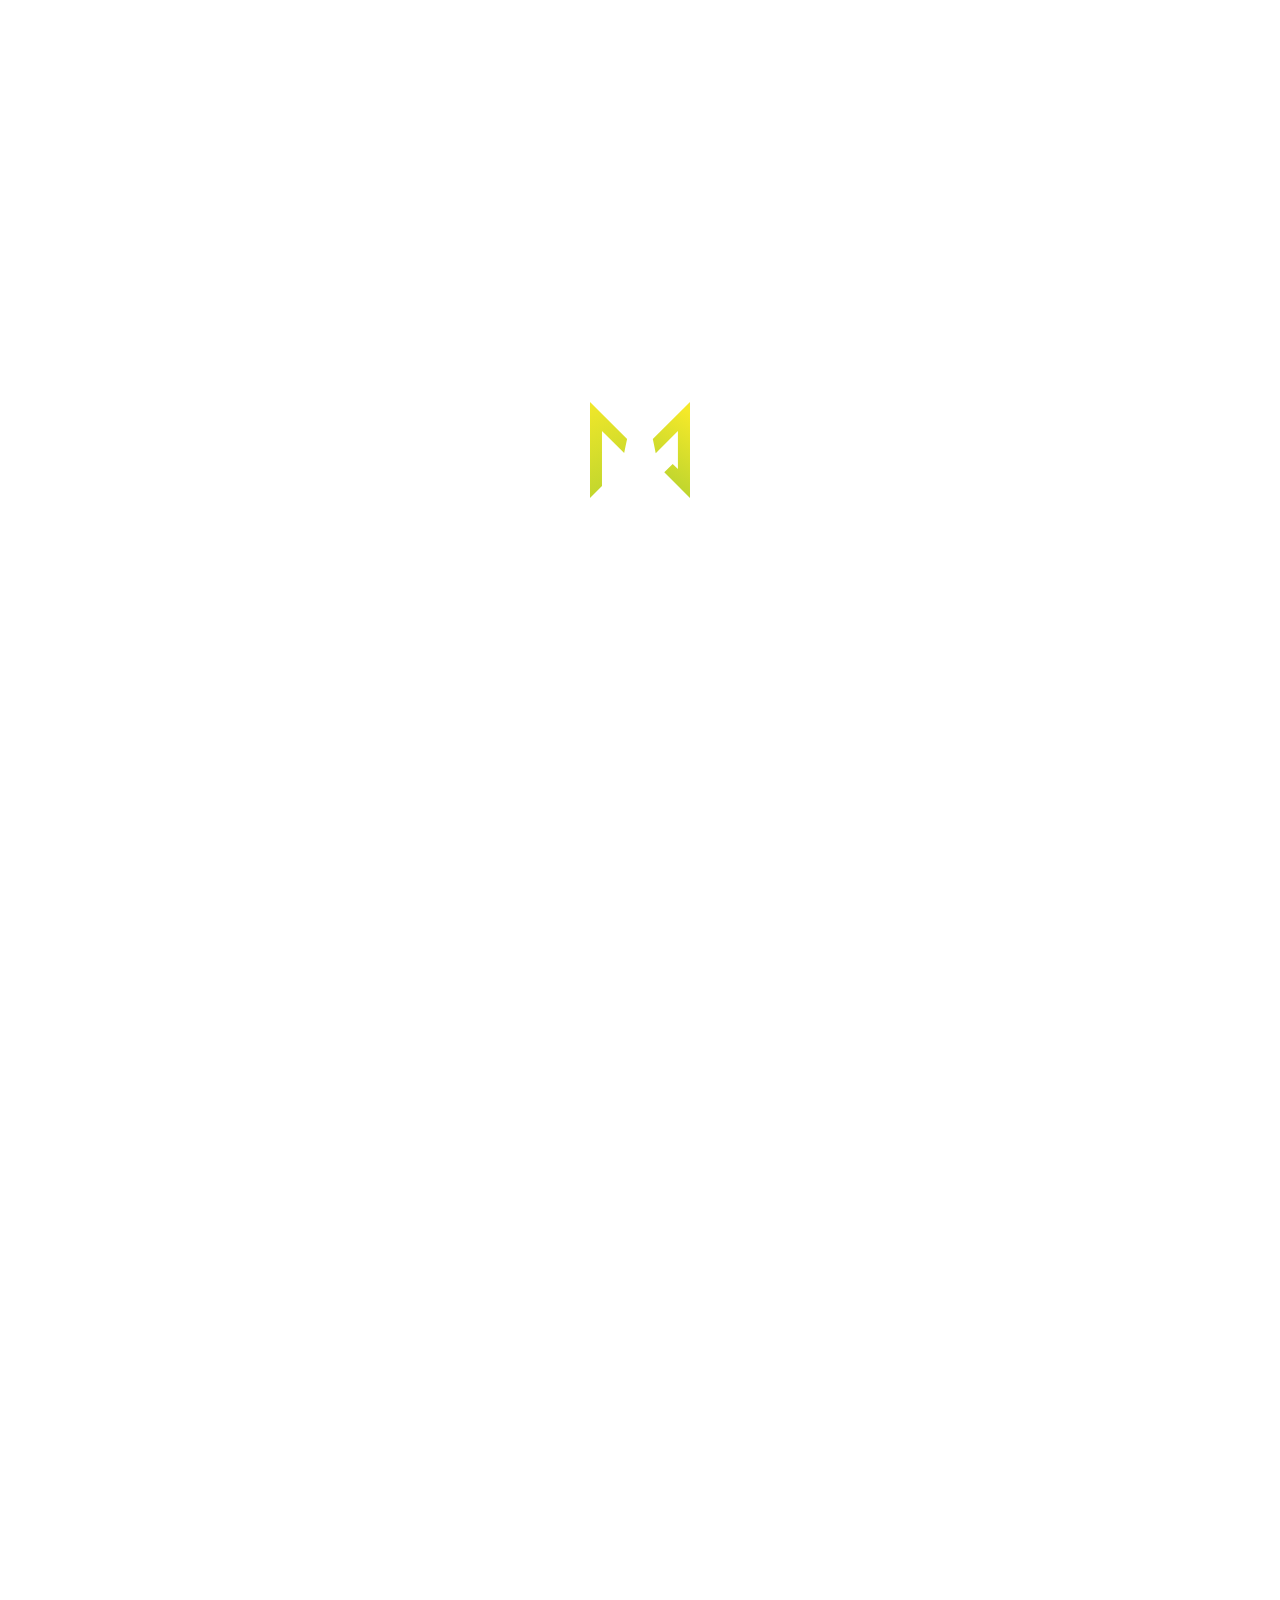
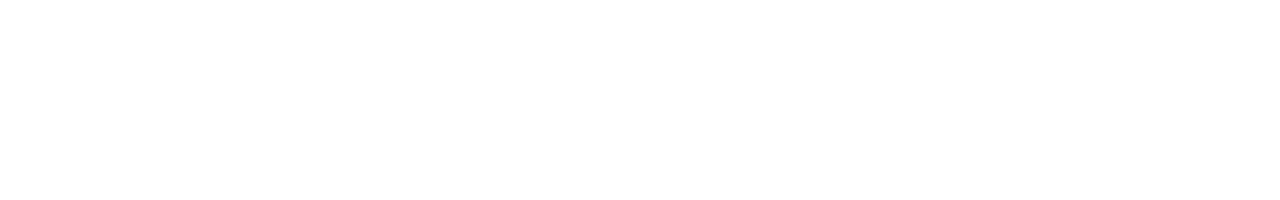
<file: index.html>
<!DOCTYPE html>
<!--[if lt IE 7]>      <html class="no-js lt-ie9 lt-ie8 lt-ie7"> <![endif]-->
<!--[if IE 7]>         <html class="no-js lt-ie9 lt-ie8"> <![endif]-->
<!--[if IE 8]>         <html class="no-js lt-ie9"> <![endif]-->
<!--[if gt IE 8]><!--> <html class="no-js"> <!--<![endif]-->
    <head>
        <meta charset="utf-8">
        <meta http-equiv="X-UA-Compatible" content="IE=edge,chrome=1">
        <title>Jacky Meng</title>
        <meta name="description" content="This is Jacky Meng's Portfolio Site">
        <meta name="viewport" content="width=device-width">
        <meta http-equiv="cache-control" content="no-cache" />
        <meta http-equiv="expires" content="0" />
        <meta http-equiv="pragma" content="no-cache" />
        <link rel='shortcut icon' href='favicon.ico' type='image/x-icon'/ >
        <link rel="stylesheet" type="text/css" href="css/jquery.fullPage.min.css" />
        <link rel="stylesheet" type="text/css" href="css/hamburgers.css" />
        <link rel="stylesheet" type="text/css" href="css/style.css">
        <link href="https://fonts.googleapis.com/css2?family=Roboto:ital,wght@0,300;0,400;0,700;0,900;1,500&display=swap" rel="stylesheet">
		<link href="https://fonts.googleapis.com/css?family=Nunito:400,700" rel="stylesheet">
        <script src="js/jquery-3.3.1.min.js"></script>
        <script src="js/jquery-ui.min.js"></script>
        <script src="js/vendor/modernizr-2.6.2.min.js"></script>
    </head>
    <body class="homepage">
        <div id="load_screen">
            <div class="preload">
                <img class="logoAnimation" src="img/logo.svg" alt="loading">
            </div>
        </div>
        <nav>
            <a href="index.html"><img class="logosvg" src="img/logo_name.svg" alt="logo"></a>
            <div onclick="toggleNav()" class="hamburger hamburger--emphatic-r" type="button">
              <span class="hamburger-box">
                <span class="hamburger-inner"></span>
              </span>
            </div>
        </nav>
        <div class="menu" id="menu">
            <ul>
                <a href="index.html#portfolio"><li class="category" id="uiux">UI/UX Project</li></a>
                <a href="project5.html" id="project5">
                    <li>Simply Breakfast</li>
                </a>
                <a href="roadtothefuture.html" id="project2">
                    <li>Road to the Future</li>
                </a>
                <a href="rade.html" id="project1">
                    <li>RADE</li>
                </a>
                <a href="project3.html" id="project3">
                    <li>Dragon Slayer</li>
                </a>
                <a href="index.html#portfolio"><li class="category"id="web">Web Development</li></a>
                <a href="project6.html" id="project6">
                    <li>Bunny Time</li>
                </a>
                <a href="project7.html" id="project7">
                    <li>Lombard Street</li>
                </a>
                <a href="index.html#portfolio"><li class="category"id="type">Type Design</li></a>
                <a href="project8.html" id="project8">
                    <li>Venom</li>
                </a>
                <a href="index.html#portfolio"><li class="category"id="photography">Photography</li></a>
                <a href="project9.html" id="project9">
                    <li>ChinaGuide</li>
                </a>
                <a href="index.html#portfolio">
                <li class="category"id="visual">Visual Design</li>
                </a>
                <a href="project4.html" id="project4">
                    <li>Miscellaneous Works</li>
                </a>
                <a href="#about">
                    <li class="category" style="cursor: pointer;">About</li>
                </a>
            </ul>
        </div>
        <div id="fullpage" class="content">
        <div class="portfolio section">
            <div class="works">
                <a href="rade.html">
                     <div class="work1"></div>
                 </a>
                 <a href="roadtothefuture.html">
                     <div class="work2"></div>
                 </a>
                 <a href="project3.html">
                     <div class="work3"></div>
                 </a>
                 <a href="project4.html">
                     <div class="work4"></div>
                 </a>
                 <a href="project5.html">
                     <div class="work5"></div>
                 </a>
                 <a href="project6.html">
                     <div class="work6"></div>
                 </a>
                 <a href="project7.html">
                     <div class="work7"></div>
                 </a>
                 <a href="project8.html">
                     <div class="work8"></div>
                 </a>
                 <a href="project9.html">
                     <div class="work9"></div>
                 </a> 
            </div>
        </div>
        <div class="about section">
            <div class="aboutContent">
                <img class="aboutImg" src="img/photo.jpg" alt="">
                <img class="aboutTexts" src="img/aboutTexts.svg" alt="">
                <p class="content">My name is Jacky Meng. I graduated from the Web Design & New Media major at Academy of Art University in May 2018. I am proficient in UI/UX design and web development languages like HTML, CSS, and JavaScript. I believe with my skill and creativity, I could bring a lot of brilliant ideas to your company.</p>
            </div>
        </div>
        </div>
        <script type="text/javascript" src="js/jquery.fullPage.min.js"></script>
        <script src="js/main.js"></script>
    </body>
</html>
</file>
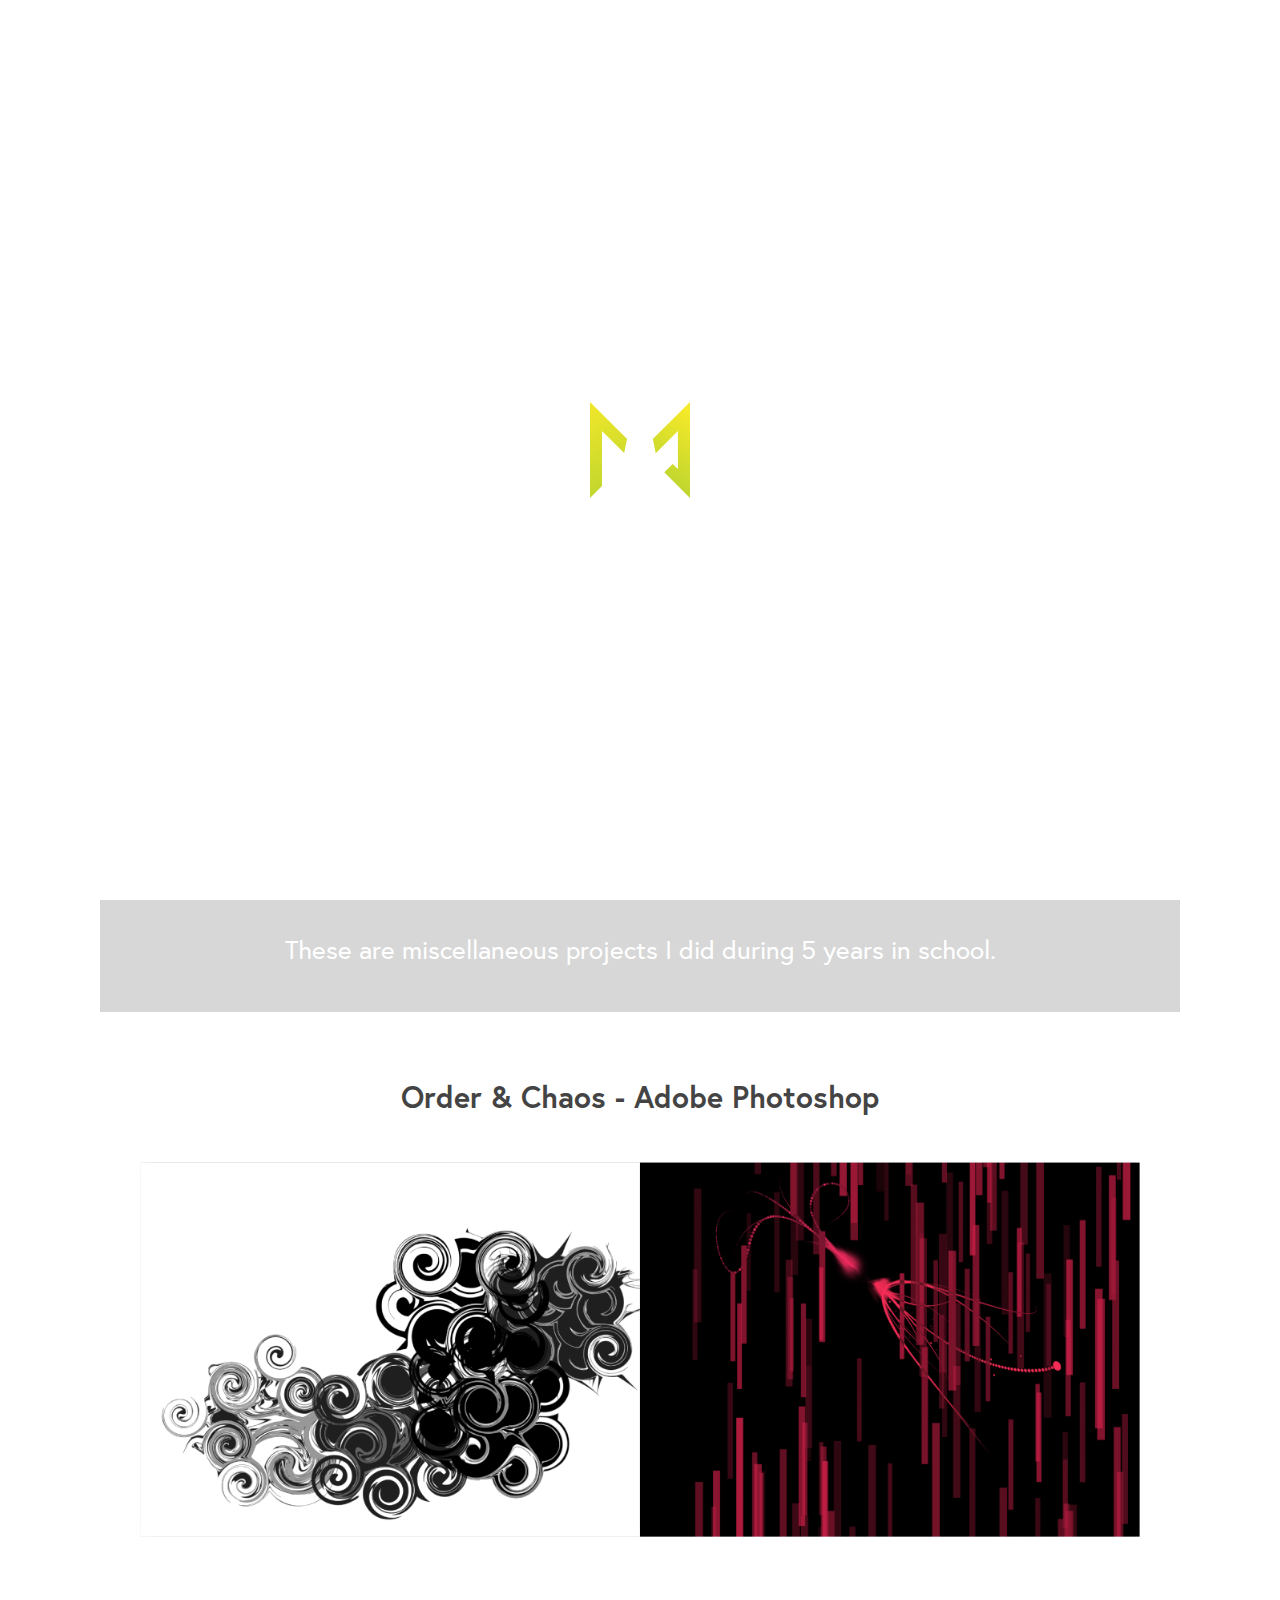
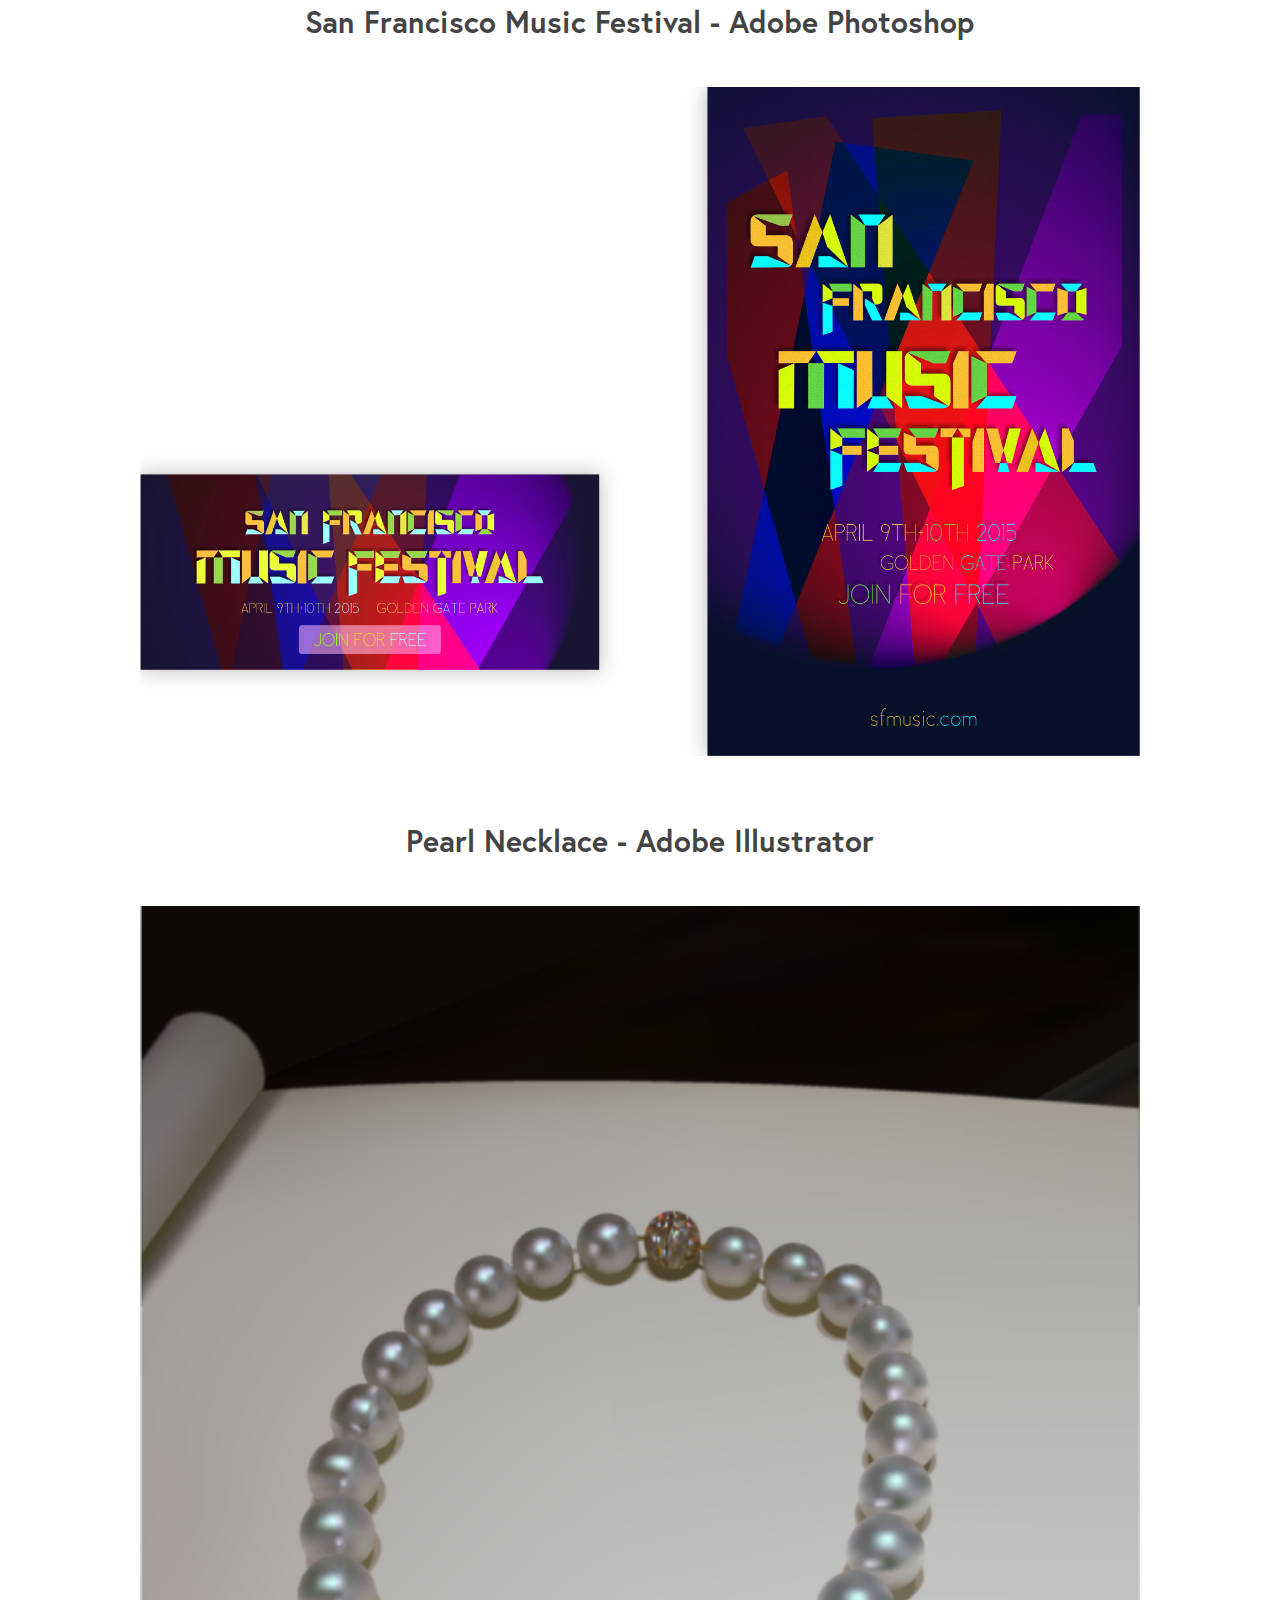
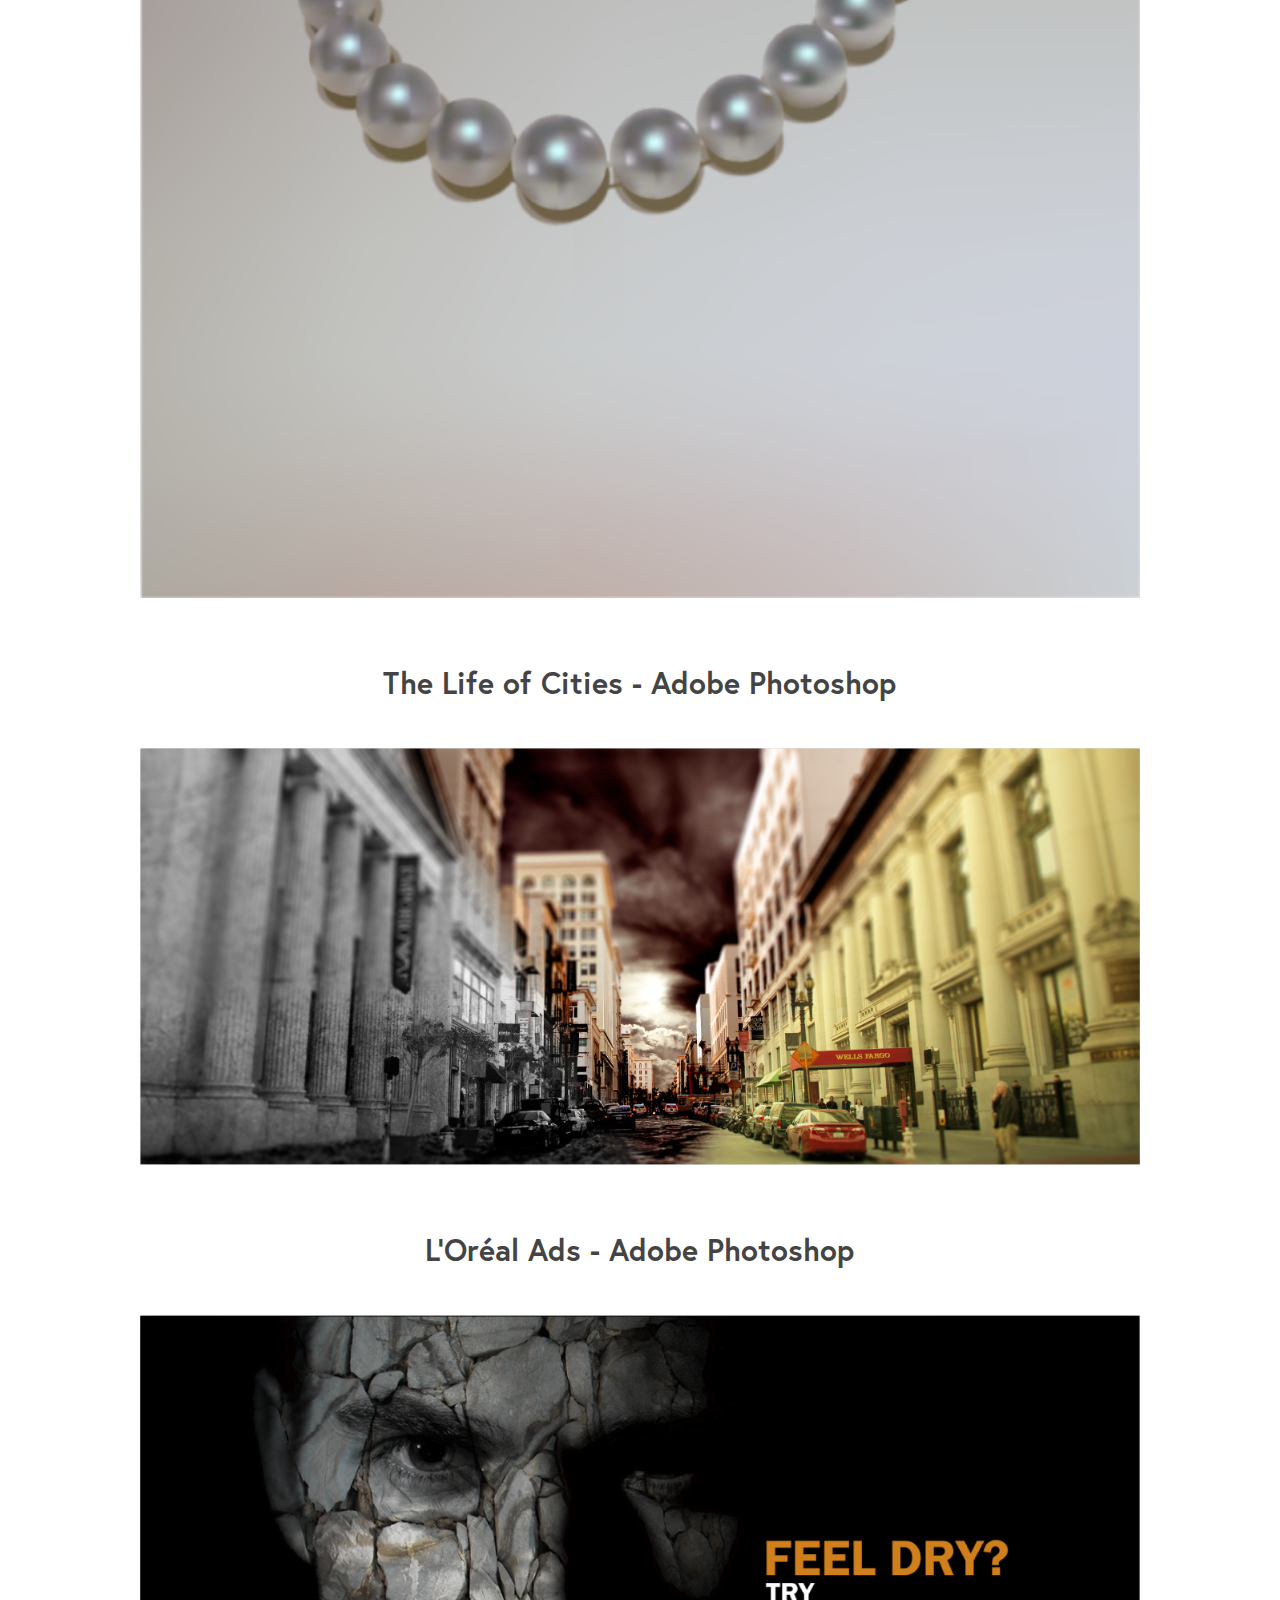
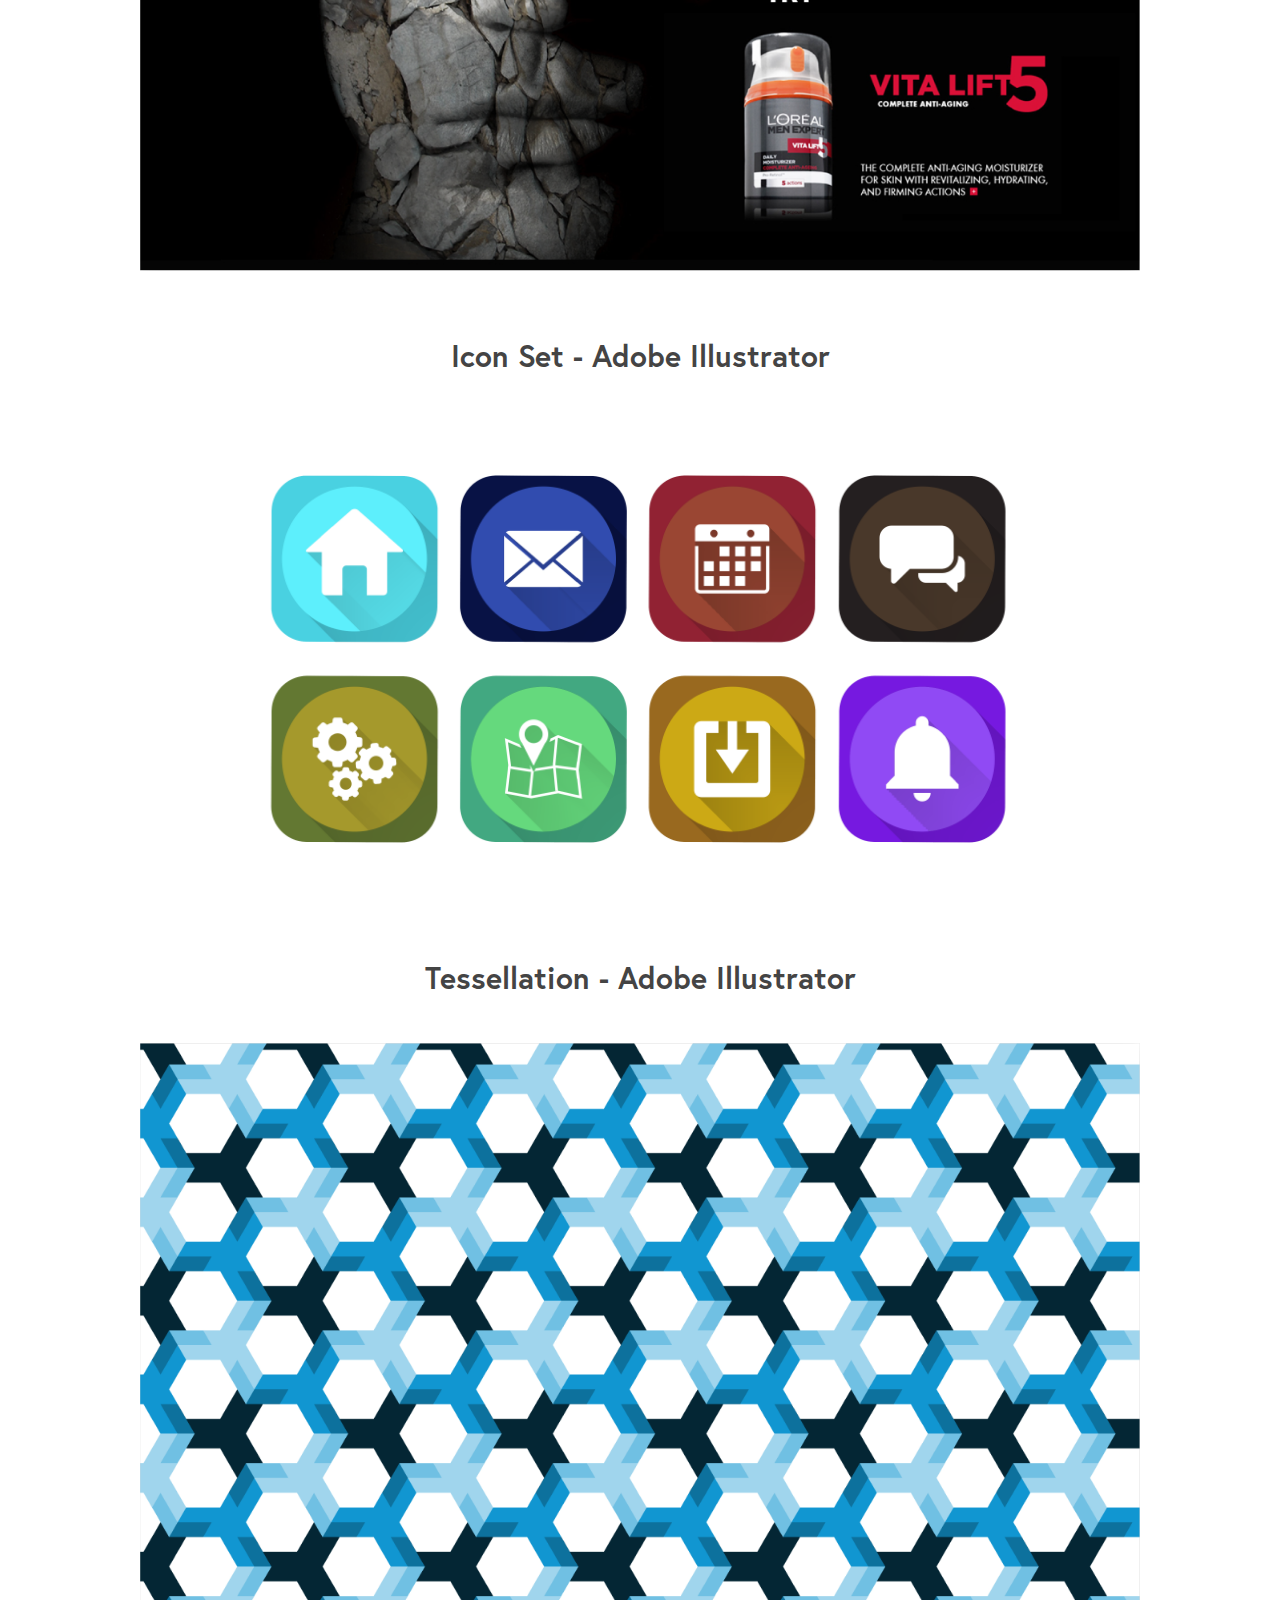
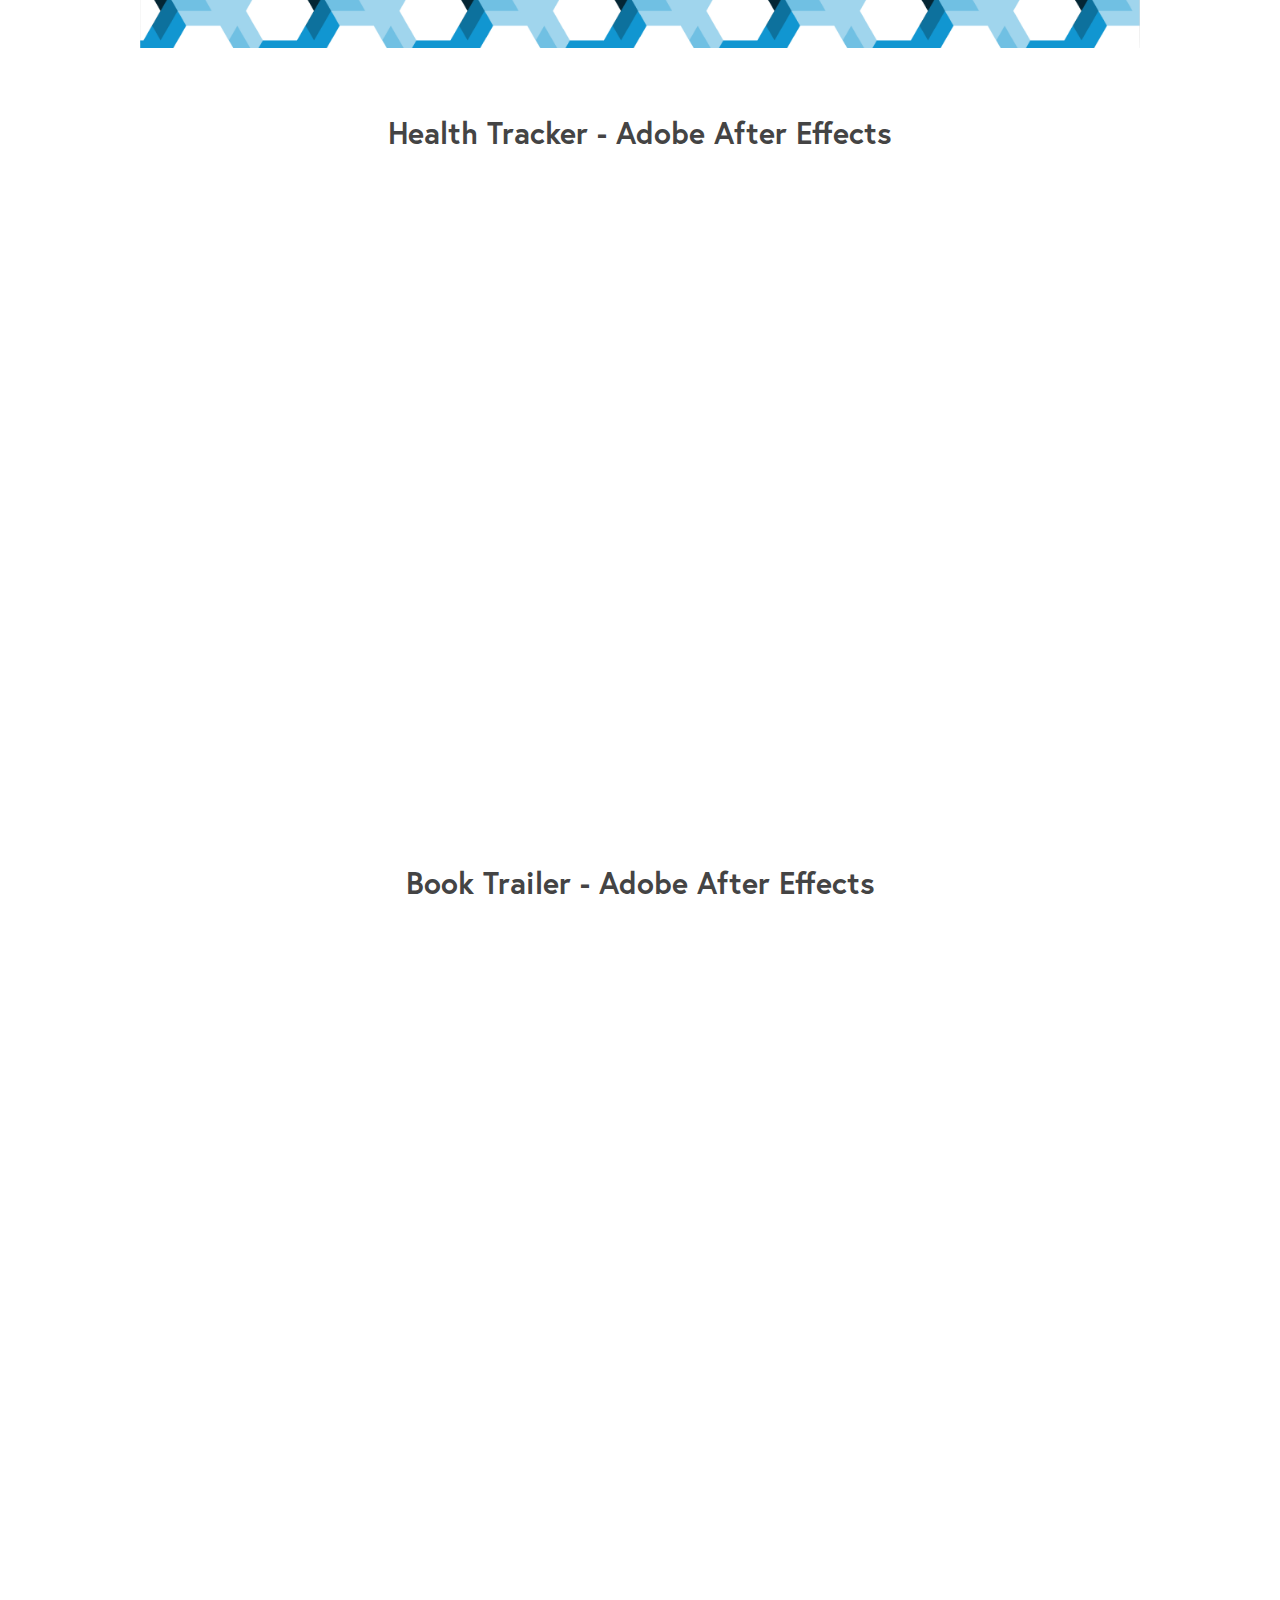
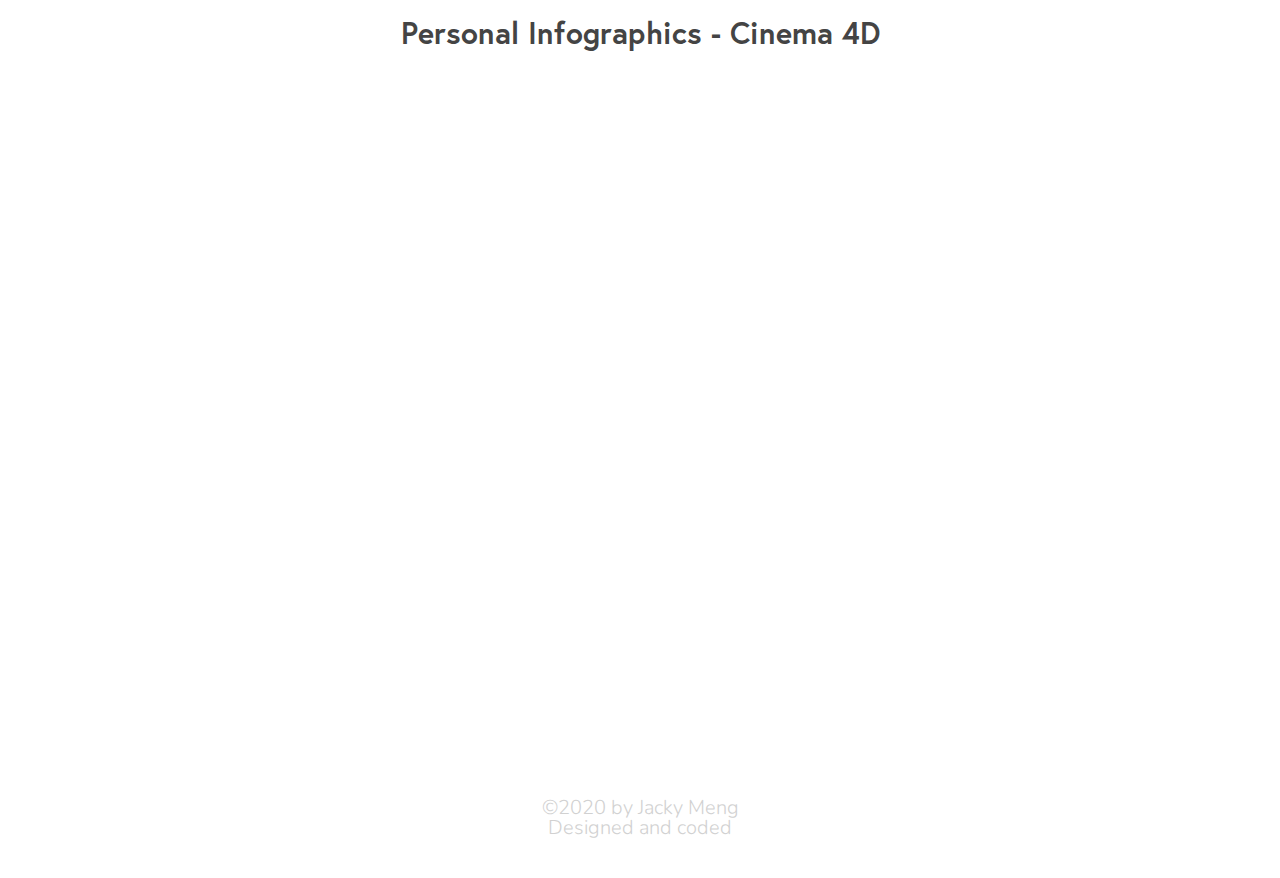
<file: project4.html>
<!DOCTYPE html>
<!--[if lt IE 7]>      <html class="no-js lt-ie9 lt-ie8 lt-ie7"> <![endif]-->
<!--[if IE 7]>         <html class="no-js lt-ie9 lt-ie8"> <![endif]-->
<!--[if IE 8]>         <html class="no-js lt-ie9"> <![endif]-->
<!--[if gt IE 8]><!--> <html class="no-js"> <!--<![endif]-->
    <head>
        <meta charset="utf-8">
        <meta http-equiv="X-UA-Compatible" content="IE=edge,chrome=1">
        <title>Miscellaneous Works</title>
        <meta name="description" content="This is Jacky Meng's Portfolio Site">
        <meta name="viewport" content="width=device-width">
        <meta http-equiv="cache-control" content="no-cache" />
        <meta http-equiv="expires" content="0" />
        <meta http-equiv="pragma" content="no-cache" />
        <script src="js/jquery-3.3.1.min.js"></script>
        <script src="js/jquery-ui.min.js"></script>
        <link rel='shortcut icon' href='favicon.ico' type='image/x-icon'/ >
        <link rel="stylesheet" href="css/style.css">
		<link href="https://fonts.googleapis.com/css?family=Nunito:300,400,600" rel="stylesheet">
        <link rel="stylesheet" type="text/css" href="css/hamburgers.css" />

        <script src="js/vendor/modernizr-2.6.2.min.js"></script>
    </head>
    <body>
        <div id="load_screen"><div class="preload"><img class="logoAnimation" src="img/logo.svg" alt="loading"></div></div>

		<nav>
            <a href="index.html"><img class="logosvg" src="img/logo_name.svg" alt="logo"></a>
            <div onclick="toggleNav()" class="hamburger hamburger--emphatic-r" type="button">
              <span class="hamburger-box">
                <span class="hamburger-inner"></span>
              </span>
            </div>
        </nav>
        <div class="menu">
            <ul>
                <a href="index.html#portfolio"><li class="category" id="uiux">UI/UX Project</li></a>
                <a href="project5.html" id="project5">
                    <li>Simply Breakfast</li>
                </a>
                <a href="roadtothefuture.html" id="project2">
                    <li>Road to the Future</li>
                </a>
                <a href="rade.html" id="project1">
                    <li>RADE</li>
                </a>
                <a href="project3.html" id="project3">
                    <li>Dragon Slayer</li>
                </a>
                <a href="index.html#portfolio"><li class="category"id="web">Web Development</li></a>
                <a href="project6.html" id="project6">
                    <li>Bunny Time</li>
                </a>
                <a href="project7.html" id="project7">
                    <li>Lombard Street</li>
                </a>
                <a href="index.html#portfolio"><li class="category"id="type">Type Design</li></a>
                <a href="project8.html" id="project8">
                    <li>Venom</li>
                </a>
                <a href="index.html#portfolio"><li class="category"id="photography">Photography</li></a>
                <a href="project9.html" id="project9">
                    <li>ChinaGuide</li>
                </a>
                <a href="index.html#portfolio">
                <li class="category"id="visual">Visual Design</li>
                </a>
                <a href="project4.html" id="project4">
                    <li>Miscellaneous Works</li>
                </a>
                <a href="index.html#about">
                    <li class="category" style="cursor: pointer;">About</li>
                </a>
            </ul>
        </div>
        <div class="content">
        <div class="p-overview">
            <div class="p-img4">
                <a href="index.html">
                    <div class="backButton">
                        <img class="backButtonImg" src="img/back-arrow.svg">
                    </div>
                </a>
            </div>
            <div class="p-name p-name4">
                <h1>Miscellaneous Works</h1>
                <h2>Visual Design</h2>
            </div>
        </div>
        <p class="content important">These are miscellaneous projects I did during 5 years in school.</p>
        <h1>Order & Chaos - Adobe Photoshop</h1>
        <img class="center contentImg" src="img/pj4_1.png">
        <h1>San Francisco Music Festival - Adobe Photoshop</h1>
        <img class="center contentImg" src="img/pj4_2.png">
        <h1>Pearl Necklace - Adobe Illustrator</h1>
        <img class="center contentImg" src="img/pj4_4.png">
        <h1>The Life of Cities - Adobe Photoshop</h1>
        <img class="center contentImg" src="img/pj4_5.png">
        <h1>L'Oréal Ads - Adobe Photoshop</h1>
        <img class="center contentImg" src="img/pj4_6.png">
        <h1>Icon Set - Adobe Illustrator</h1>
        <img class="center contentImg" src="img/pj4_7.png">
        <h1>Tessellation - Adobe Illustrator</h1>
        <img class="center contentImg" src="img/pj4_8.png">
        <h1>Health Tracker - Adobe After Effects</h1>
        <iframe src="https://player.vimeo.com/video/159282418" class="center contentImg iframe" frameborder="0" webkitallowfullscreen mozallowfullscreen allowfullscreen></iframe>
        <h1>Book Trailer - Adobe After Effects</h1>
        <iframe src="https://player.vimeo.com/video/159182525" class="center contentImg iframe" frameborder="0" webkitallowfullscreen mozallowfullscreen allowfullscreen></iframe>
        <h1>Personal Infographics - Cinema 4D</h1>
        <iframe src="https://player.vimeo.com/video/159182010" class="center contentImg iframe" frameborder="0" webkitallowfullscreen mozallowfullscreen allowfullscreen></iframe>
        </div>
        <footer>
            <p>©2020 by Jacky Meng</p>
            <p>Designed and coded</p>
        </footer>
        <script type="text/javascript" src="js/jquery.fullPage.min.js"></script>
        <script src="js/main.js"></script>
    </body>
    </html>
</file>
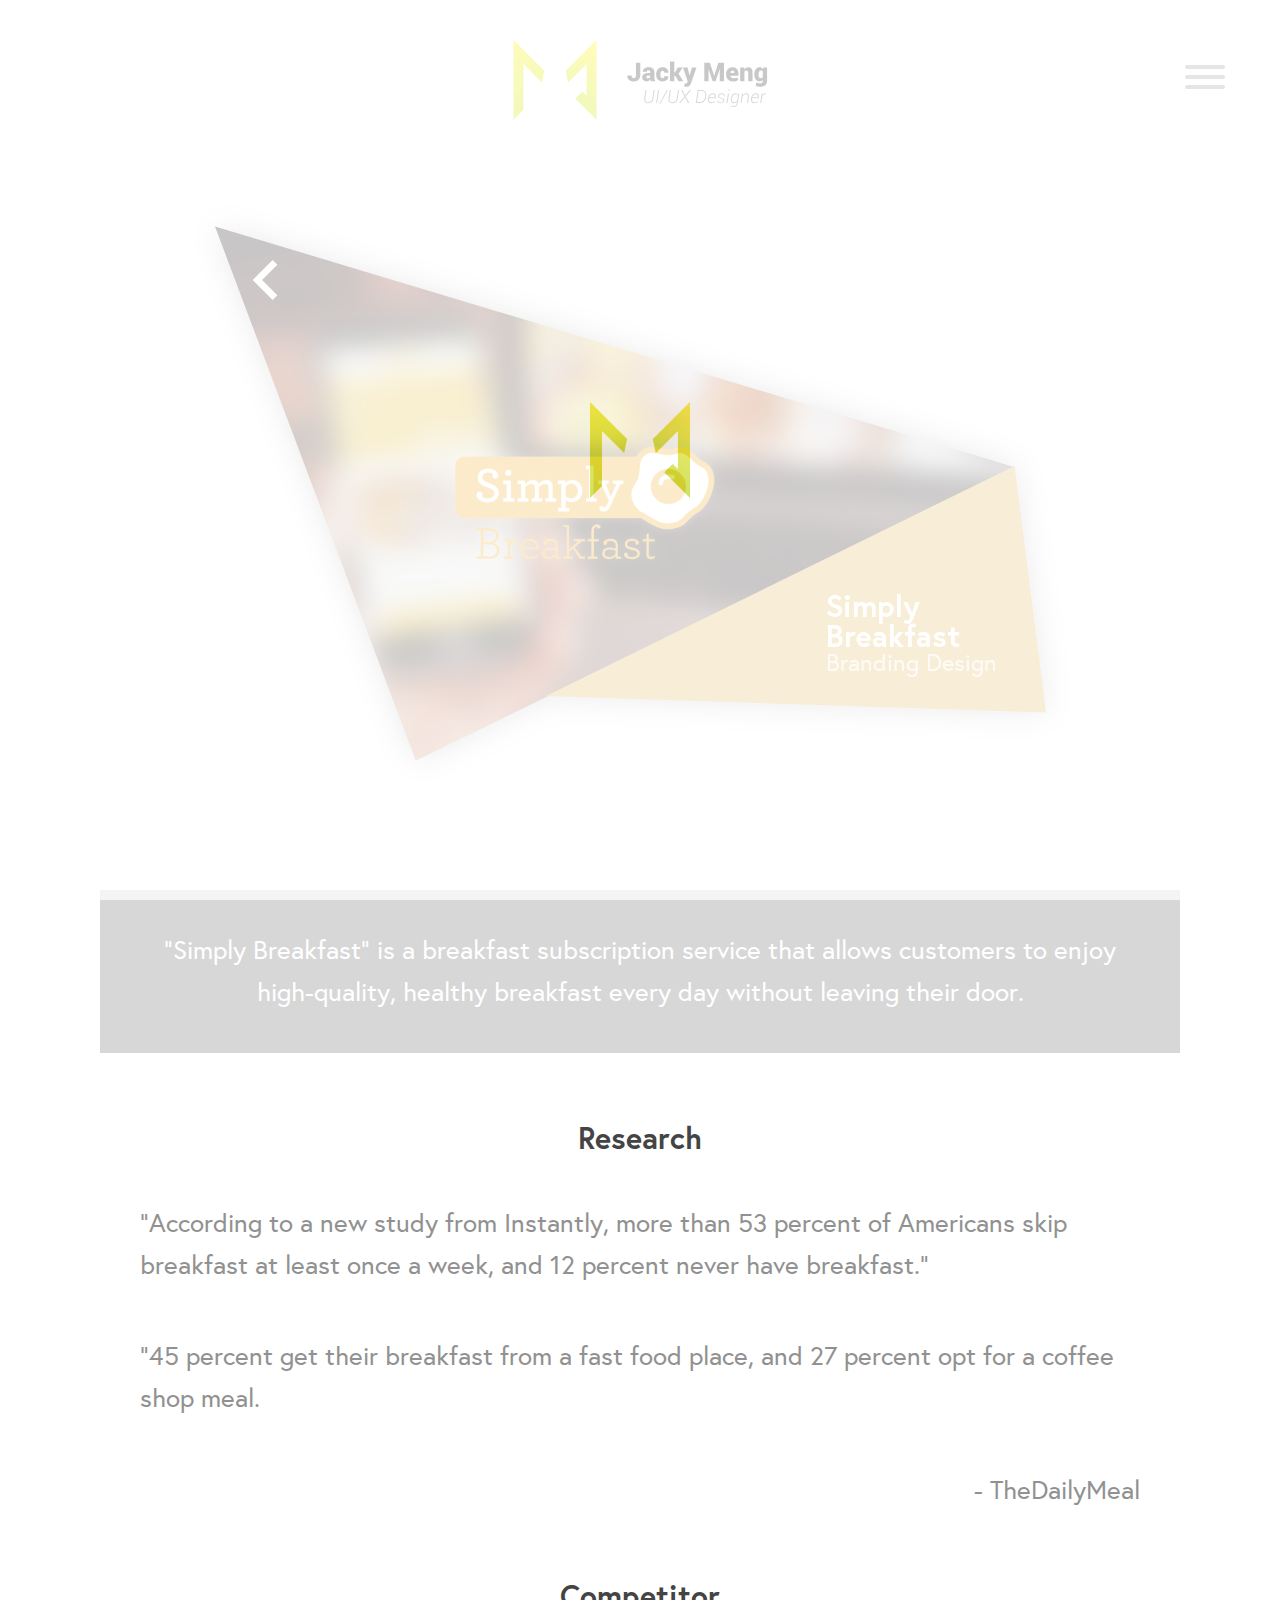
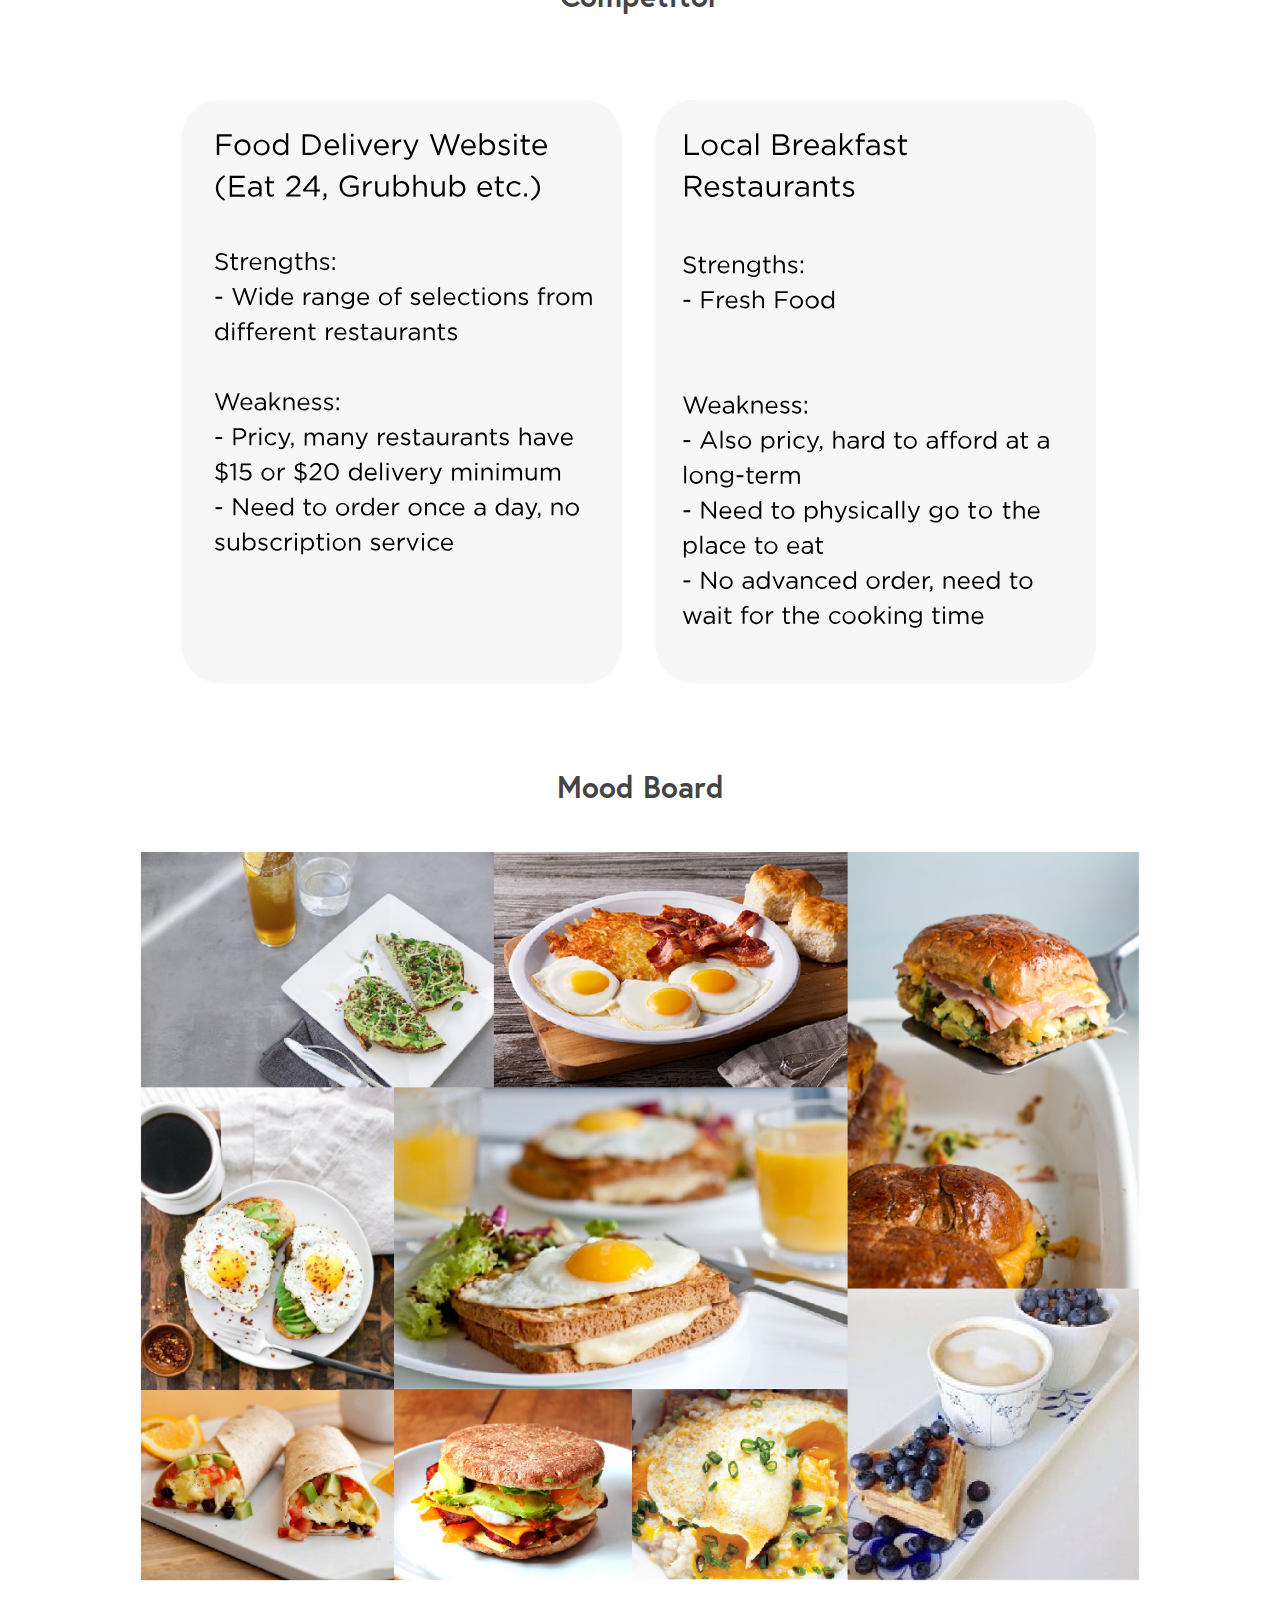
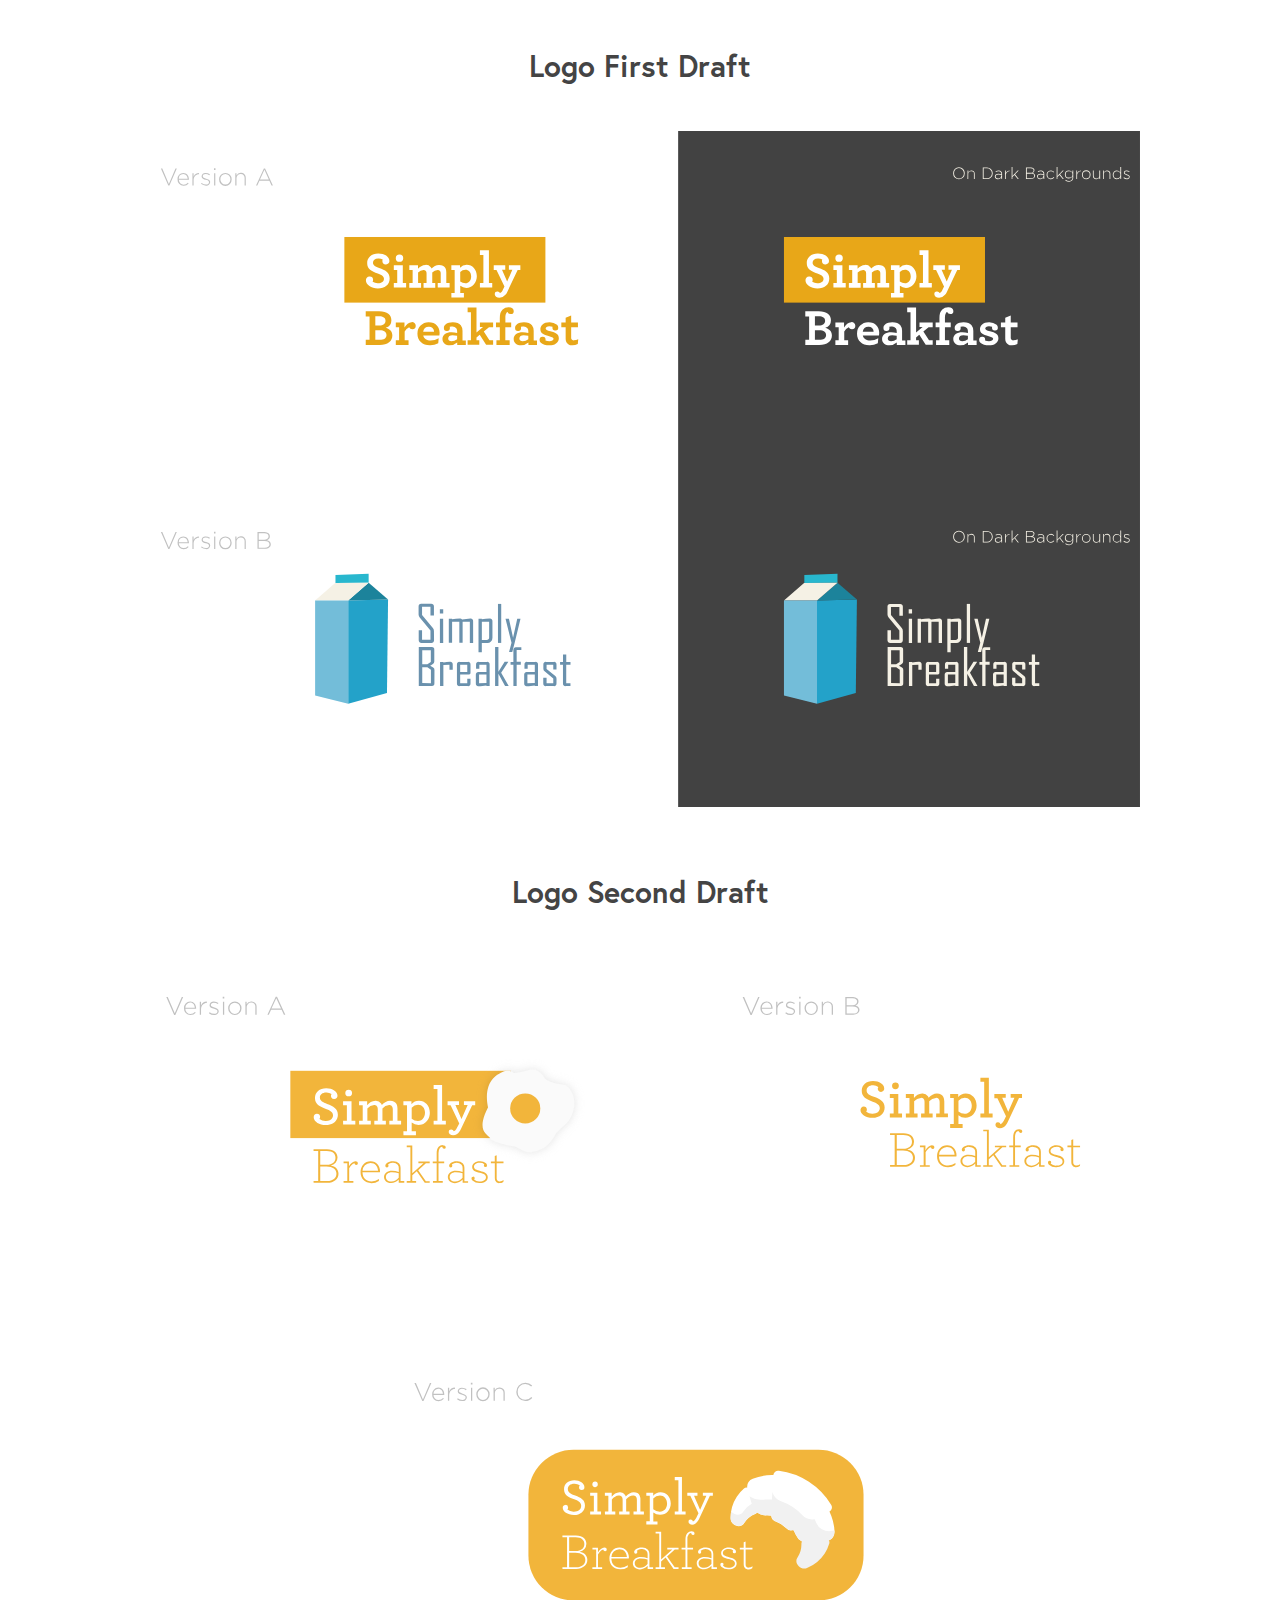
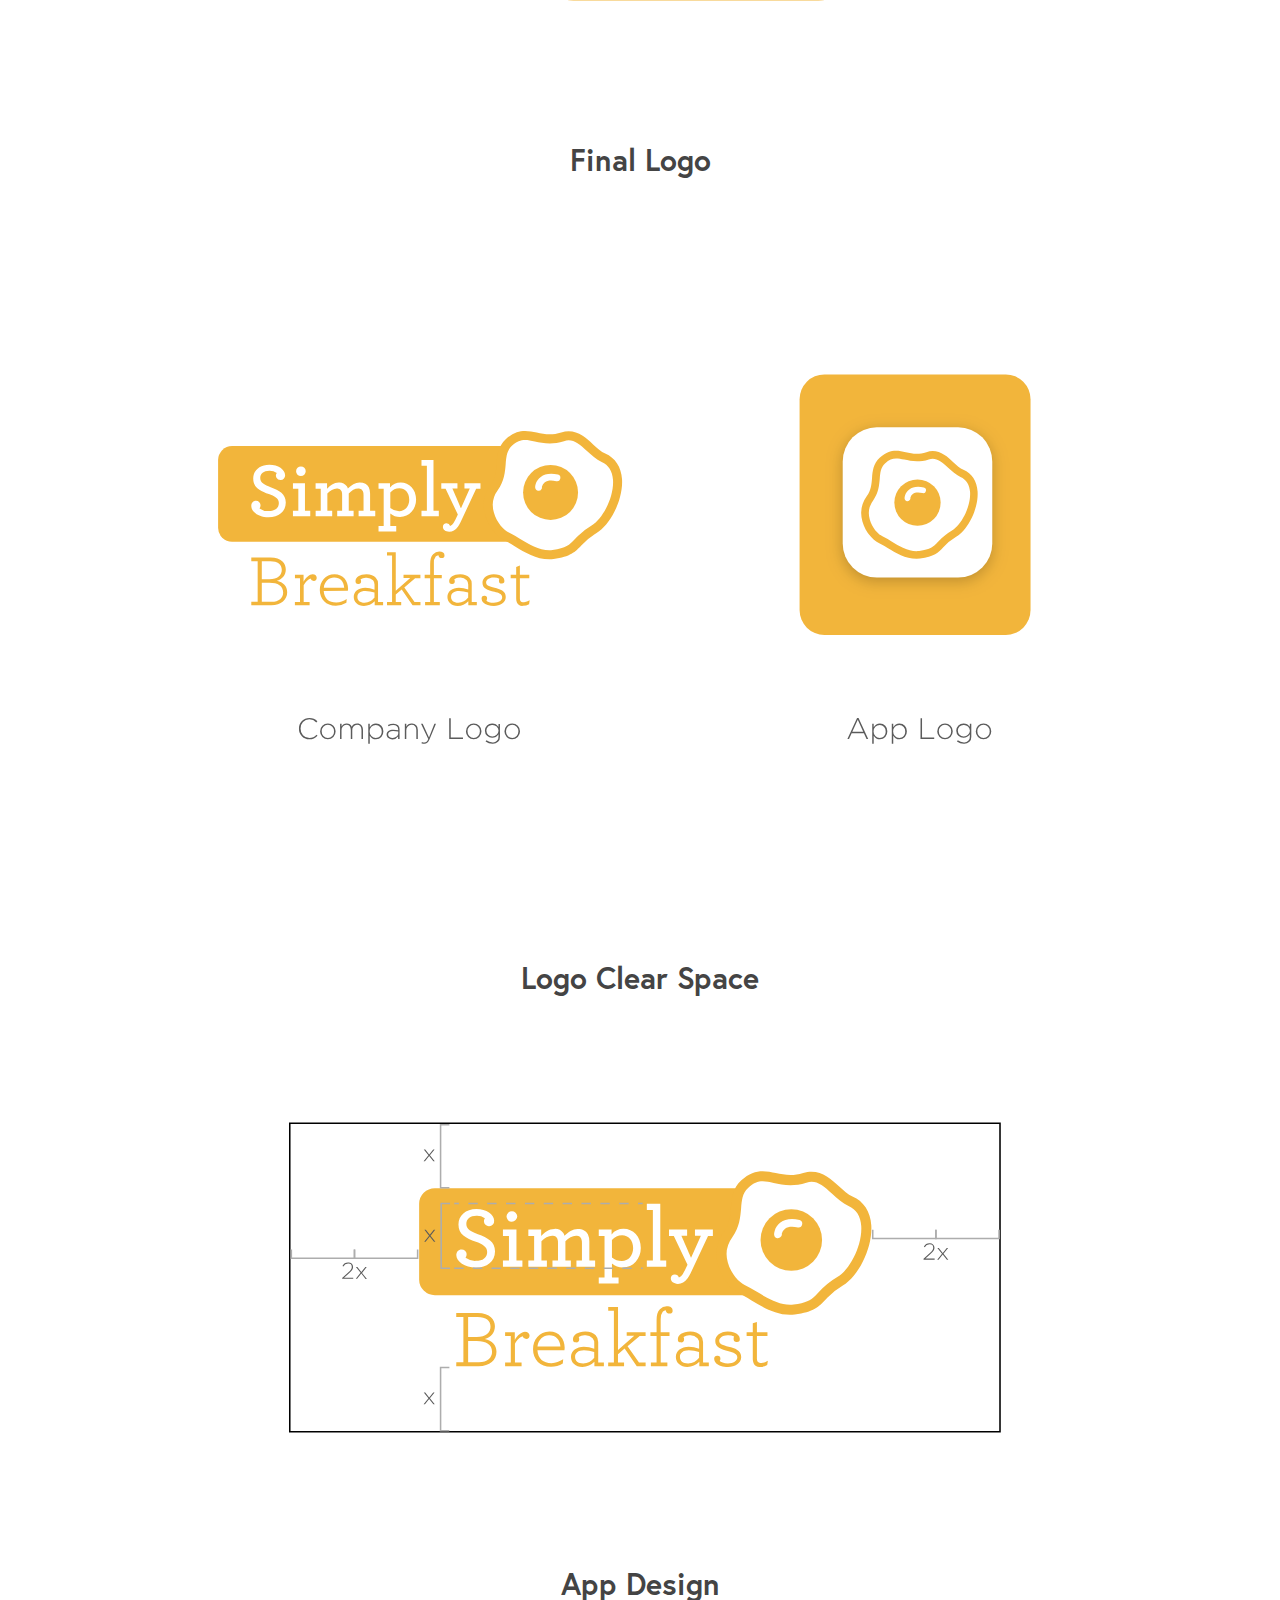
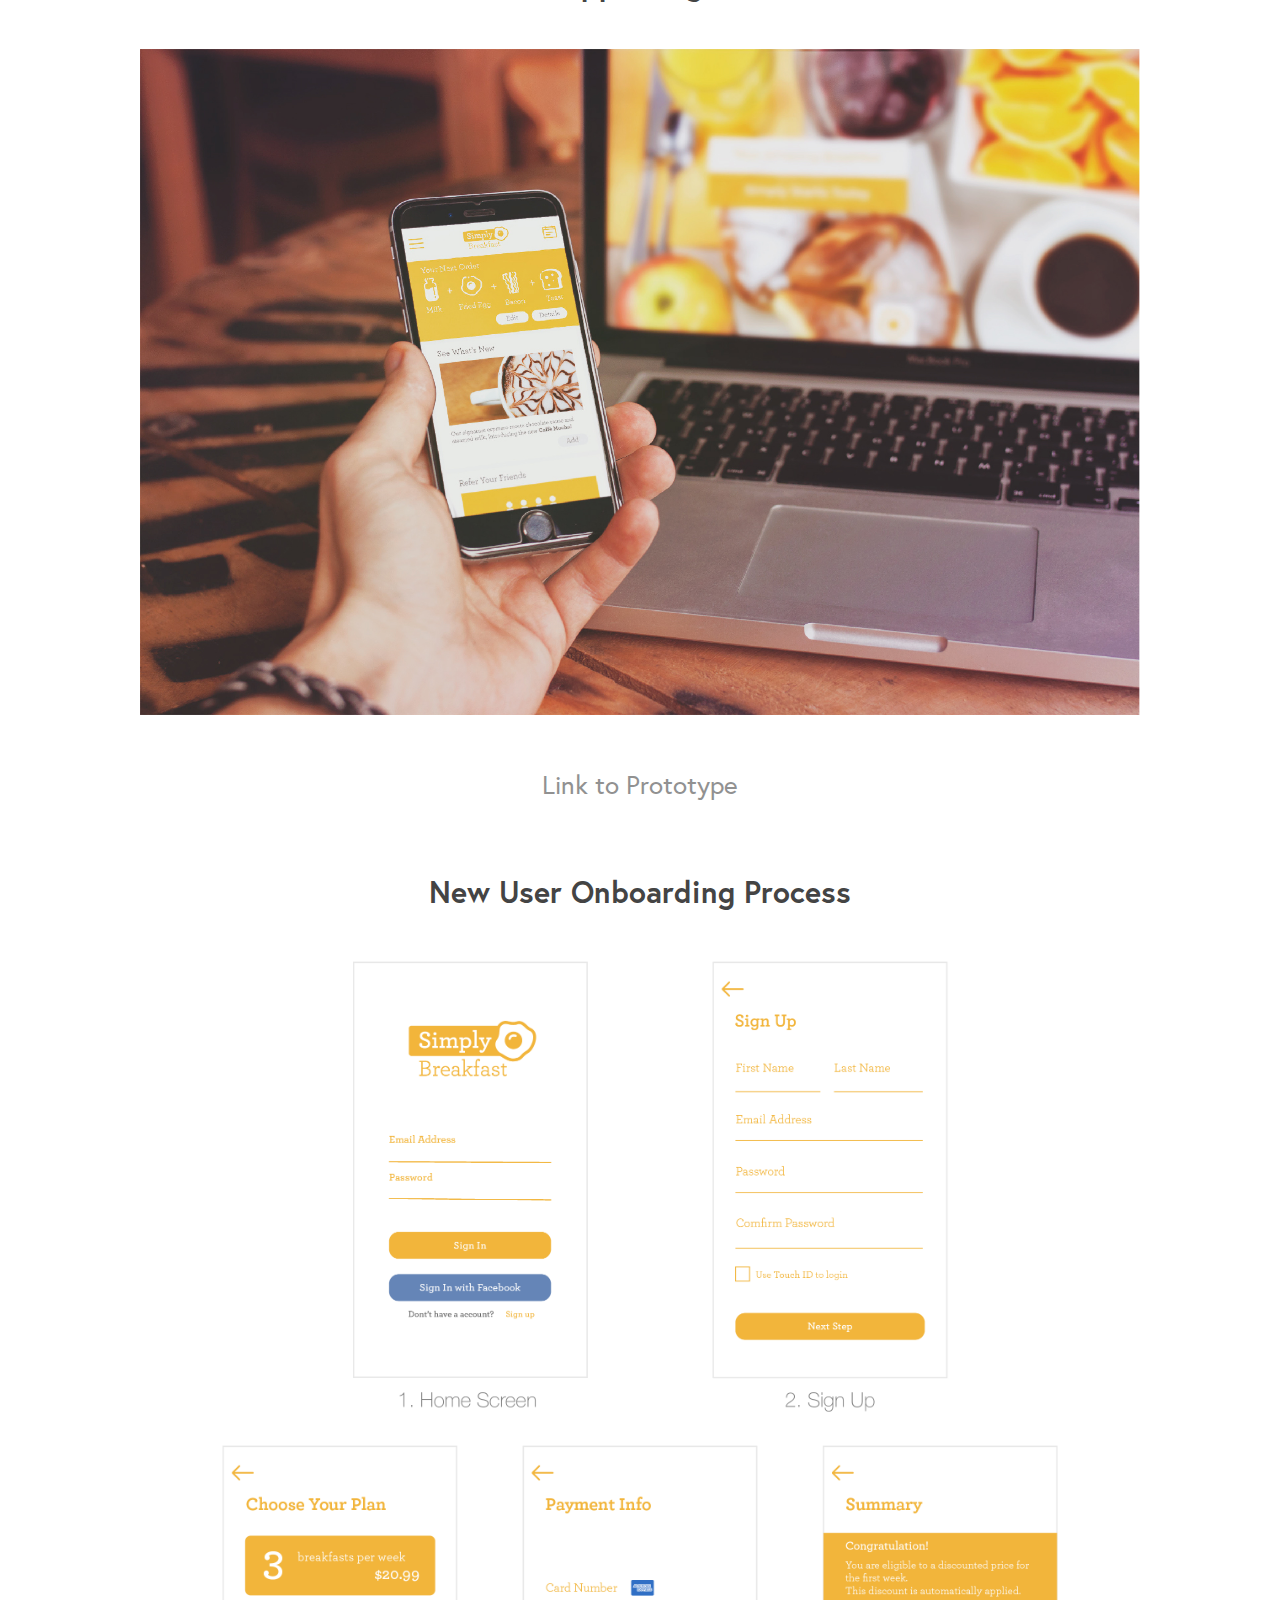
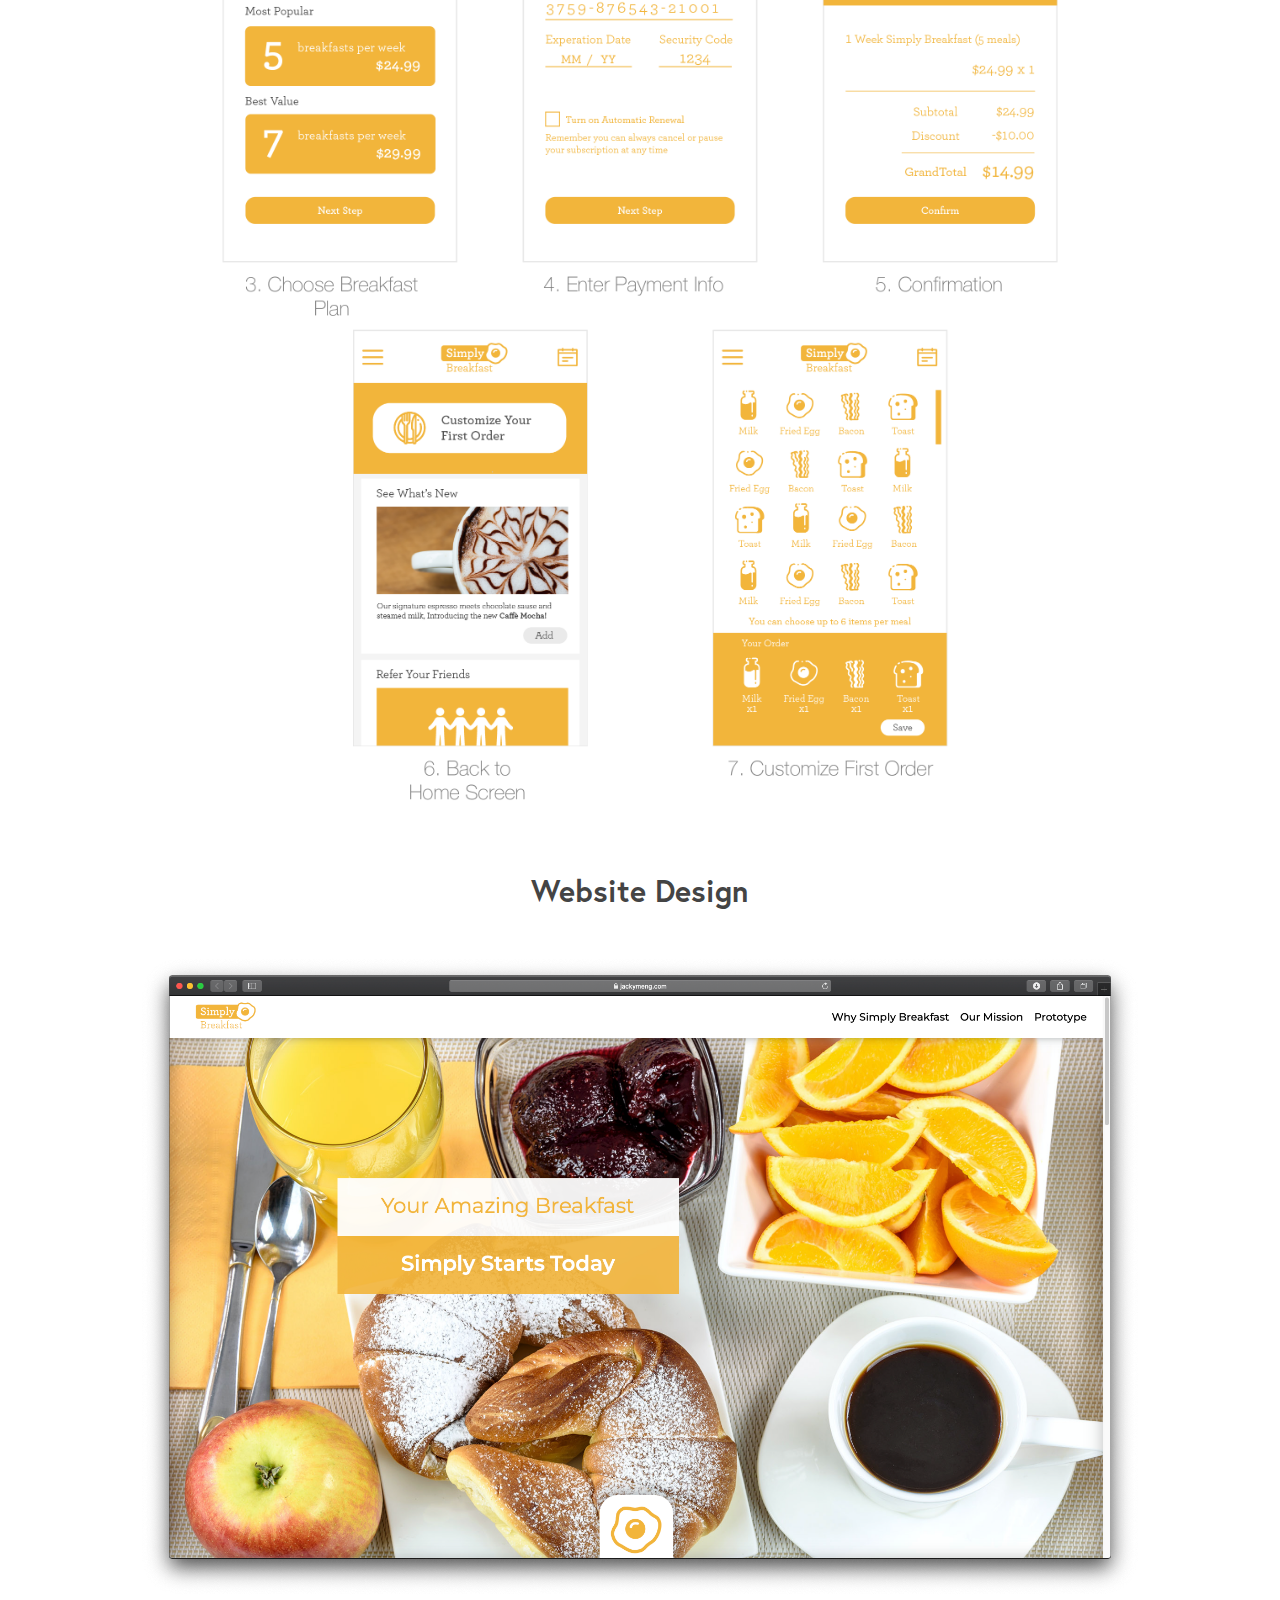
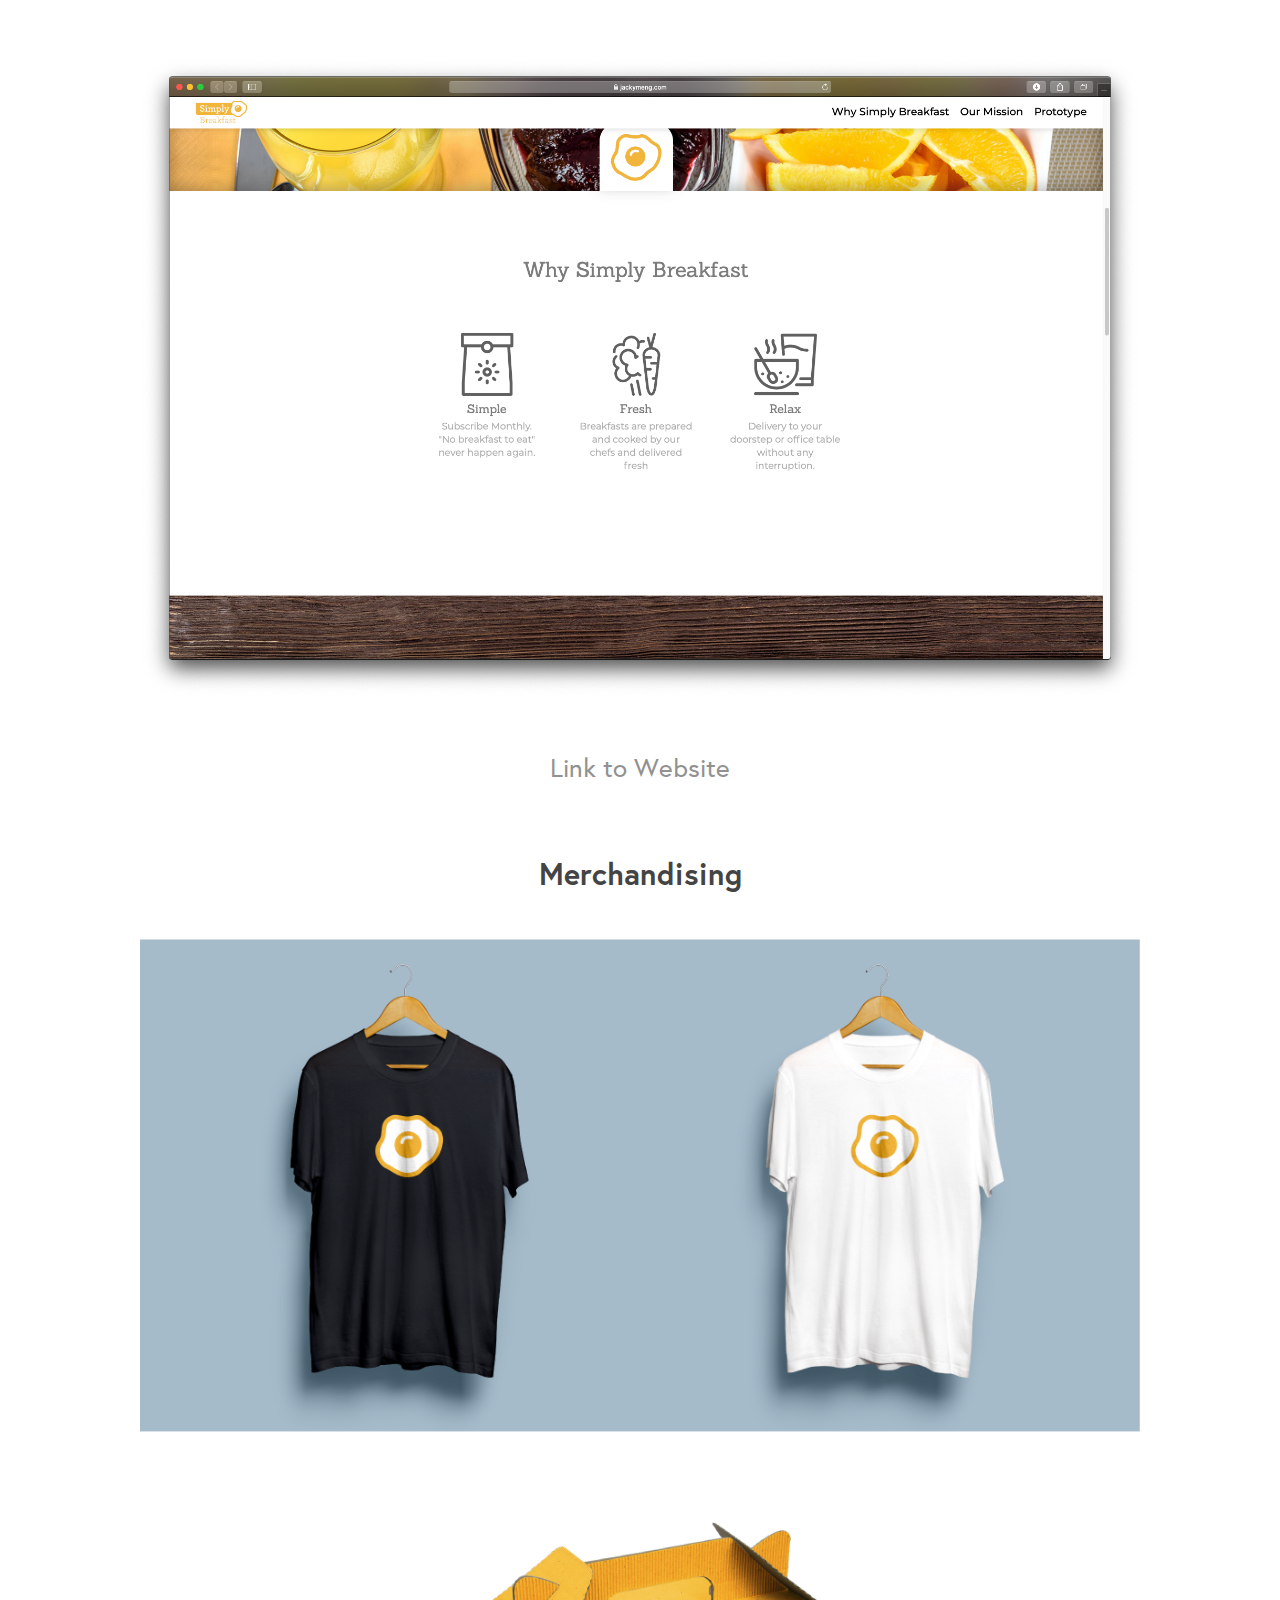
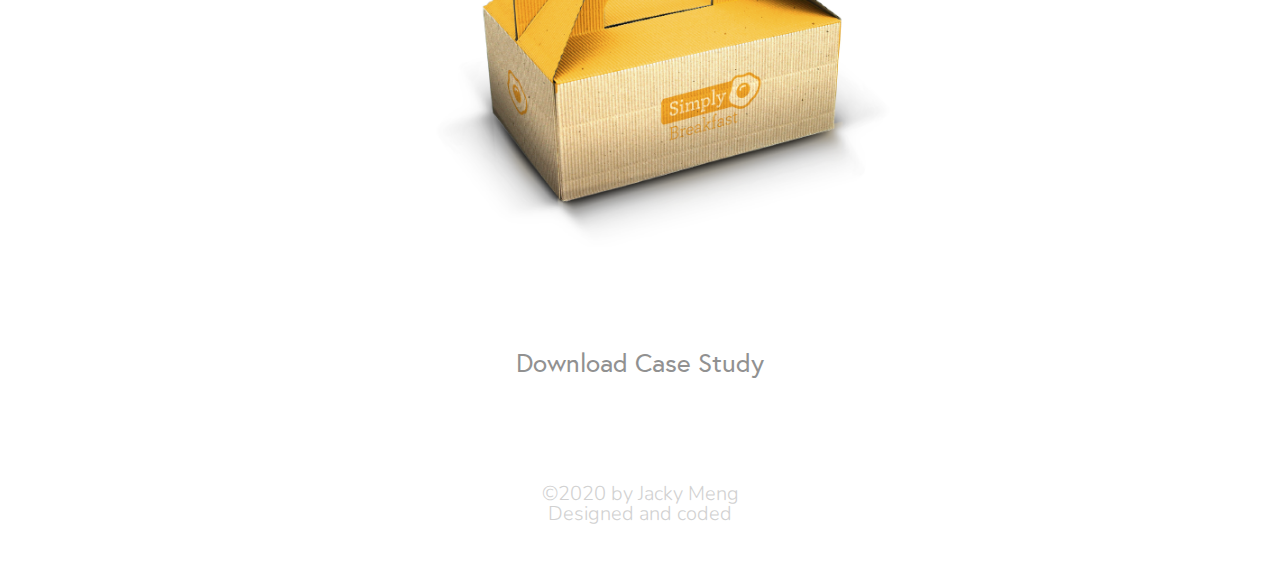
<file: project5.html>
<!DOCTYPE html>
<!--[if lt IE 7]>      <html class="no-js lt-ie9 lt-ie8 lt-ie7"> <![endif]-->
<!--[if IE 7]>         <html class="no-js lt-ie9 lt-ie8"> <![endif]-->
<!--[if IE 8]>         <html class="no-js lt-ie9"> <![endif]-->
<!--[if gt IE 8]><!--> <html class="no-js"> <!--<![endif]-->
    <head>
        <meta charset="utf-8">
        <meta http-equiv="X-UA-Compatible" content="IE=edge,chrome=1">
        <title>Simply Breakfast</title>
        <meta name="description" content="This is Jacky Meng's Portfolio Site">
        <meta name="viewport" content="width=device-width">
        <meta http-equiv="cache-control" content="no-cache" />
        <meta http-equiv="expires" content="0" />
        <meta http-equiv="pragma" content="no-cache" />
        <link rel='shortcut icon' href='favicon.ico' type='image/x-icon'/ >
        <link rel="stylesheet" href="css/style.css">
		<link href="https://fonts.googleapis.com/css?family=Nunito:300,400,600" rel="stylesheet">
        <link rel="stylesheet" type="text/css" href="css/hamburgers.css" />
        <script src="js/jquery-3.3.1.min.js"></script>
        <script src="js/jquery-ui.min.js"></script>
        <script src="js/vendor/modernizr-2.6.2.min.js"></script>
    </head>
    <body>
        <div id="load_screen"><div class="preload"><img class="logoAnimation" src="img/logo.svg" alt="loading"></div></div>
        
		<nav>
            <a href="index.html"><img class="logosvg" src="img/logo_name.svg" alt="logo"></a>
            <div onclick="toggleNav()" class="hamburger hamburger--emphatic-r" type="button">
              <span class="hamburger-box">
                <span class="hamburger-inner"></span>
              </span>
            </div>
        </nav>
        <div class="menu">
            <ul>
                <a href="index.html#portfolio"><li class="category" id="uiux">UI/UX Project</li></a>
                <a href="project5.html" id="project5">
                    <li>Simply Breakfast</li>
                </a>
                <a href="roadtothefuture.html" id="project2">
                    <li>Road to the Future</li>
                </a>
                <a href="rade.html" id="project1">
                    <li>RADE</li>
                </a>
                <a href="project3.html" id="project3">
                    <li>Dragon Slayer</li>
                </a>
                <a href="index.html#portfolio"><li class="category"id="web">Web Development</li></a>
                <a href="project6.html" id="project6">
                    <li>Bunny Time</li>
                </a>
                <a href="project7.html" id="project7">
                    <li>Lombard Street</li>
                </a>
                <a href="index.html#portfolio"><li class="category"id="type">Type Design</li></a>
                <a href="project8.html" id="project8">
                    <li>Venom</li>
                </a>
                <a href="index.html#portfolio"><li class="category"id="photography">Photography</li></a>
                <a href="project9.html" id="project9">
                    <li>ChinaGuide</li>
                </a>
                <a href="index.html#portfolio">
                <li class="category"id="visual">Visual Design</li>
                </a>
                <a href="project4.html" id="project4">
                    <li>Miscellaneous Works</li>
                </a>
                <a href="index.html#about">
                    <li class="category" style="cursor: pointer;">About</li>
                </a>
            </ul>
        </div>
        <div class="content">
        <div class="p-overview">
            <div class="p-img5">
                <a href="index.html">
                    <div class="backButton">
                        <img class="backButtonImg" src="img/back-arrow.svg">
                    </div>
                </a>
            </div>
            <div class="p-name p-name5">
                <h1>Simply Breakfast</h1>
                <h2>Branding Design</h2>
            </div>
        </div>
        <p class="content important">“Simply Breakfast” is a breakfast subscription service that allows customers to enjoy high-quality, healthy breakfast every day without leaving their door.</p>
        <h1>Research</h1>
        
        <p class="content left">“According to a new study from Instantly, more than 53 percent of Americans skip breakfast at least once a week, and 12 percent never have breakfast.”</p>
        <p class="content left">“45 percent get their breakfast from a fast food place, and 27 percent opt for a coffee shop meal.</p>
        <p class="content left" style="text-align: right;">- TheDailyMeal</p>
        <h1>Competitor</h1>
        <img class="center contentImg" src="img/pj5_1.svg">
        <h1>Mood Board</h1>
        <img class="center contentImg" src="img/pj5_2.jpg">
        <h1>Logo First Draft</h1>
        <img class="center contentImg" src="img/pj5_3.svg">
        <h1>Logo Second Draft</h1>
        <img class="center contentImg" src="img/pj5_4.svg">
        <h1>Final Logo</h1>
        <img class="center contentImg" src="img/pj5_5.svg">
        <h1>Logo Clear Space</h1>
        <img class="center contentImg" src="img/pj5_6.svg">
        <h1>App Design</h1>
        <img class="center contentImg" src="img/pj5_7.jpg">
        <a href="https://xd.adobe.com/view/34c39679-bb19-4d07-a970-5fc03fdb827a/" target="_blank"><p class="content">Link to Prototype</p></a>
        <h1>New User Onboarding Process</h1>
        <img class="center contentImg imgshow" src="img/pj5_10.png">
        <img class="center contentImg imgshow" src="img/pj5_11.png">
        <img class="center contentImg imgshow" src="img/pj5_12.png">
        <img class="center contentImg imghide" src="img/pj5_13.png">
        <img class="center contentImg imghide" src="img/pj5_14.png">
        <img class="center contentImg imghide" src="img/pj5_15.png">
        <img class="center contentImg imghide" src="img/pj5_16.png">
        <img class="center contentImg imghide" src="img/pj5_17.png">
        <img class="center contentImg imghide" src="img/pj5_18.png">
        <h1>Website Design</h1>
        <img class="center contentImg" src="img/pj5_8.png">
        <img class="center contentImg mt60" src="img/pj5_8_2.png">
        <a href="https://www.jackymeng.com/simplybreakfast" target="_blank"><p class="content link">Link to Website</p></a>
        <h1>Merchandising</h1>
        <img class="center contentImg" src="img/pj5_9.png">
        <a href="files/Simply Breakfast.pdf" target="_blank"><p class="content link">Download Case Study</p></a>
        </div>
        
        <footer>
            <p>©2020 by Jacky Meng</p>
            <p>Designed and coded</p>
        </footer>
        <script type="text/javascript" src="js/jquery.fullPage.min.js"></script>
        <script src="js/main.js"></script>
    </body>
    </html>
</file>
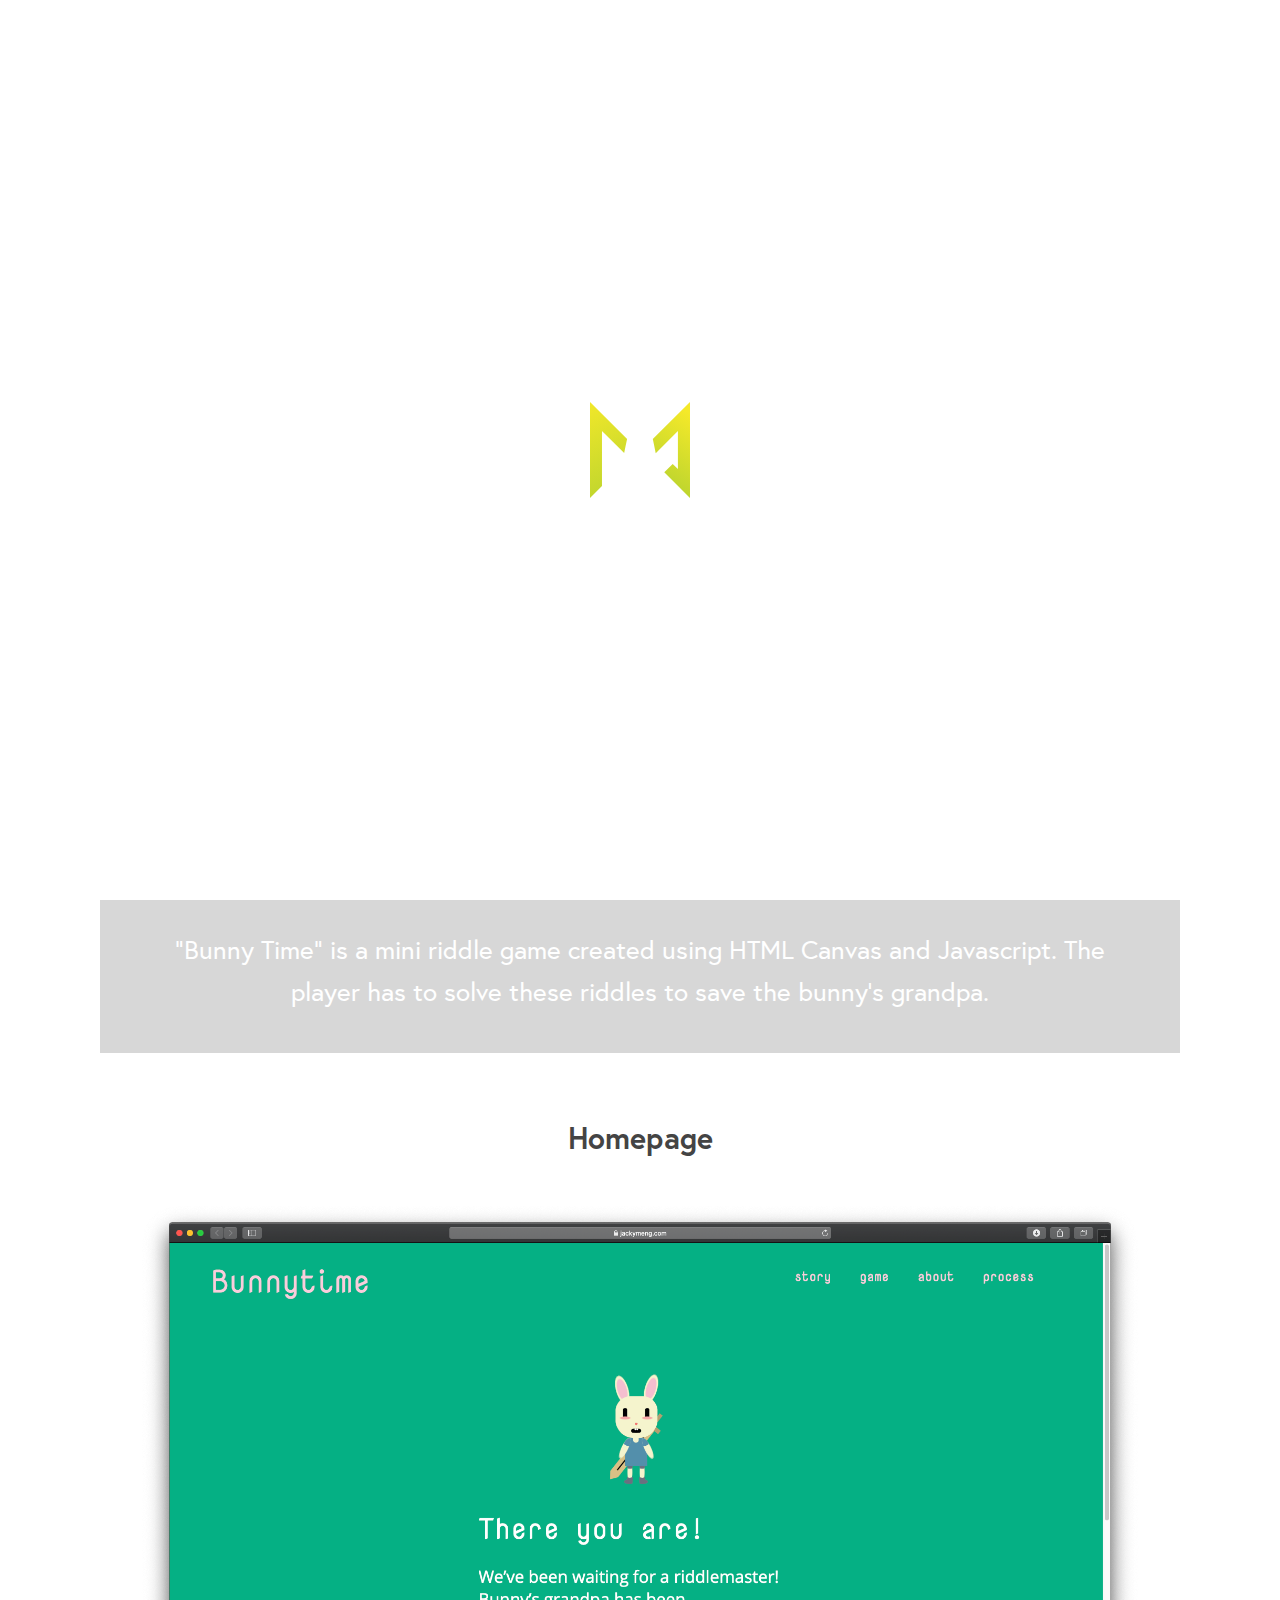
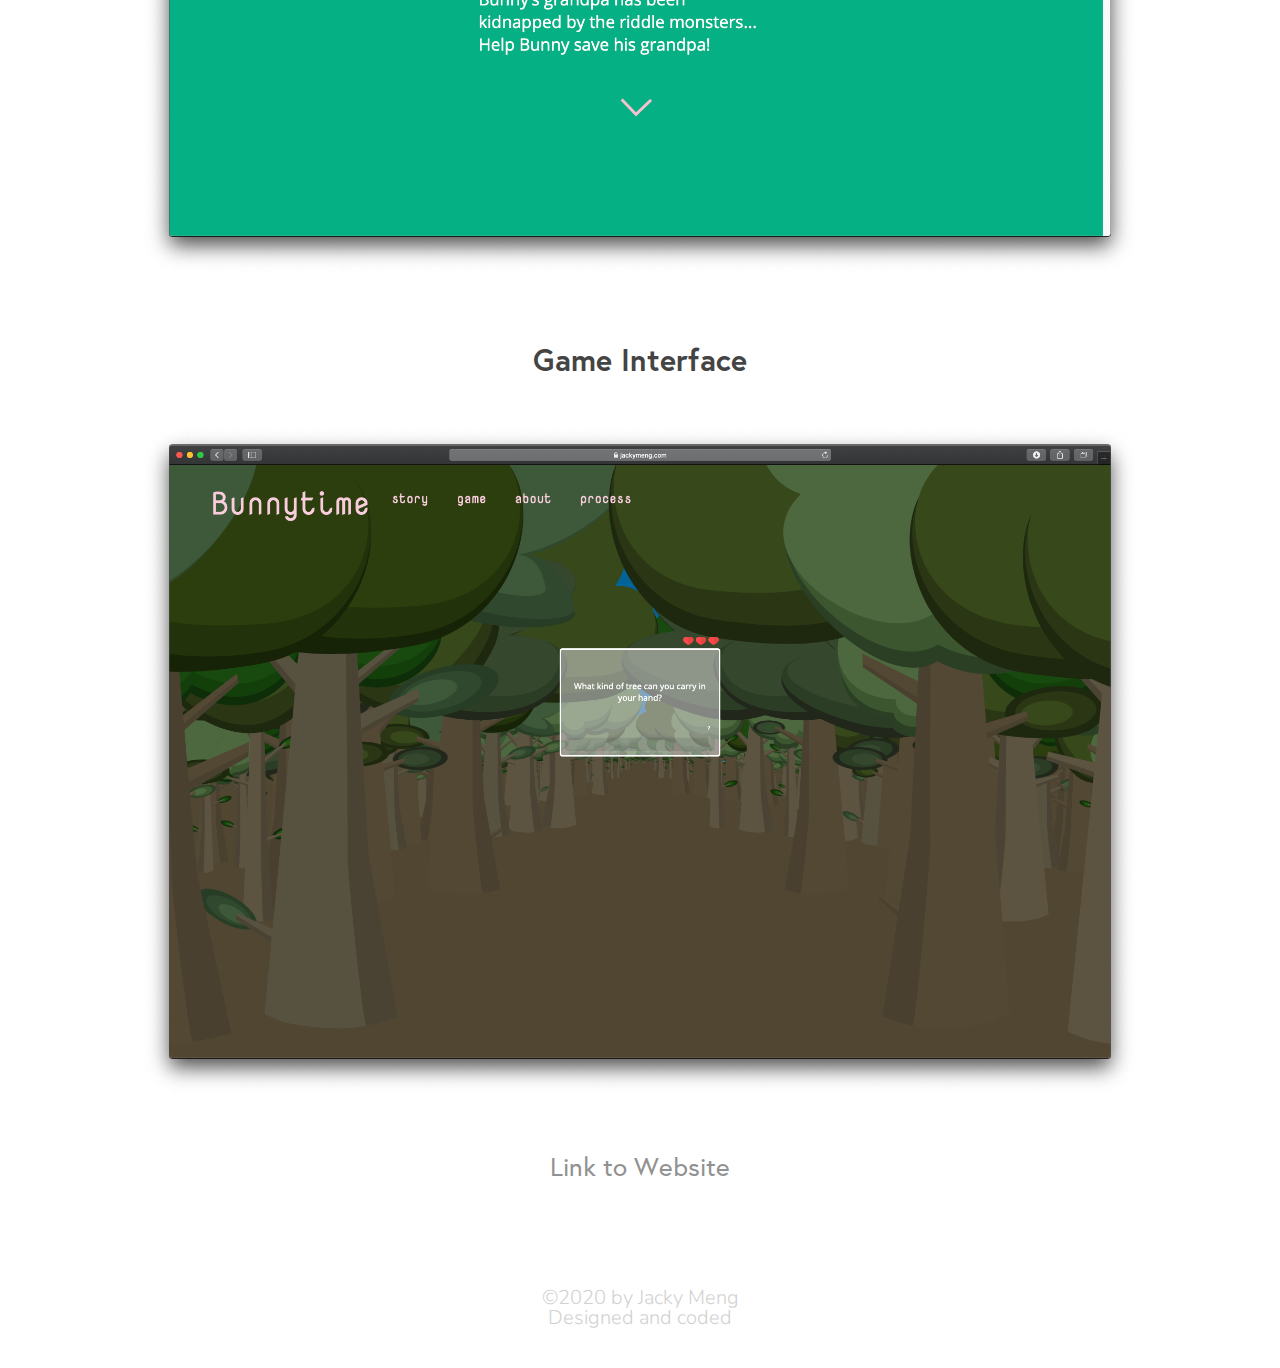
<file: project6.html>
<!DOCTYPE html>
<!--[if lt IE 7]>      <html class="no-js lt-ie9 lt-ie8 lt-ie7"> <![endif]-->
<!--[if IE 7]>         <html class="no-js lt-ie9 lt-ie8"> <![endif]-->
<!--[if IE 8]>         <html class="no-js lt-ie9"> <![endif]-->
<!--[if gt IE 8]><!--> <html class="no-js"> <!--<![endif]-->
    <head>
        <meta charset="utf-8">
        <meta http-equiv="X-UA-Compatible" content="IE=edge,chrome=1">
        <title>Bunny Time</title>
        <meta name="description" content="This is Jacky Meng's Portfolio Site">
        <meta name="viewport" content="width=device-width">
        <meta http-equiv="cache-control" content="no-cache" />
        <meta http-equiv="expires" content="0" />
        <meta http-equiv="pragma" content="no-cache" />
        <link rel='shortcut icon' href='favicon.ico' type='image/x-icon'/ >
        <link rel="stylesheet" href="css/style.css">
		<link href="https://fonts.googleapis.com/css?family=Nunito:300,400,600" rel="stylesheet">
        <link rel="stylesheet" type="text/css" href="css/hamburgers.css" />
        <script src="js/jquery-3.3.1.min.js"></script>
        <script src="js/jquery-ui.min.js"></script>
        <script src="js/vendor/modernizr-2.6.2.min.js"></script>
    </head>
    <body>
        <div id="load_screen"><div class="preload"><img class="logoAnimation" src="img/logo.svg" alt="loading"></div></div>
        
		<nav>
            <a href="index.html"><img class="logosvg" src="img/logo_name.svg" alt="logo"></a>
            <div onclick="toggleNav()" class="hamburger hamburger--emphatic-r" type="button">
              <span class="hamburger-box">
                <span class="hamburger-inner"></span>
              </span>
            </div>
        </nav>
        <div class="menu">
            <ul>
                <a href="index.html#portfolio"><li class="category" id="uiux">UI/UX Project</li></a>
                <a href="project5.html" id="project5">
                    <li>Simply Breakfast</li>
                </a>
                <a href="roadtothefuture.html" id="project2">
                    <li>Road to the Future</li>
                </a>
                <a href="rade.html" id="project1">
                    <li>RADE</li>
                </a>
                <a href="project3.html" id="project3">
                    <li>Dragon Slayer</li>
                </a>
                <a href="index.html#portfolio"><li class="category"id="web">Web Development</li></a>
                <a href="project6.html" id="project6">
                    <li>Bunny Time</li>
                </a>
                <a href="project7.html" id="project7">
                    <li>Lombard Street</li>
                </a>
                <a href="index.html#portfolio"><li class="category"id="type">Type Design</li></a>
                <a href="project8.html" id="project8">
                    <li>Venom</li>
                </a>
                <a href="index.html#portfolio"><li class="category"id="photography">Photography</li></a>
                <a href="project9.html" id="project9">
                    <li>ChinaGuide</li>
                </a>
                <a href="index.html#portfolio">
                <li class="category"id="visual">Visual Design</li>
                </a>
                <a href="project4.html" id="project4">
                    <li>Miscellaneous Works</li>
                </a>
                <a href="index.html#about">
                    <li class="category" style="cursor: pointer;">About</li>
                </a>
            </ul>
        </div>
        <div class="content">
        <div class="p-overview">
            <div class="p-img6">
                <a href="index.html">
                    <div class="backButton">
                        <img class="backButtonImg" src="img/back-arrow.svg">
                    </div>
                </a>
            </div>
            <div class="p-name p-name6">
                <h1>Bunny Time</h1>
                <h2>Web Minigame</h2>
            </div>
        </div>
        <p class="content important">"Bunny Time" is a mini riddle game created using HTML Canvas and Javascript. The player has to solve these riddles to save the bunny's grandpa.</p>
        <h1>Homepage</h1>
        <img class="center contentImg" src="img/pj6_1.png">
        <h1>Game Interface</h1>
        <img class="center contentImg" src="img/pj6_2.png">
        <a href="https://www.jackymeng.com/bunny" target="_blank"><p class="content link">Link to Website</p></a>
        </div>
        <footer>
            <p>©2020 by Jacky Meng</p>
            <p>Designed and coded</p>
        </footer>
        <script type="text/javascript" src="js/jquery.fullPage.min.js"></script>
        <script src="js/main.js"></script>
    </body>
    </html>
</file>
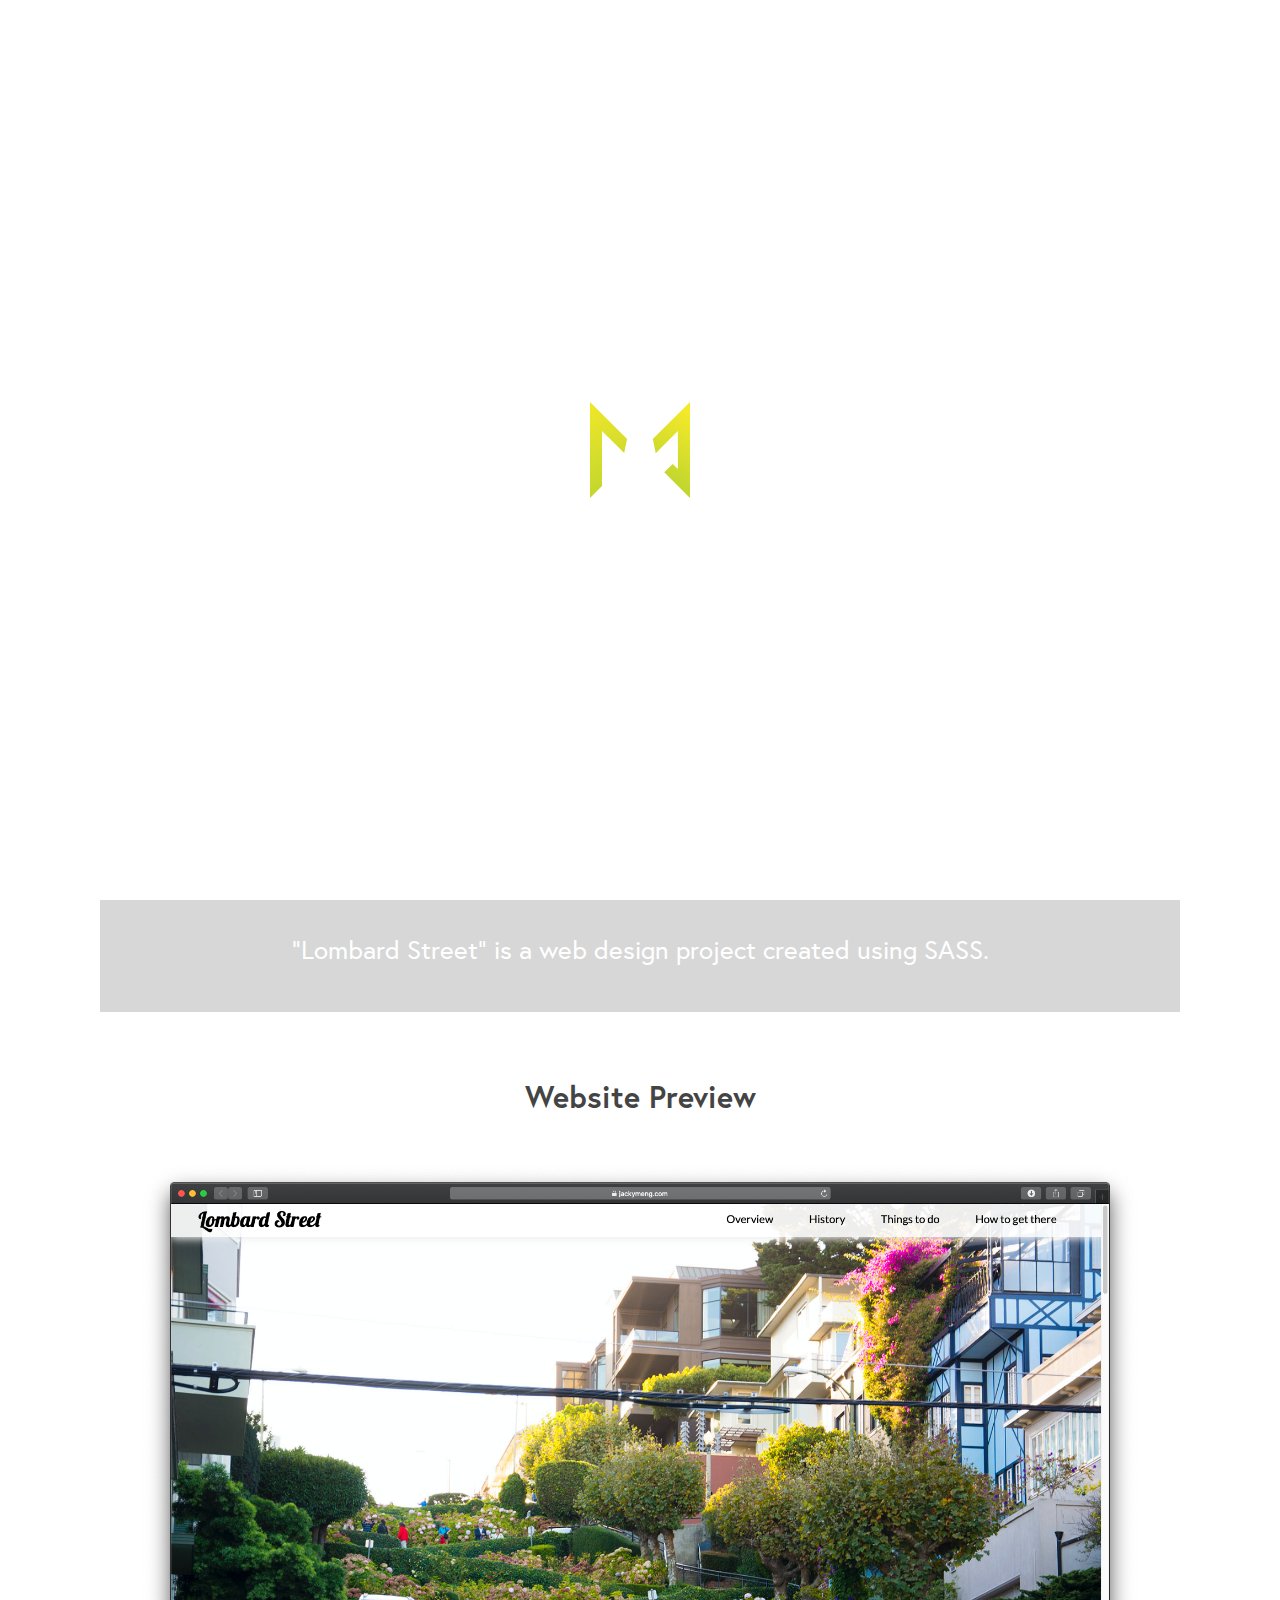
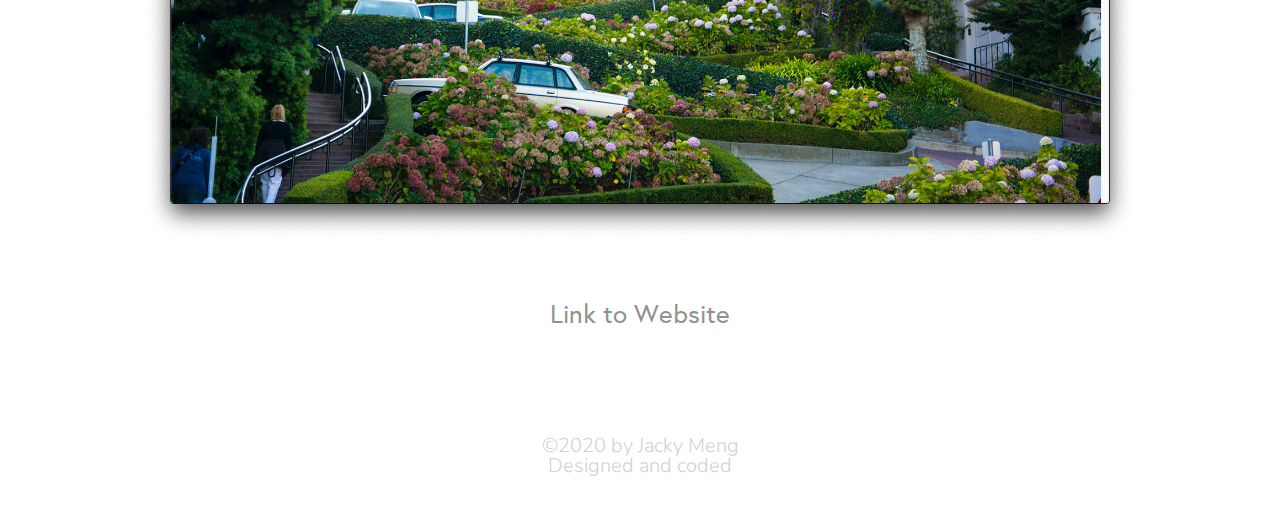
<file: project7.html>
<!DOCTYPE html>
<!--[if lt IE 7]>      <html class="no-js lt-ie9 lt-ie8 lt-ie7"> <![endif]-->
<!--[if IE 7]>         <html class="no-js lt-ie9 lt-ie8"> <![endif]-->
<!--[if IE 8]>         <html class="no-js lt-ie9"> <![endif]-->
<!--[if gt IE 8]><!--> <html class="no-js"> <!--<![endif]-->
    <head>
        <meta charset="utf-8">
        <meta http-equiv="X-UA-Compatible" content="IE=edge,chrome=1">
        <title>Lombard Street</title>
        <meta name="description" content="This is Jacky Meng's Portfolio Site">
        <meta name="viewport" content="width=device-width">
        <meta http-equiv="cache-control" content="no-cache" />
        <meta http-equiv="expires" content="0" />
        <meta http-equiv="pragma" content="no-cache" />
        <link rel='shortcut icon' href='favicon.ico' type='image/x-icon'/ >
        <link rel="stylesheet" href="css/style.css">
		<link href="https://fonts.googleapis.com/css?family=Nunito:300,400,600" rel="stylesheet">
        <link rel="stylesheet" type="text/css" href="css/hamburgers.css" />
        <script src="js/jquery-3.3.1.min.js"></script>
        <script src="js/jquery-ui.min.js"></script>
        <script src="js/vendor/modernizr-2.6.2.min.js"></script>
    </head>
    <body>
        <div id="load_screen"><div class="preload"><img class="logoAnimation" src="img/logo.svg" alt="loading"></div></div>

		<nav>
            <a href="index.html"><img class="logosvg" src="img/logo_name.svg" alt="logo"></a>
            <div onclick="toggleNav()" class="hamburger hamburger--emphatic-r" type="button">
              <span class="hamburger-box">
                <span class="hamburger-inner"></span>
              </span>
            </div>
        </nav>
        <div class="menu">
            <ul>
                <a href="index.html#portfolio"><li class="category" id="uiux">UI/UX Project</li></a>
                <a href="project5.html" id="project5">
                    <li>Simply Breakfast</li>
                </a>
                <a href="roadtothefuture.html" id="project2">
                    <li>Road to the Future</li>
                </a>
                <a href="rade.html" id="project1">
                    <li>RADE</li>
                </a>
                <a href="project3.html" id="project3">
                    <li>Dragon Slayer</li>
                </a>
                <a href="index.html#portfolio"><li class="category"id="web">Web Development</li></a>
                <a href="project6.html" id="project6">
                    <li>Bunny Time</li>
                </a>
                <a href="project7.html" id="project7">
                    <li>Lombard Street</li>
                </a>
                <a href="index.html#portfolio"><li class="category"id="type">Type Design</li></a>
                <a href="project8.html" id="project8">
                    <li>Venom</li>
                </a>
                <a href="index.html#portfolio"><li class="category"id="photography">Photography</li></a>
                <a href="project9.html" id="project9">
                    <li>ChinaGuide</li>
                </a>
                <a href="index.html#portfolio">
                <li class="category"id="visual">Visual Design</li>
                </a>
                <a href="project4.html" id="project4">
                    <li>Miscellaneous Works</li>
                </a>
                <a href="index.html#about">
                    <li class="category" style="cursor: pointer;">About</li>
                </a>
            </ul>
        </div>
        <div class="content">
        <div class="p-overview">
            <div class="p-img7">
                <a href="index.html">
                    <div class="backButton">
                        <img class="backButtonImg" src="img/back-arrow-grey.svg">
                    </div>
                </a>
            </div>
            <div class="p-name p-name7">
                <h1 style="padding-left:240px; ">Lombard Street</h1>
                <h2 style="padding-left:240px;">Web Development</h2>
            </div>
        </div>
        <p class="content important">"Lombard Street" is a web design project created using SASS. </p>
        <h1>Website Preview</h1>
        <img class="center contentImg" src="img/pj7_1.png">
        
        <a href="https://www.jackymeng.com/lombard" target="_blank"><p class="content link">Link to Website</p></a>
        </div>
        <footer>
            <p>©2020 by Jacky Meng</p>
            <p>Designed and coded</p>
        </footer>
        <script type="text/javascript" src="js/jquery.fullPage.min.js"></script>
        <script src="js/main.js"></script>
    </body>
    </html>
</file>
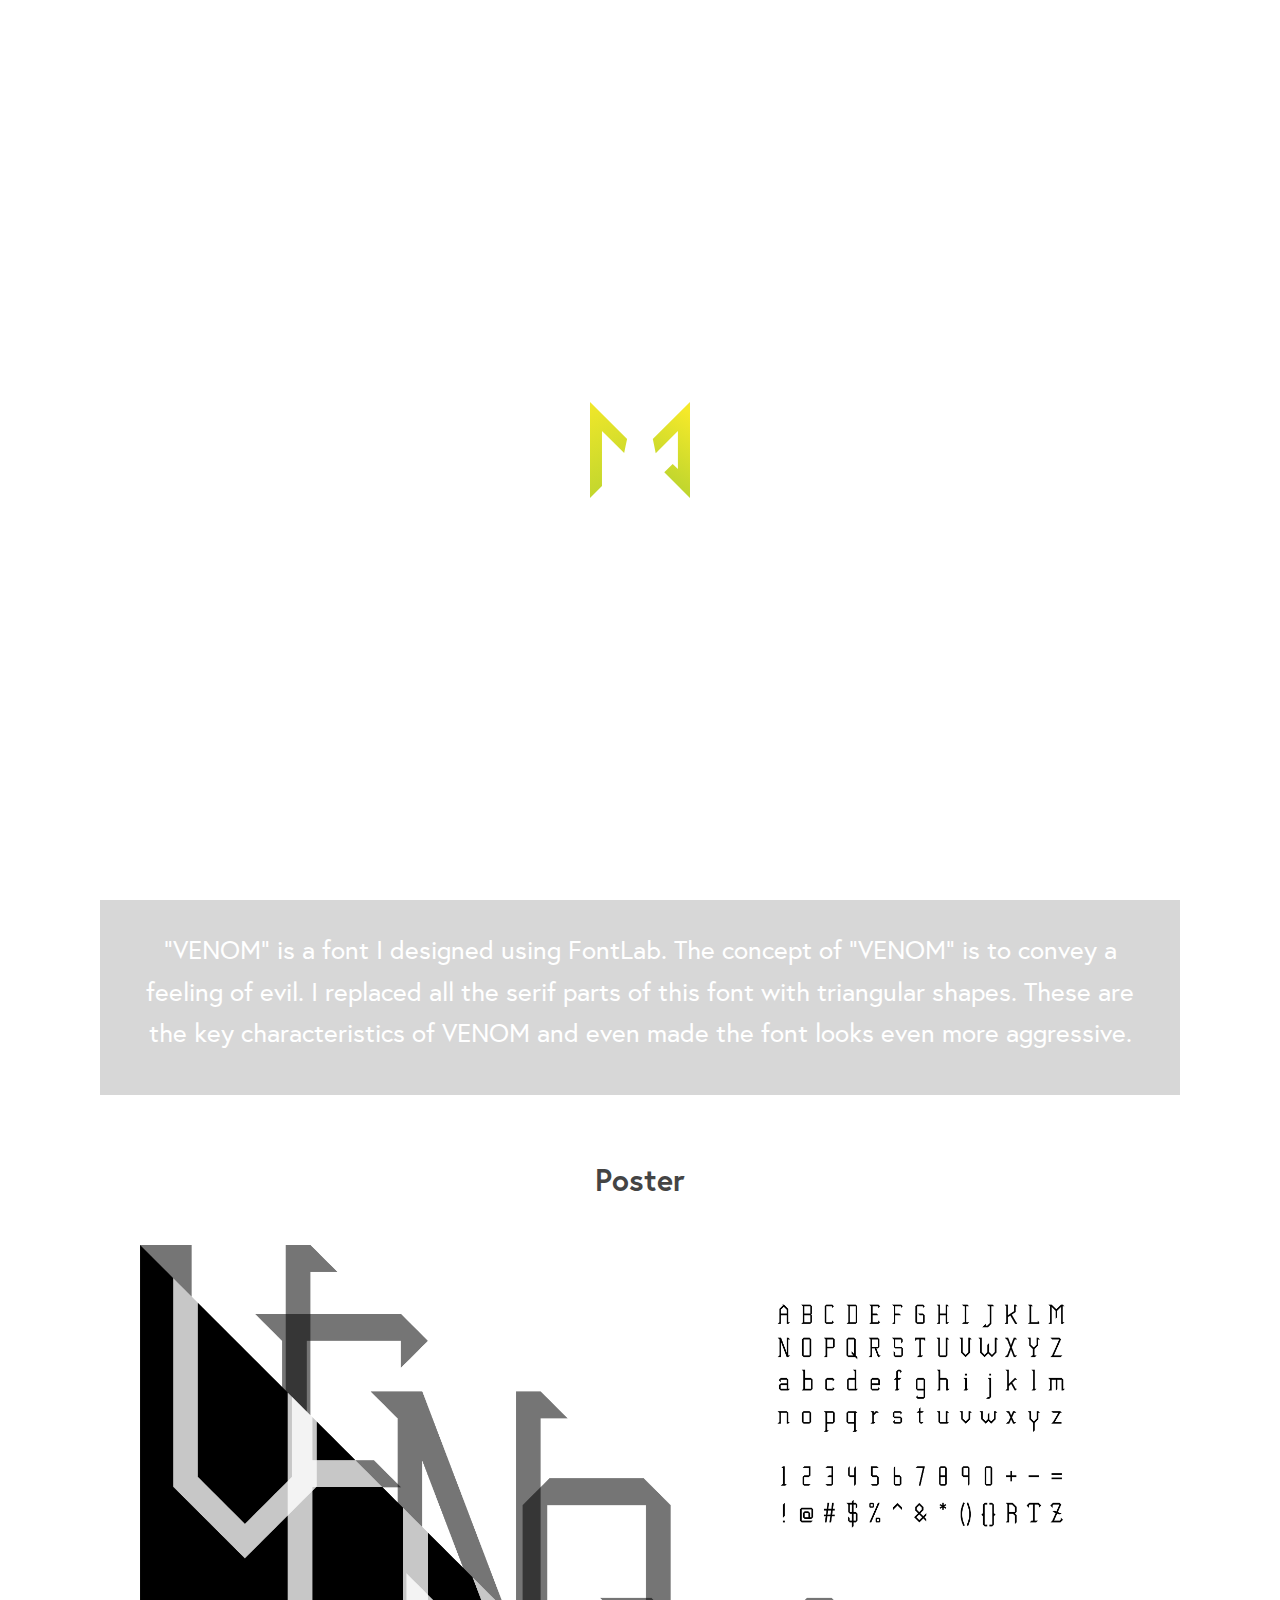
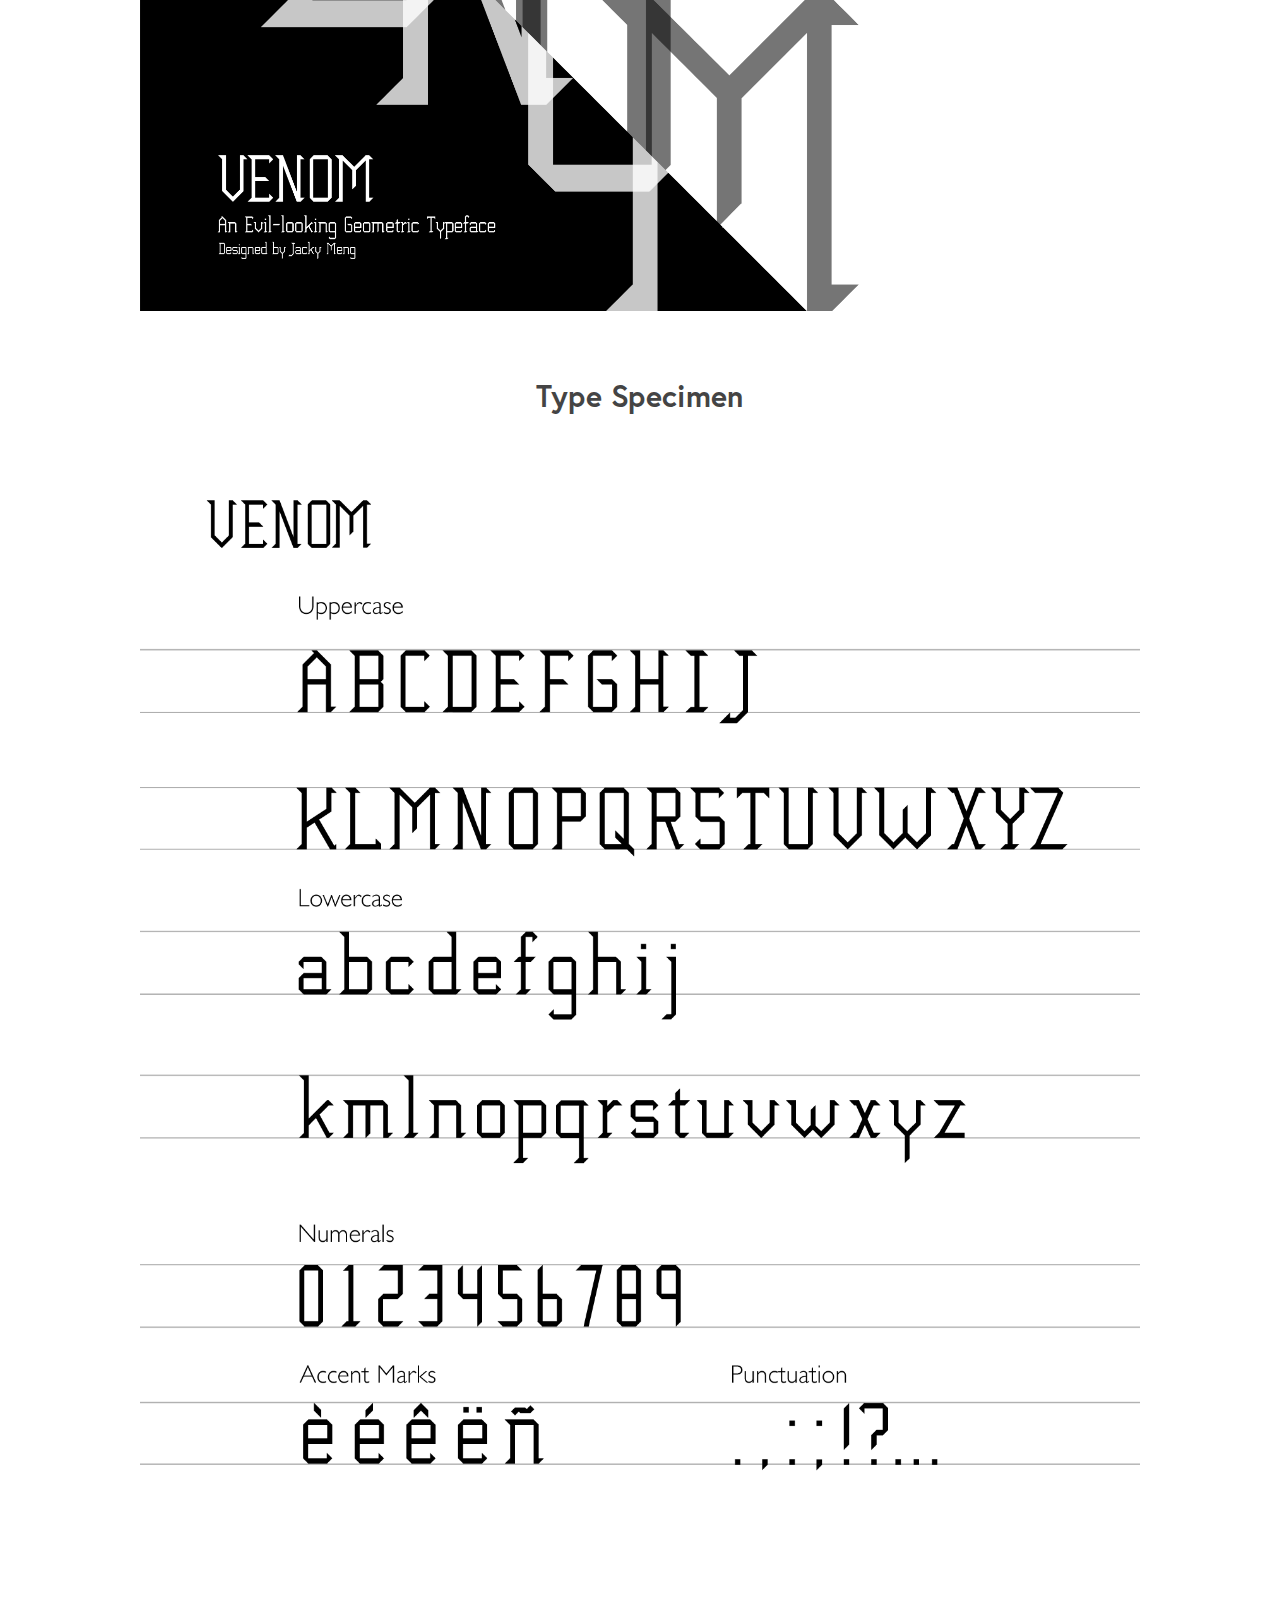
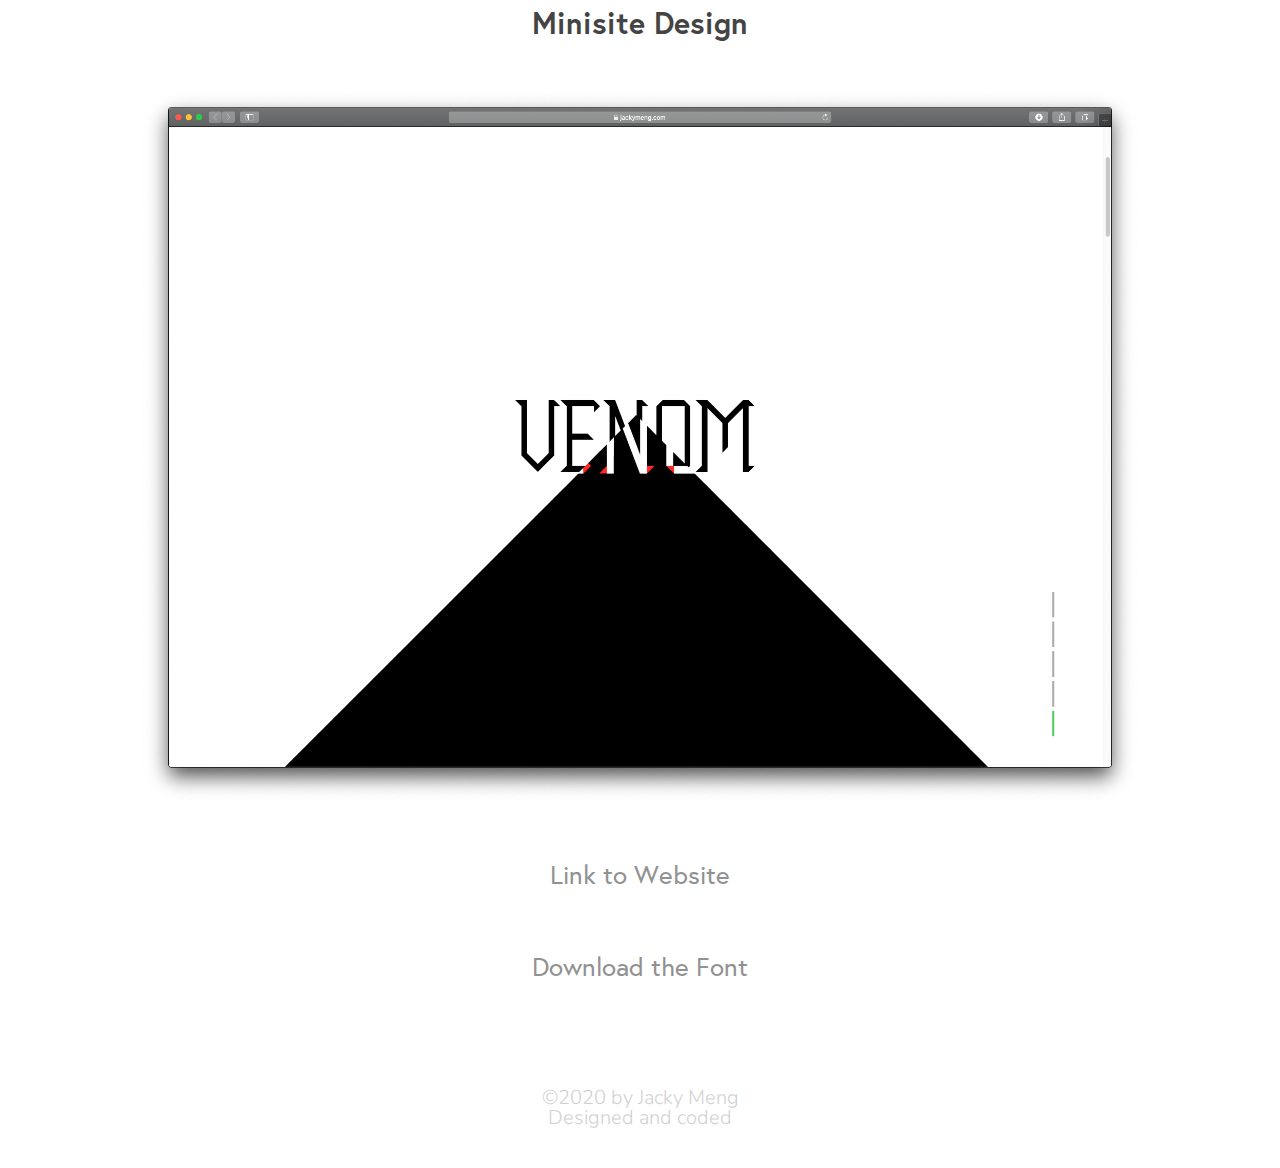
<file: project8.html>
<!DOCTYPE html>
<!--[if lt IE 7]>      <html class="no-js lt-ie9 lt-ie8 lt-ie7"> <![endif]-->
<!--[if IE 7]>         <html class="no-js lt-ie9 lt-ie8"> <![endif]-->
<!--[if IE 8]>         <html class="no-js lt-ie9"> <![endif]-->
<!--[if gt IE 8]><!--> <html class="no-js"> <!--<![endif]-->
    <head>
        <meta charset="utf-8">
        <meta http-equiv="X-UA-Compatible" content="IE=edge,chrome=1">
        <title>VENOM</title>
        <meta name="description" content="This is Jacky Meng's Portfolio Site">
        <meta name="viewport" content="width=device-width">
        <meta http-equiv="cache-control" content="no-cache" />
        <meta http-equiv="expires" content="0" />
        <meta http-equiv="pragma" content="no-cache" />
        <link rel='shortcut icon' href='favicon.ico' type='image/x-icon'/ >
        <link rel="stylesheet" href="css/style.css">
		<link href="https://fonts.googleapis.com/css?family=Nunito:300,400,600" rel="stylesheet">
        <link rel="stylesheet" type="text/css" href="css/hamburgers.css" />
        <script src="js/jquery-3.3.1.min.js"></script>
        <script src="js/jquery-ui.min.js"></script>
        <script src="js/vendor/modernizr-2.6.2.min.js"></script>
    </head>
    <body>
        <div id="load_screen"><div class="preload"><img class="logoAnimation" src="img/logo.svg" alt="loading"></div></div>
            
            
            
        
		<nav>
            <a href="index.html"><img class="logosvg" src="img/logo_name.svg" alt="logo"></a>
            <div onclick="toggleNav()" class="hamburger hamburger--emphatic-r" type="button">
              <span class="hamburger-box">
                <span class="hamburger-inner"></span>
              </span>
            </div>
        </nav>
        <div class="menu">
            <ul>
                <a href="index.html#portfolio"><li class="category" id="uiux">UI/UX Project</li></a>
                <a href="project5.html" id="project5">
                    <li>Simply Breakfast</li>
                </a>
                <a href="roadtothefuture.html" id="project2">
                    <li>Road to the Future</li>
                </a>
                <a href="rade.html" id="project1">
                    <li>RADE</li>
                </a>
                <a href="project3.html" id="project3">
                    <li>Dragon Slayer</li>
                </a>
                <a href="index.html#portfolio"><li class="category"id="web">Web Development</li></a>
                <a href="project6.html" id="project6">
                    <li>Bunny Time</li>
                </a>
                <a href="project7.html" id="project7">
                    <li>Lombard Street</li>
                </a>
                <a href="index.html#portfolio"><li class="category"id="type">Type Design</li></a>
                <a href="project8.html" id="project8">
                    <li>Venom</li>
                </a>
                <a href="index.html#portfolio"><li class="category"id="photography">Photography</li></a>
                <a href="project9.html" id="project9">
                    <li>ChinaGuide</li>
                </a>
                <a href="index.html#portfolio">
                <li class="category"id="visual">Visual Design</li>
                </a>
                <a href="project4.html" id="project4">
                    <li>Miscellaneous Works</li>
                </a>
                <a href="index.html#about">
                    <li class="category" style="cursor: pointer;">About</li>
                </a>
            </ul>
        </div>
        <div class="content">
        <div class="p-overview">
            <div class="p-img8">
                <a href="index.html">
                    <div class="backButton">
                        <img class="backButtonImg" src="img/back-arrow.svg">
                    </div>
                </a>
            </div>
            <div class="p-name p-name8">
                <h1>VENOM</h1>
                <h2>Type Design</h2>
            </div>
        </div>
        <p class="content important">"VENOM" is a font I designed using FontLab. The concept of "VENOM" is to convey a feeling of evil. I replaced all the serif parts of this font with triangular shapes. These are the key characteristics of VENOM and even made the font looks even more aggressive. </p>
        <h1>Poster</h1>
        <img class="center contentImg" src="img/pj8_1.png">
        <h1>Type Specimen</h1>
        <img class="center contentImg" src="img/pj8_2.png">
        <h1>Minisite Design</h1>
        <img class="center contentImg" src="img/pj8_3.png">
        <a href="https://www.jackymeng.com/venom" target="_blank"><p class="content link">Link to Website</p></a>
        <a href="https://www.jackymeng.com/venom/font/Venom-Regular.zip" target="_blank"><p class="content link">Download the Font</p></a>
        </div>
        <footer>
            <p>©2020 by Jacky Meng</p>
            <p>Designed and coded</p>
        </footer>
        <script type="text/javascript" src="js/jquery.fullPage.min.js"></script>
        <script src="js/main.js"></script>
    </body>
    </html>
</file>
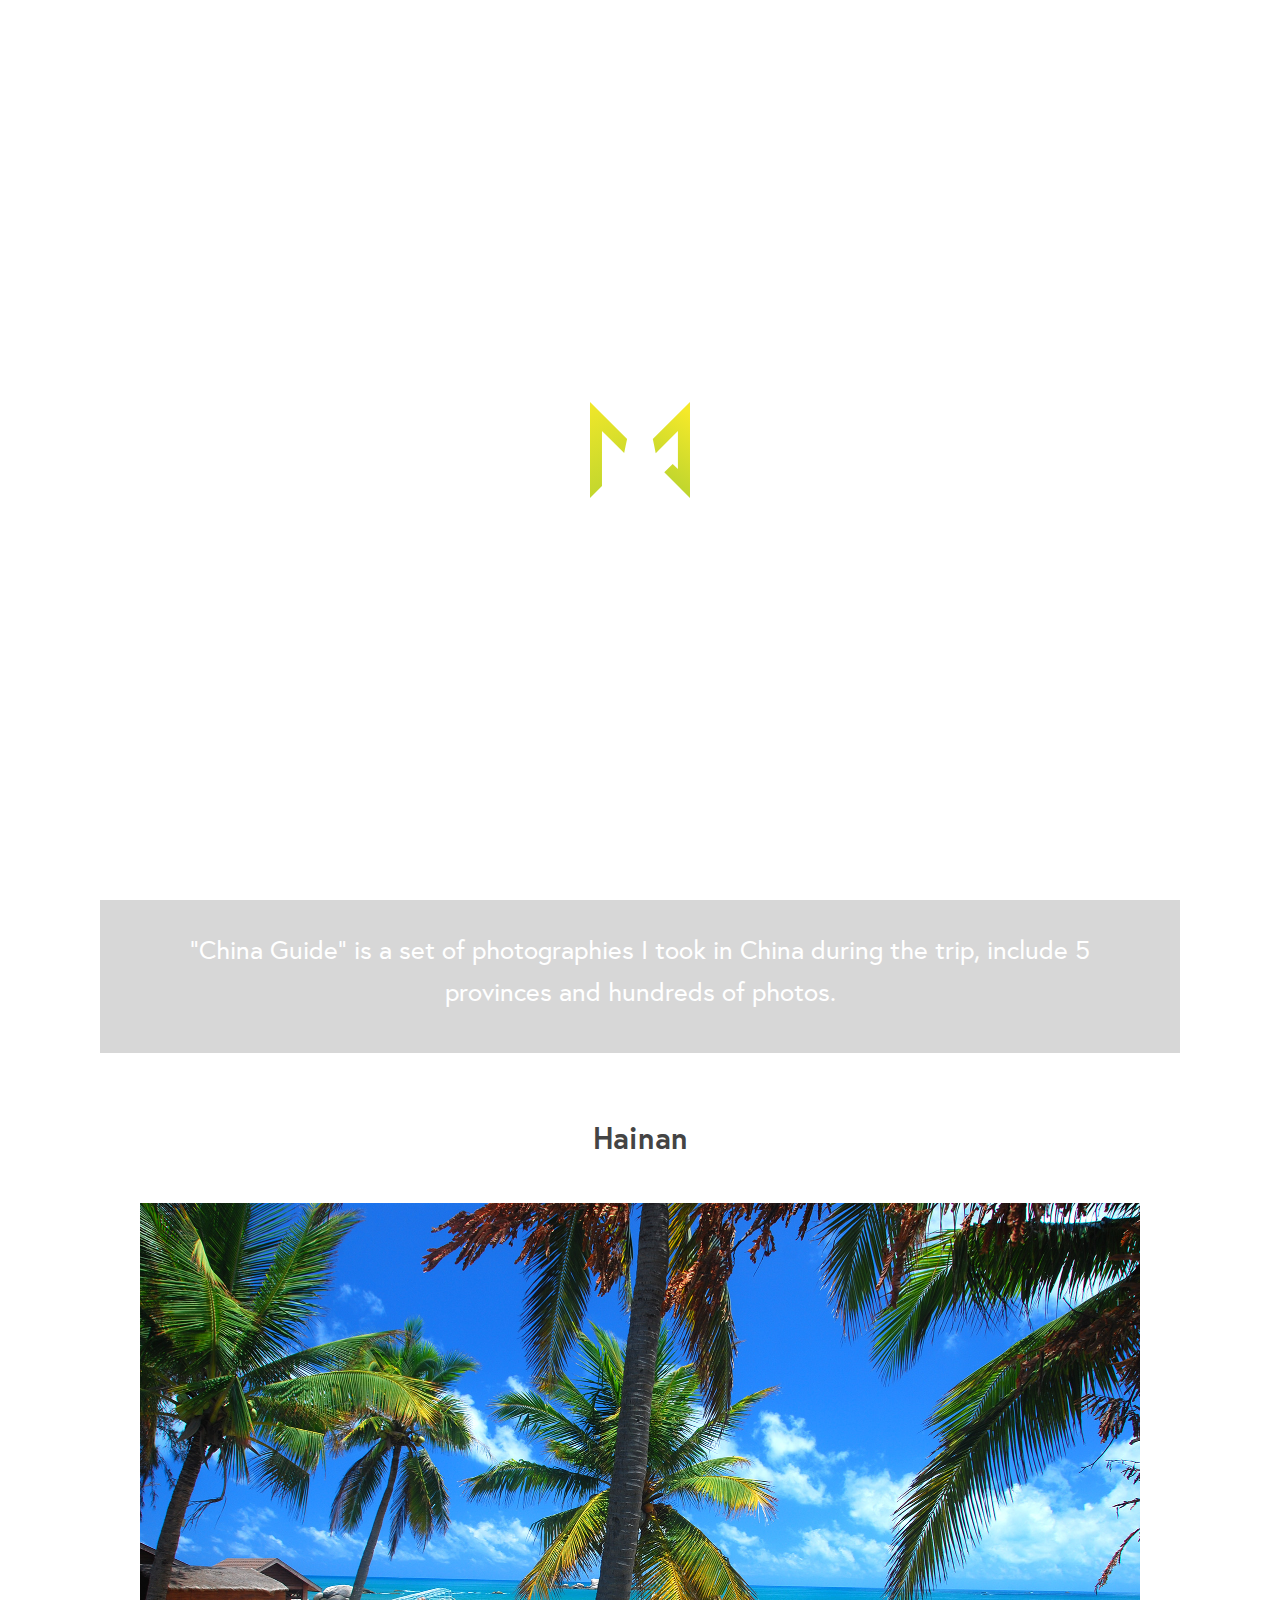
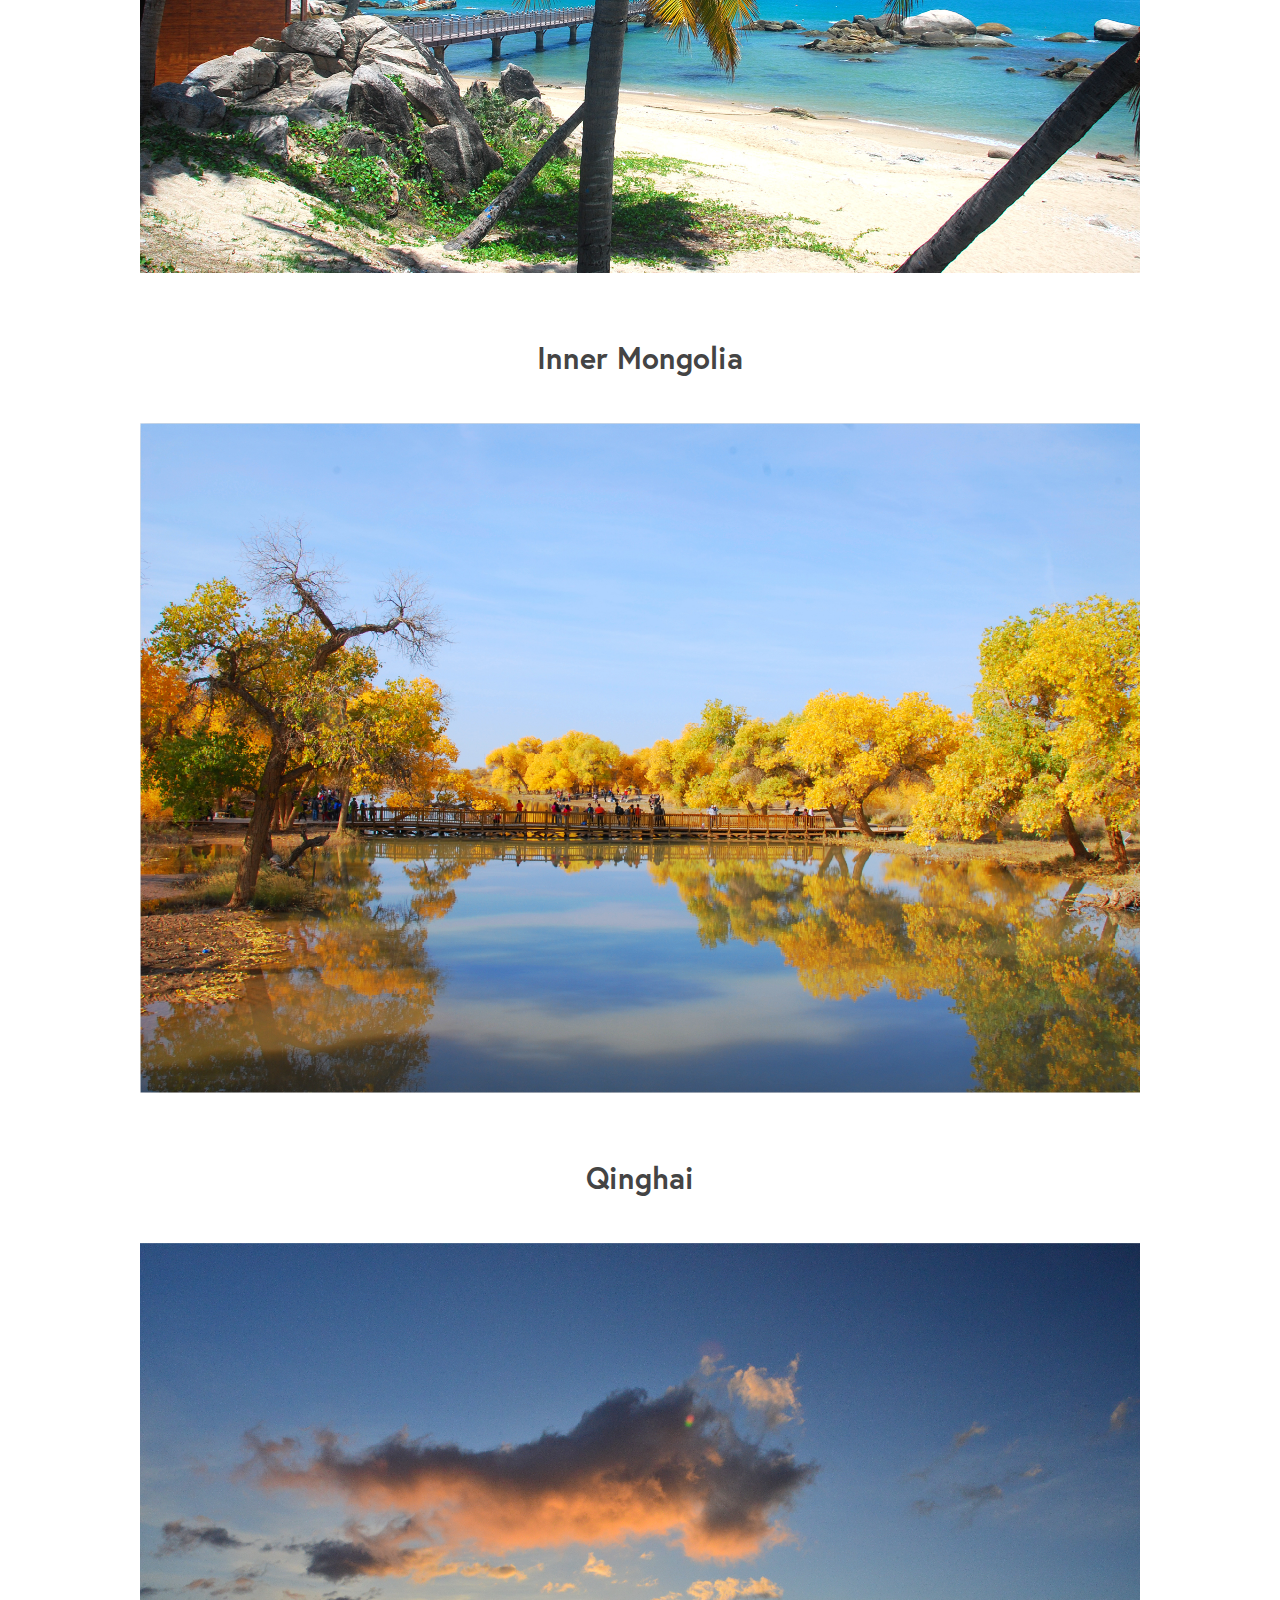
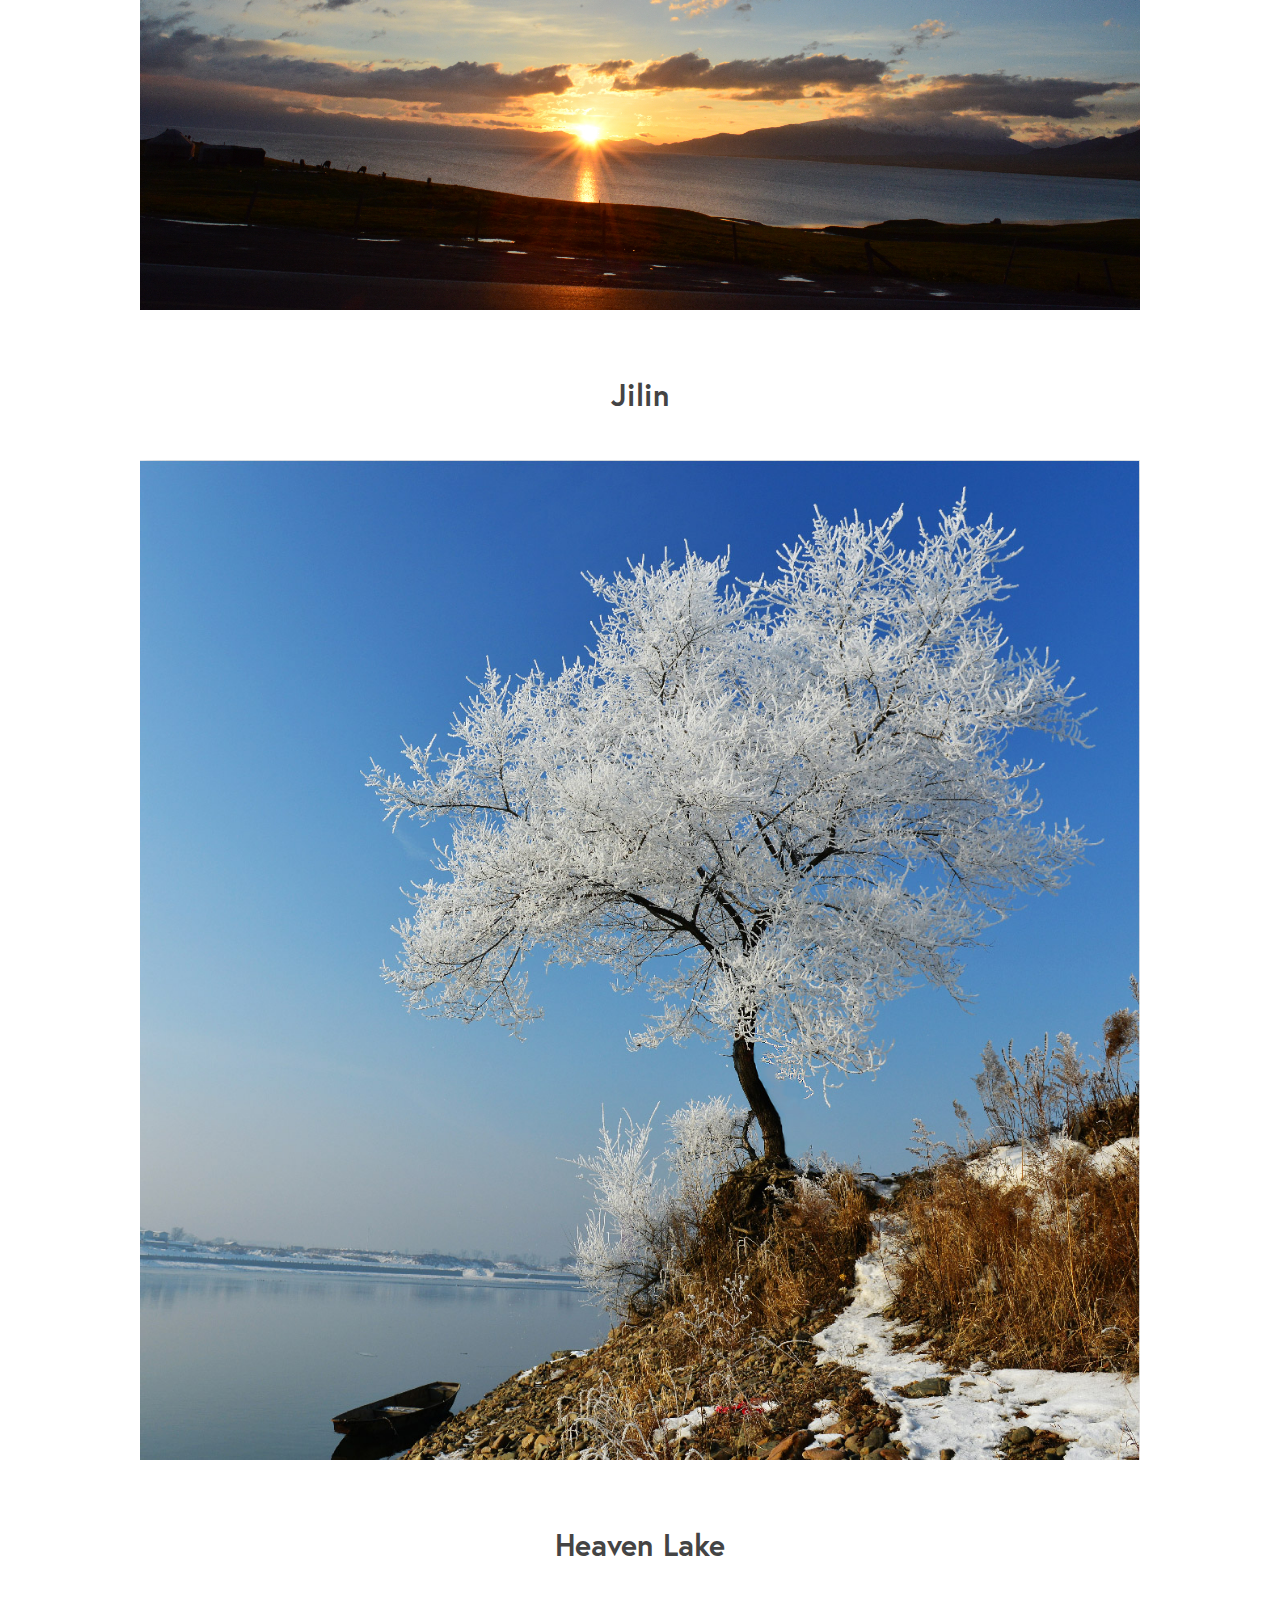
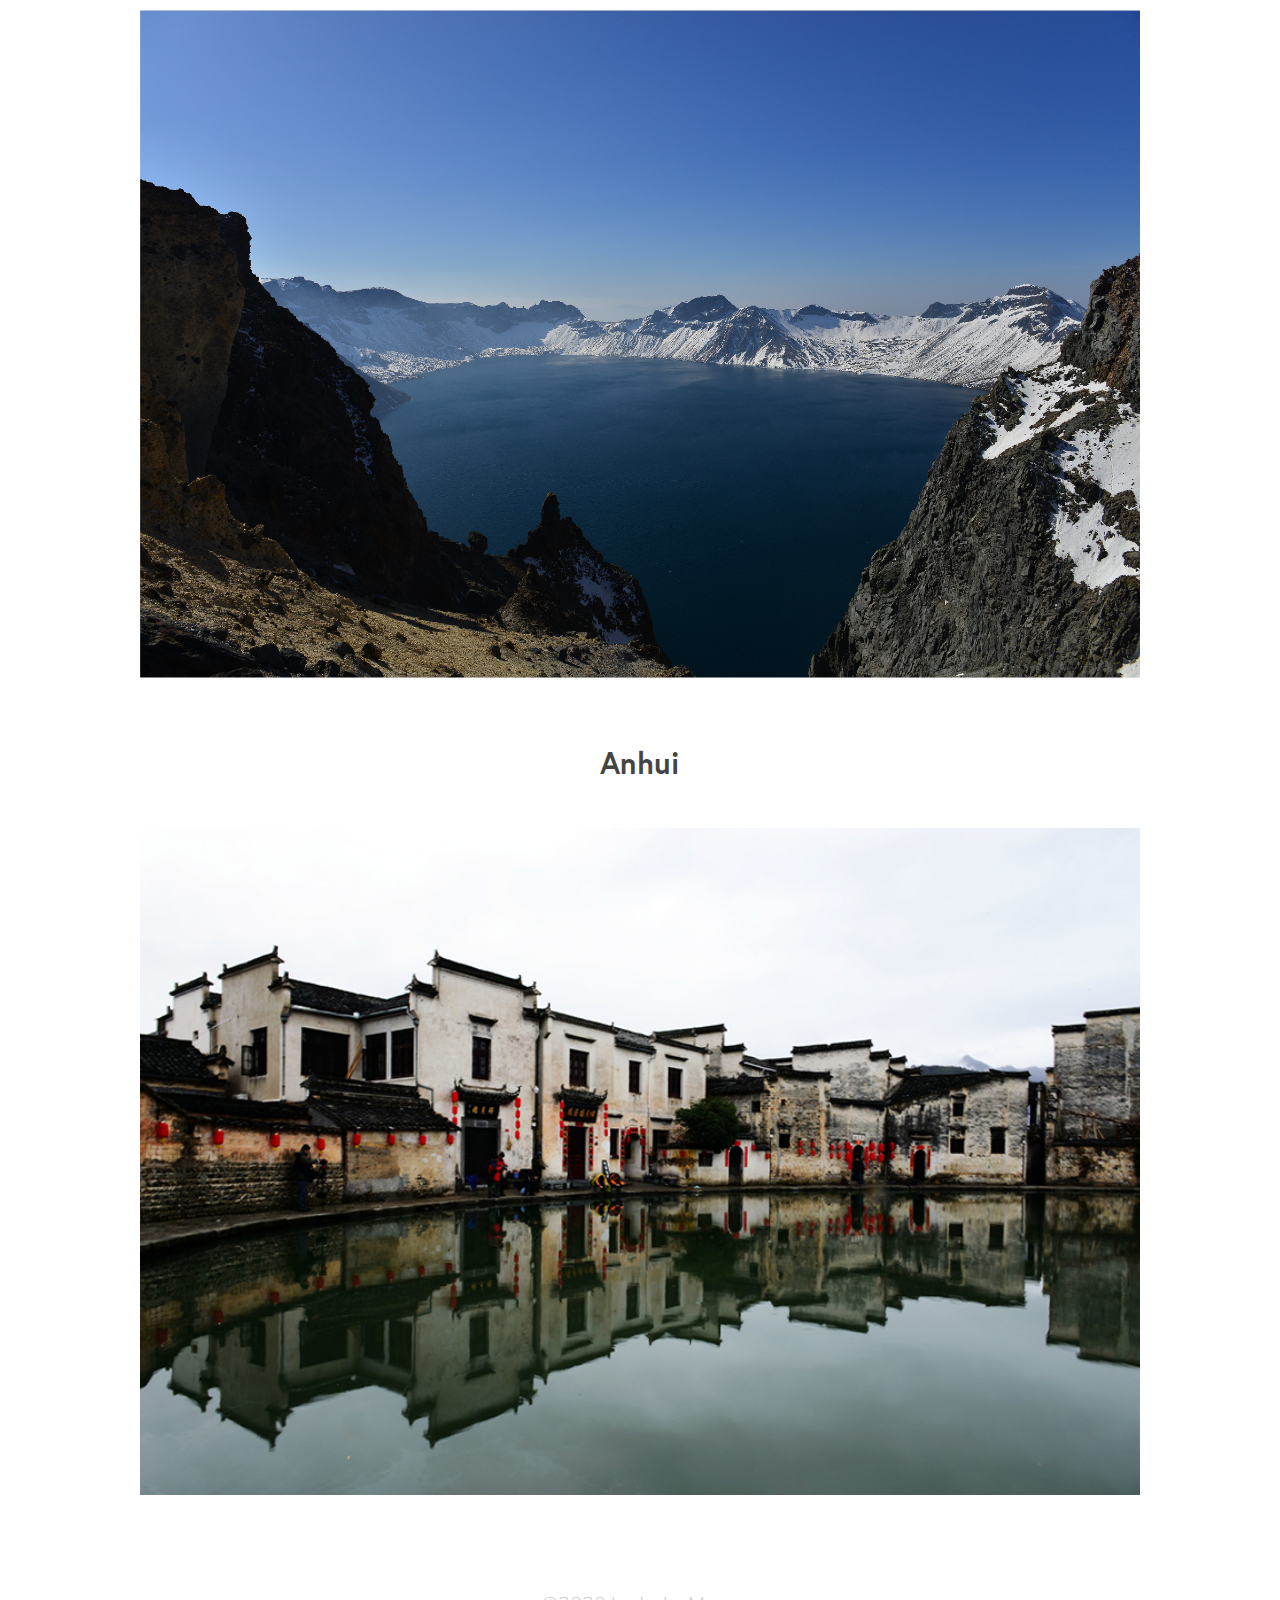
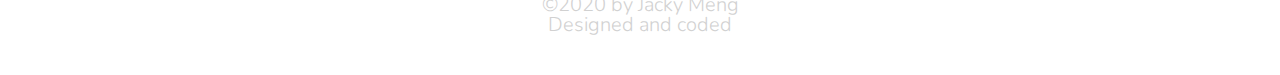
<file: project9.html>
<!DOCTYPE html>
<!--[if lt IE 7]>      <html class="no-js lt-ie9 lt-ie8 lt-ie7"> <![endif]-->
<!--[if IE 7]>         <html class="no-js lt-ie9 lt-ie8"> <![endif]-->
<!--[if IE 8]>         <html class="no-js lt-ie9"> <![endif]-->
<!--[if gt IE 8]><!--> <html class="no-js"> <!--<![endif]-->
    <head>
        <meta charset="utf-8">
        <meta http-equiv="X-UA-Compatible" content="IE=edge,chrome=1">
        <title>China Guide</title>
        <meta name="description" content="This is Jacky Meng's Portfolio Site">
        <meta name="viewport" content="width=device-width">
        <meta http-equiv="cache-control" content="no-cache" />
        <meta http-equiv="expires" content="0" />
        <meta http-equiv="pragma" content="no-cache" />
        <link rel='shortcut icon' href='favicon.ico' type='image/x-icon'/ >
        <link rel="stylesheet" href="css/style.css">
		<link href="https://fonts.googleapis.com/css?family=Nunito:300,400,600" rel="stylesheet">
        <link rel="stylesheet" type="text/css" href="css/hamburgers.css" />
        <script src="js/jquery-3.3.1.min.js"></script>
        <script src="js/jquery-ui.min.js"></script>
        <script src="js/vendor/modernizr-2.6.2.min.js"></script>
    </head>
    <body>
        <div id="load_screen"><div class="preload"><img class="logoAnimation" src="img/logo.svg" alt="loading"></div></div>
        
		<nav>
            <a href="index.html"><img class="logosvg" src="img/logo_name.svg" alt="logo"></a>
            <div onclick="toggleNav()" class="hamburger hamburger--emphatic-r" type="button">
              <span class="hamburger-box">
                <span class="hamburger-inner"></span>
              </span>
            </div>
        </nav>
        <div class="menu">
            <ul>
                <a href="index.html#portfolio"><li class="category" id="uiux">UI/UX Project</li></a>
                <a href="project5.html" id="project5">
                    <li>Simply Breakfast</li>
                </a>
                <a href="roadtothefuture.html" id="project2">
                    <li>Road to the Future</li>
                </a>
                <a href="rade.html" id="project1">
                    <li>RADE</li>
                </a>
                <a href="project3.html" id="project3">
                    <li>Dragon Slayer</li>
                </a>
                <a href="index.html#portfolio"><li class="category"id="web">Web Development</li></a>
                <a href="project6.html" id="project6">
                    <li>Bunny Time</li>
                </a>
                <a href="project7.html" id="project7">
                    <li>Lombard Street</li>
                </a>
                <a href="index.html#portfolio"><li class="category"id="type">Type Design</li></a>
                <a href="project8.html" id="project8">
                    <li>Venom</li>
                </a>
                <a href="index.html#portfolio"><li class="category"id="photography">Photography</li></a>
                <a href="project9.html" id="project9">
                    <li>ChinaGuide</li>
                </a>
                <a href="index.html#portfolio">
                <li class="category"id="visual">Visual Design</li>
                </a>
                <a href="project4.html" id="project4">
                    <li>Miscellaneous Works</li>
                </a>
                <a href="index.html#about">
                    <li class="category" style="cursor: pointer;">About</li>
                </a>
            </ul>
        </div>
        <div class="content">
        <div class="p-overview">
            <div class="p-img9">
                <a href="index.html">
                    <div class="backButton">
                        <img class="backButtonImg" src="img/back-arrow.svg">
                    </div>
                </a>
            </div>
            <div class="p-name p-name9">
                <h1>China Guide</h1>
                <h2>Photography</h2>
            </div>
        </div>
        <p class="content important">"China Guide" is a set of photographies I took in China during the trip, include 5 provinces and hundreds of photos.</p>
        <h1>Hainan</h1>
        <img class="center contentImg" src="img/pj9_1.jpg">
        <h1>Inner Mongolia</h1>
        <img class="center contentImg" src="img/pj9_2.jpg">
        <h1>Qinghai</h1>
        <img class="center contentImg" src="img/pj9_3.jpg">
        <h1>Jilin</h1>
        <img class="center contentImg" src="img/pj9_4.jpg">
        <h1>Heaven Lake</h1>
        <img class="center contentImg" src="img/pj9_5.jpg">
        <h1>Anhui</h1>
        <img class="center contentImg" src="img/pj9_6.jpg">
        </div>
        
        <footer>
            <p>©2020 by Jacky Meng</p>
            <p>Designed and coded</p>
        </footer>
        <script type="text/javascript" src="js/jquery.fullPage.min.js"></script>
        <script src="js/main.js"></script>
    </body>
    </html>
</file>
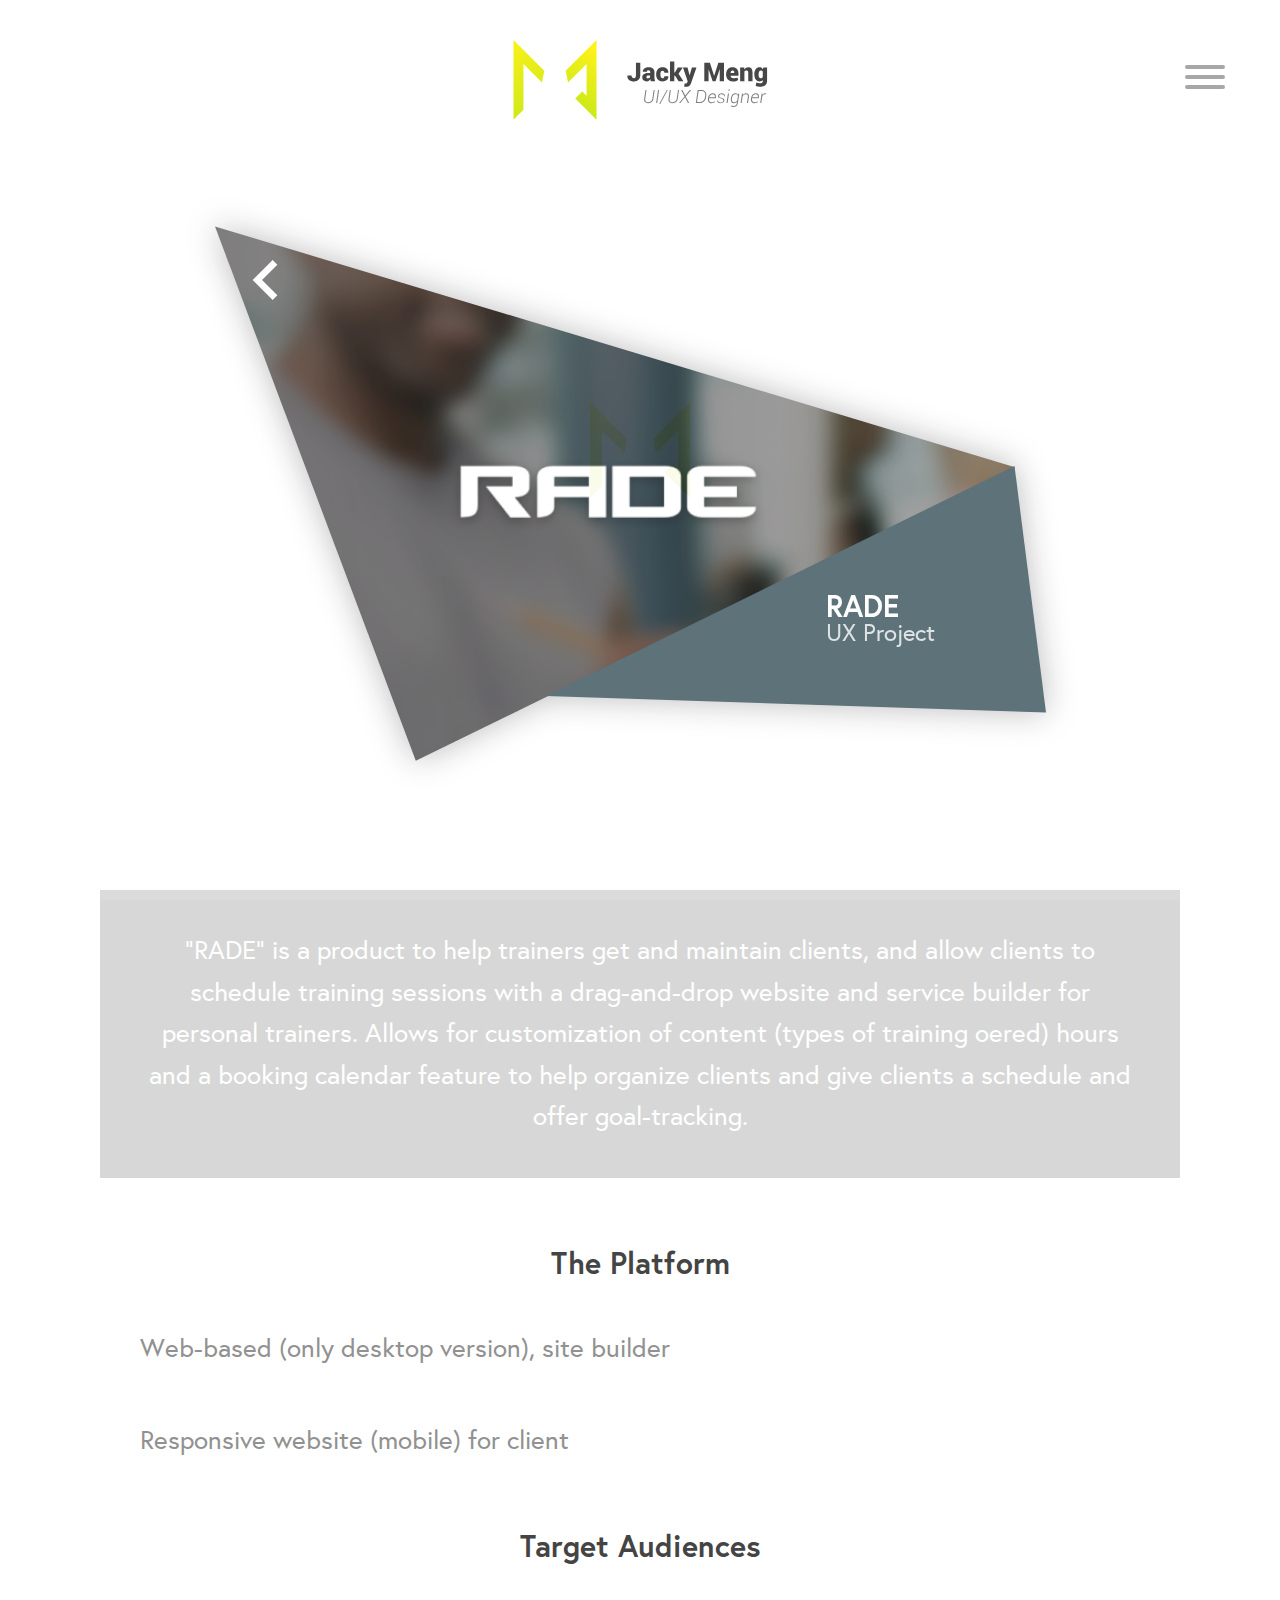
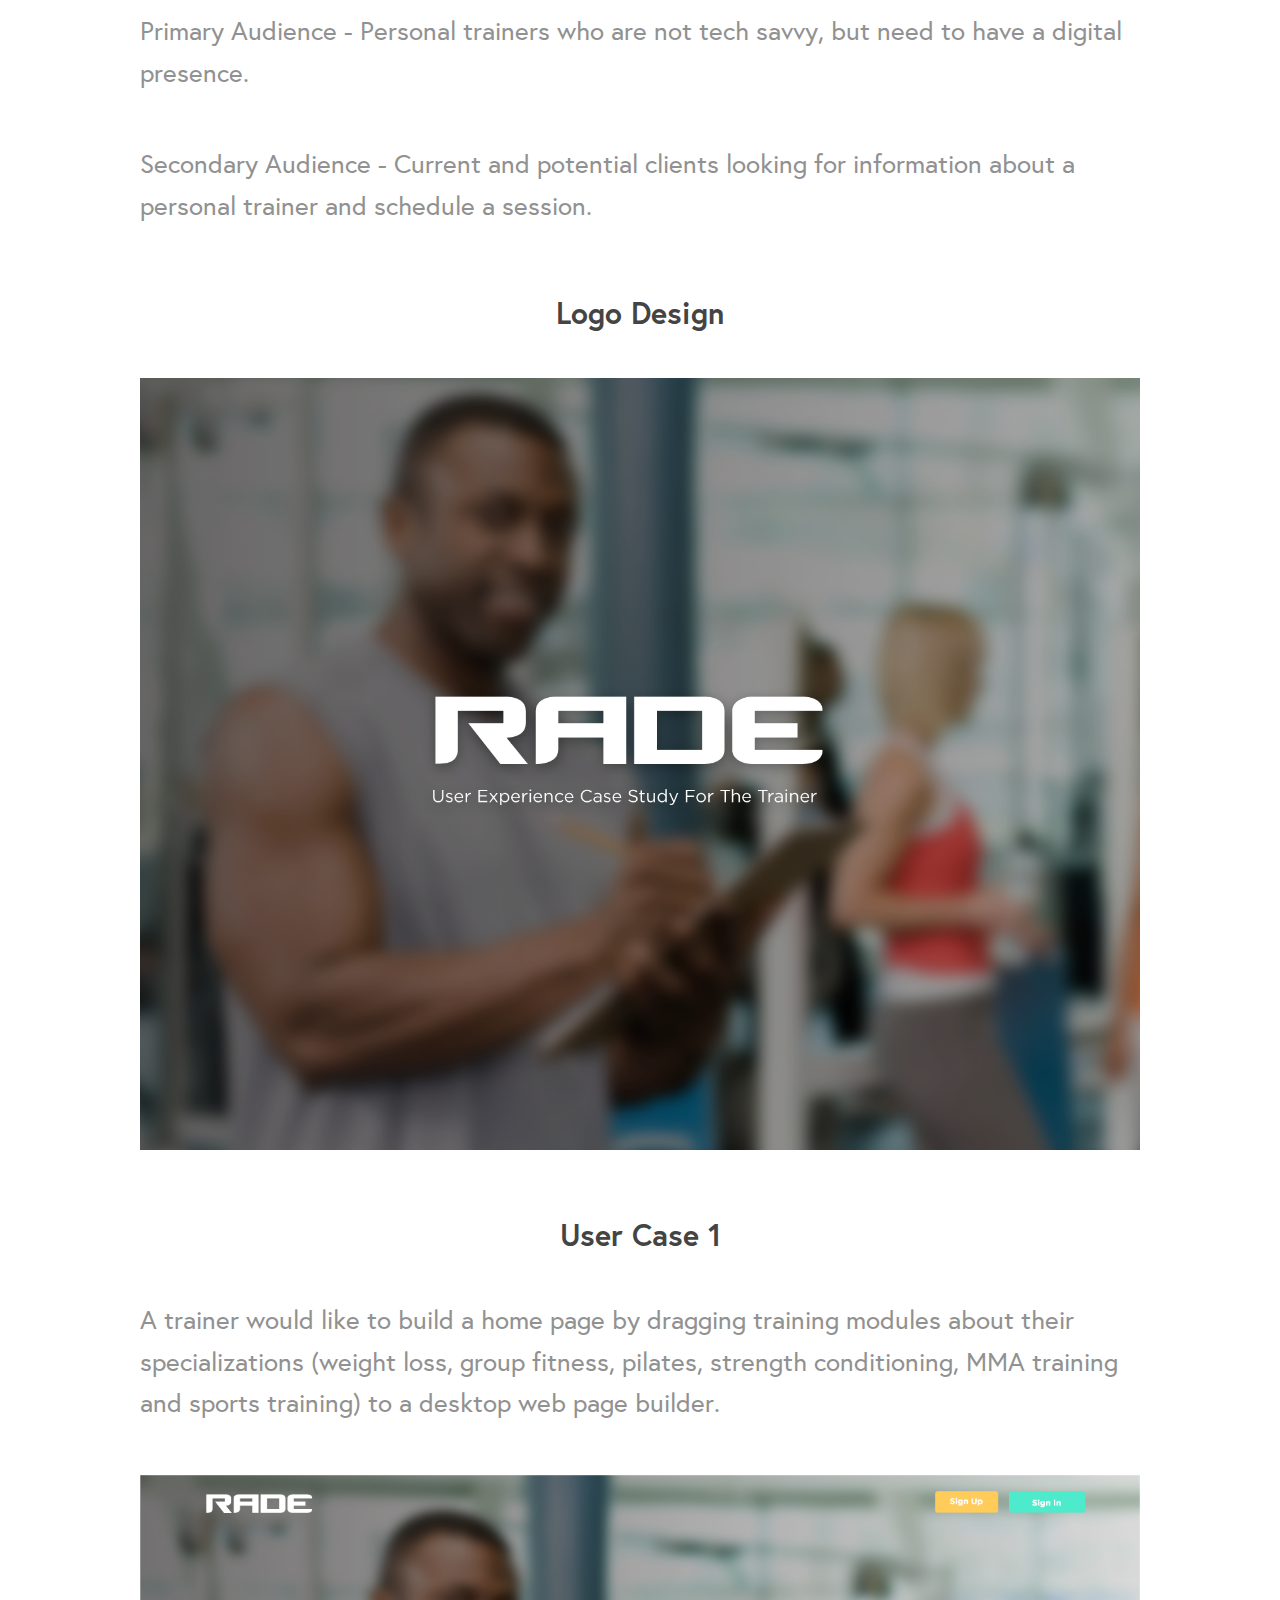
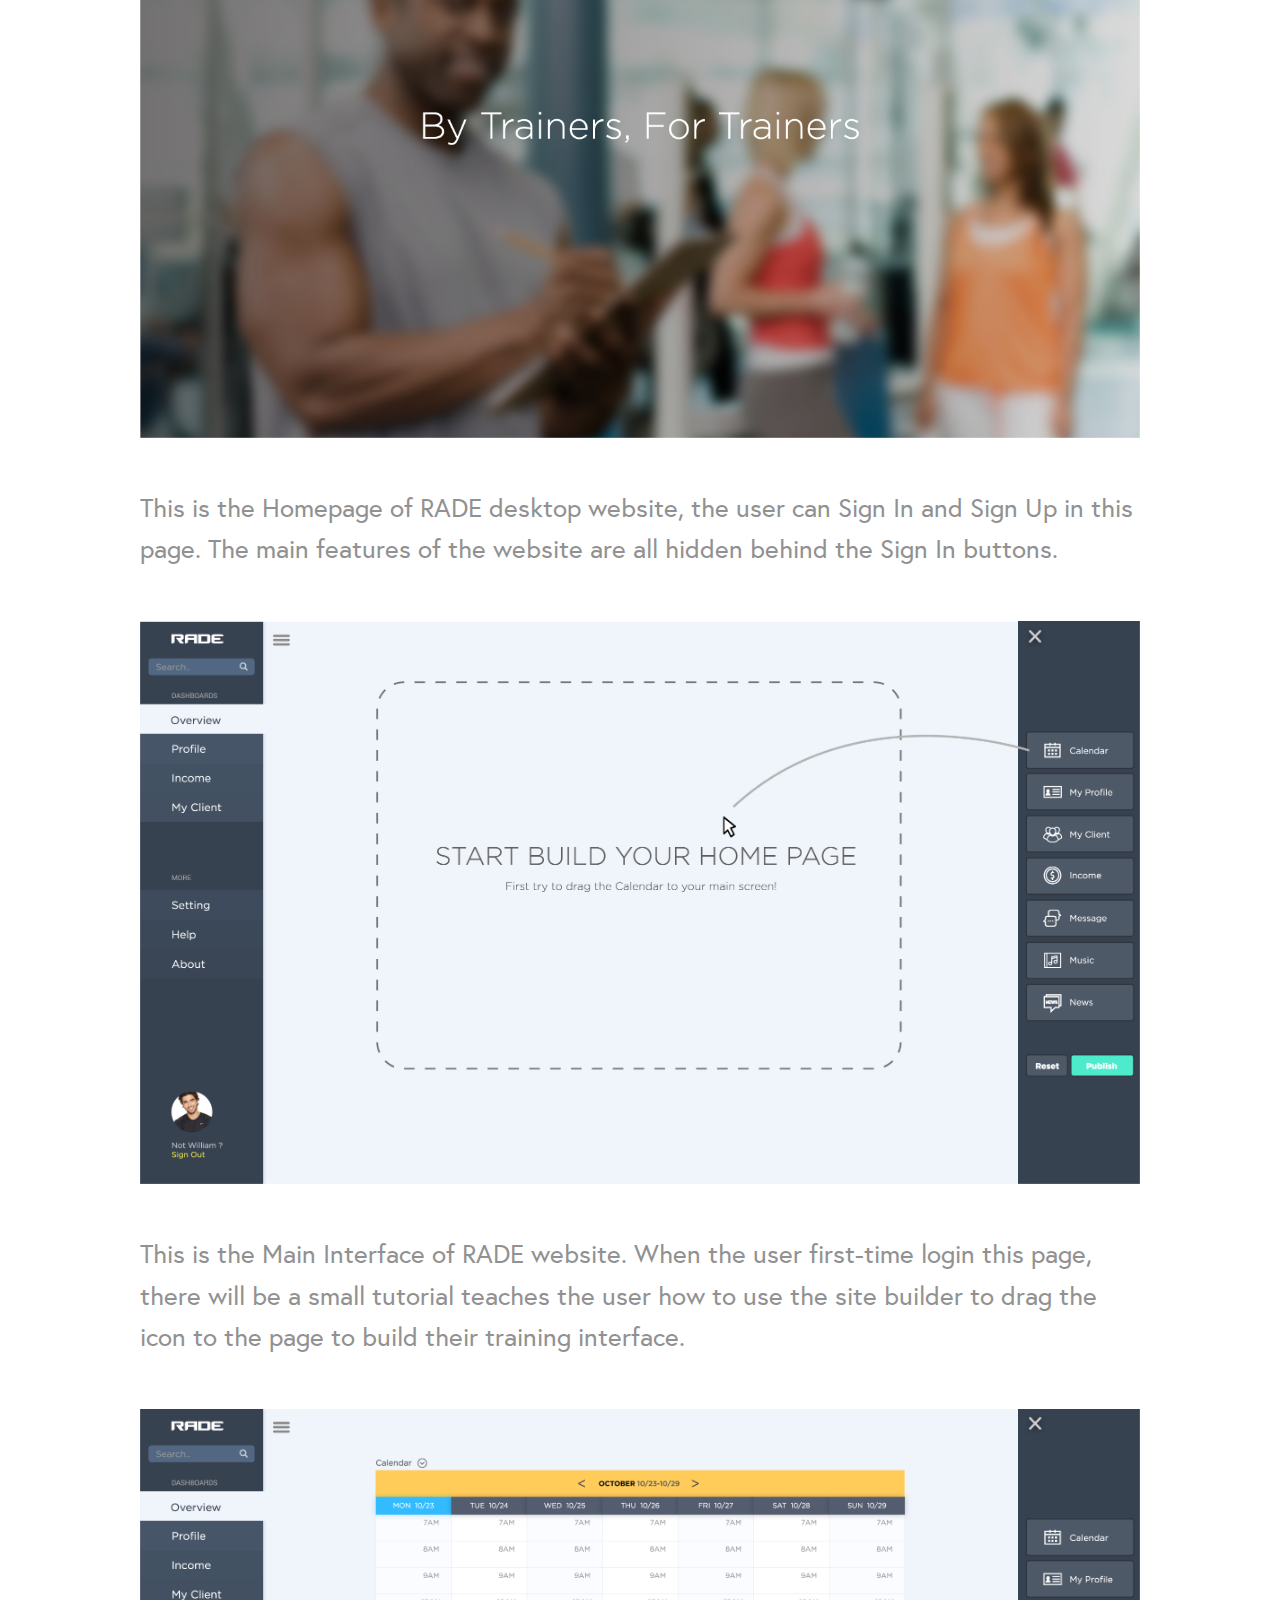
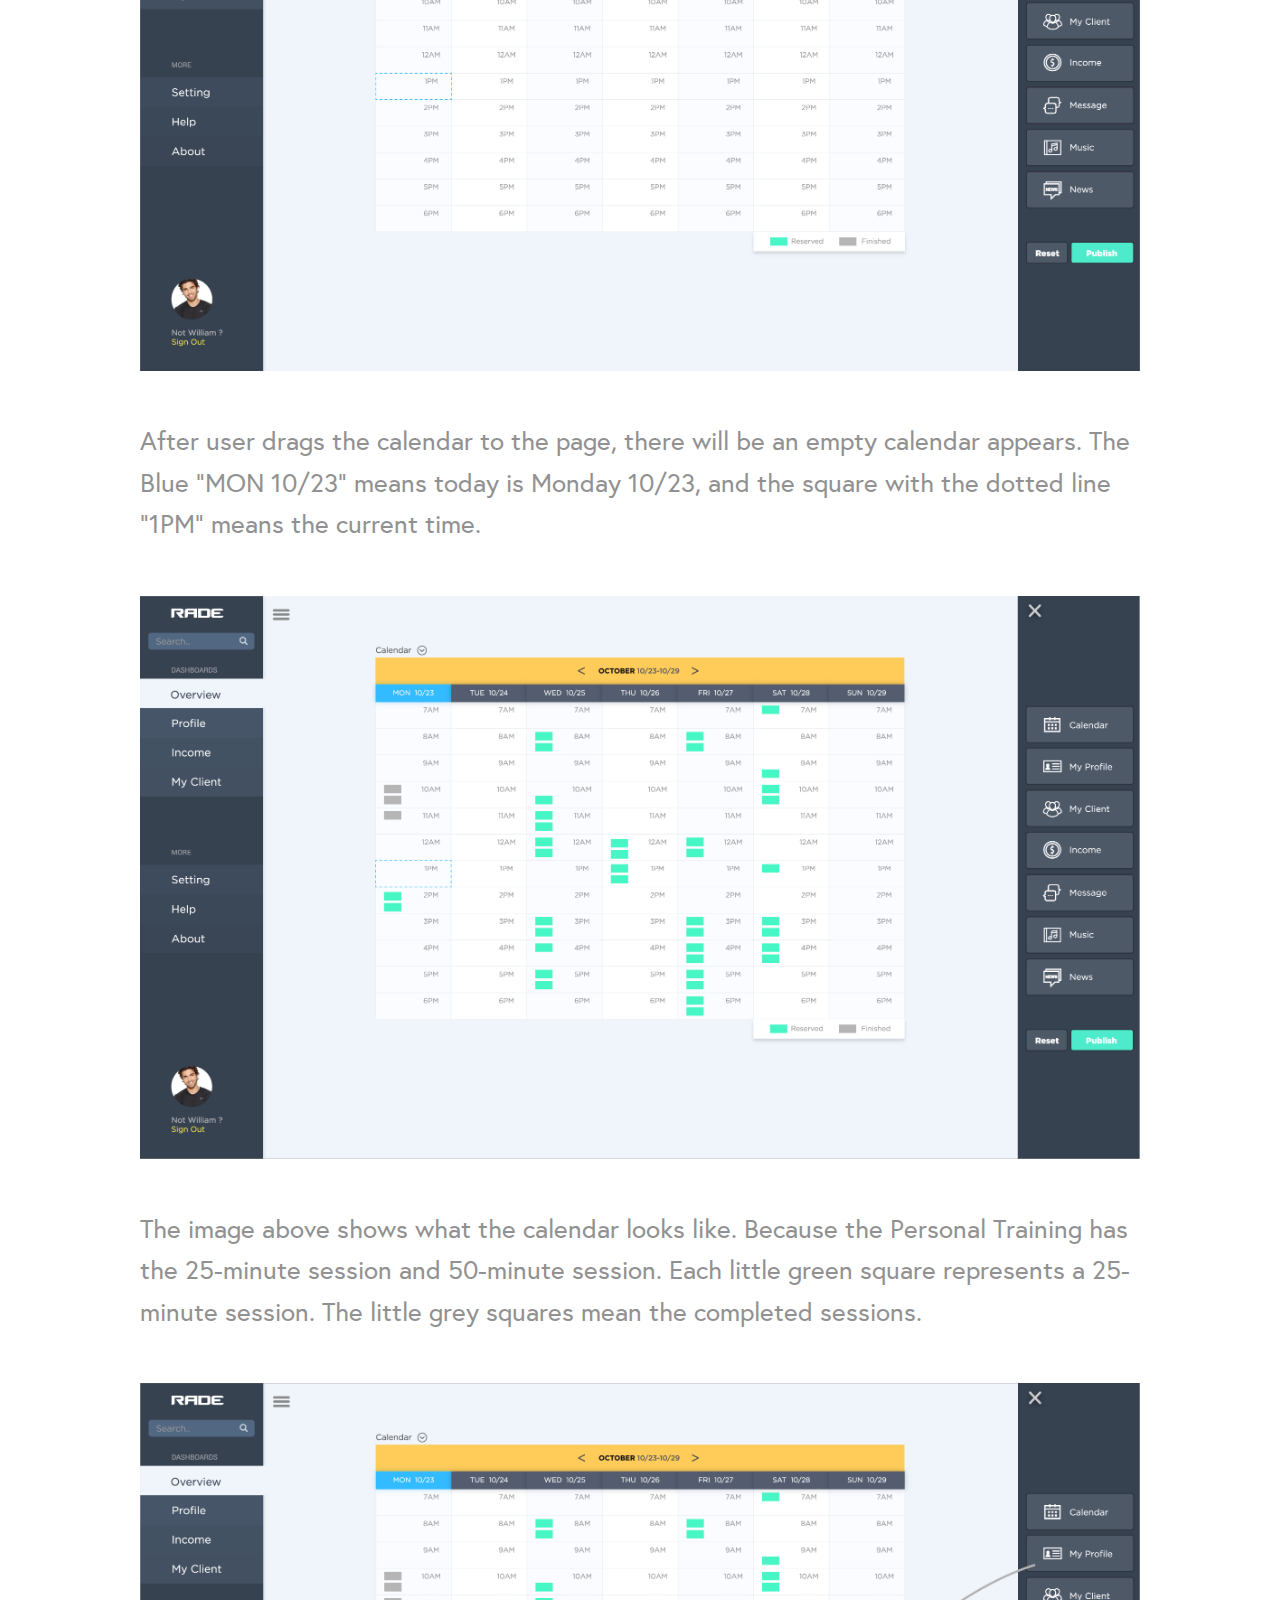
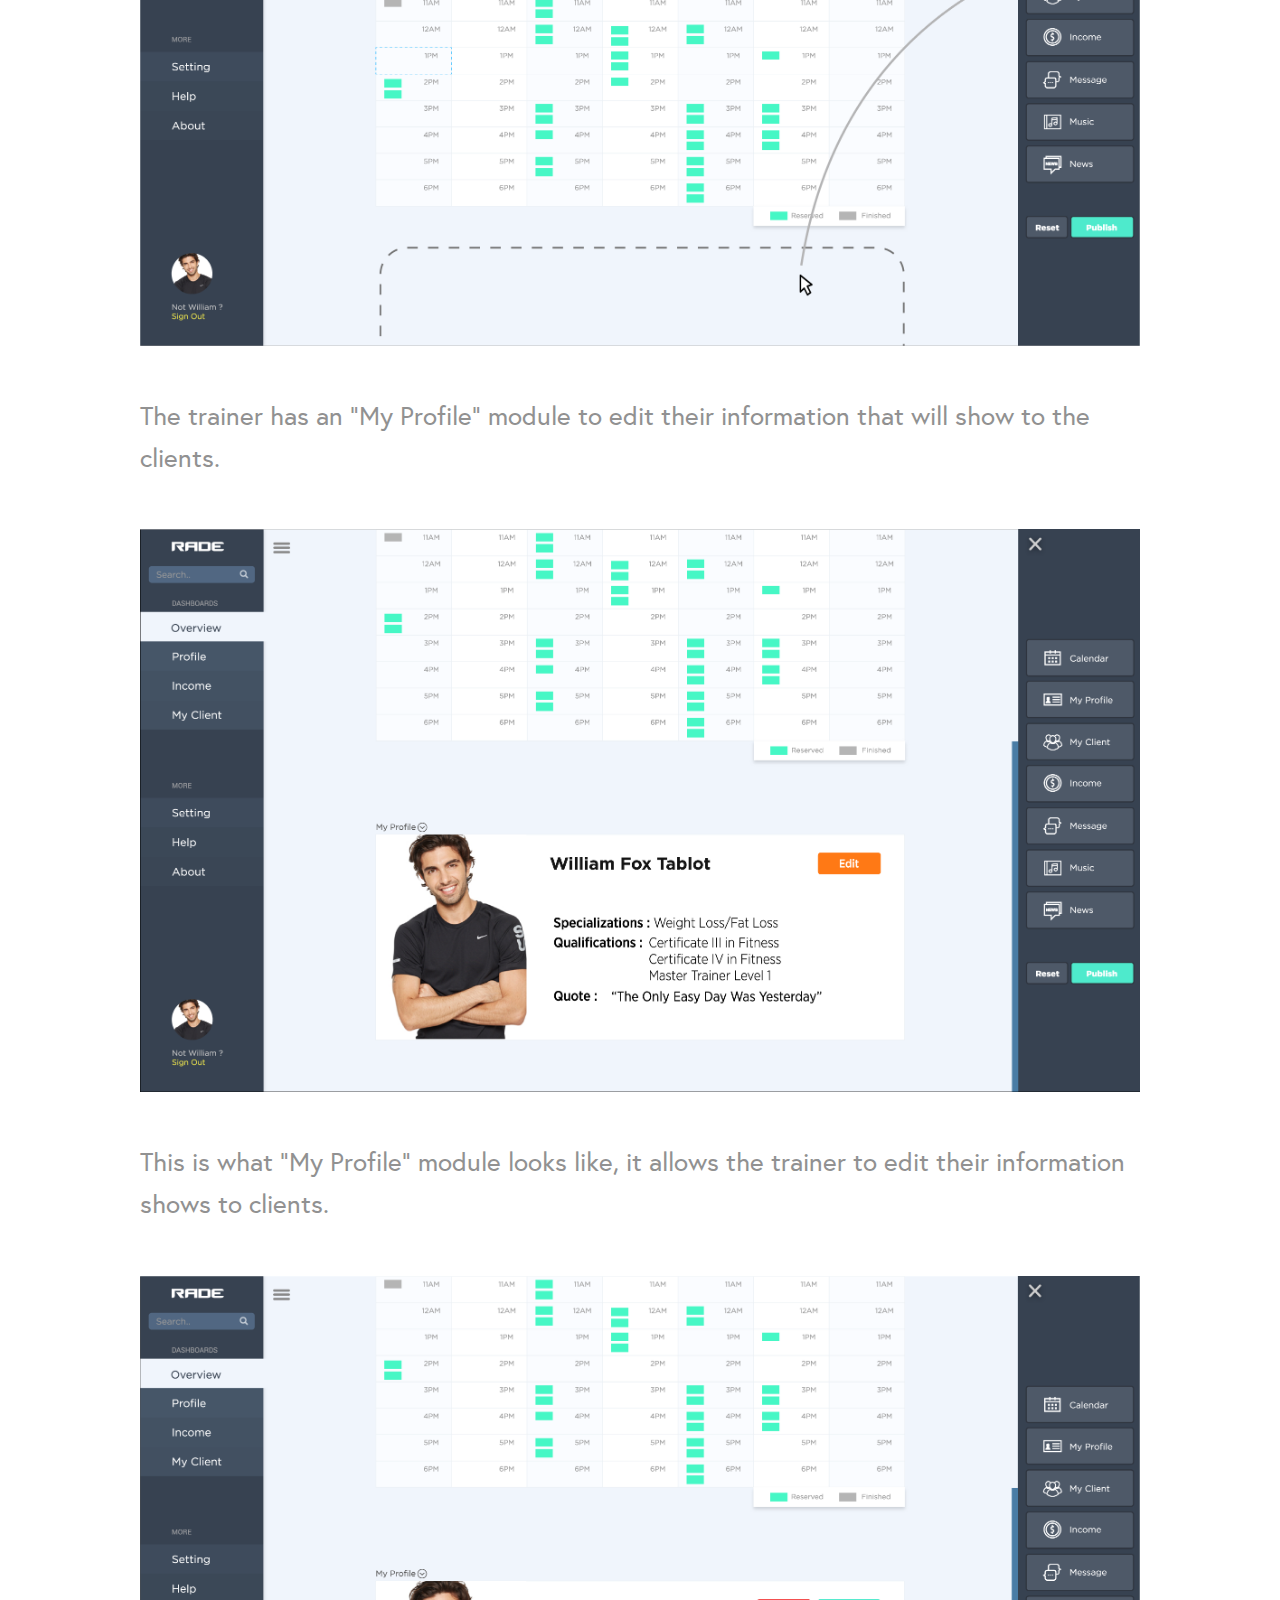
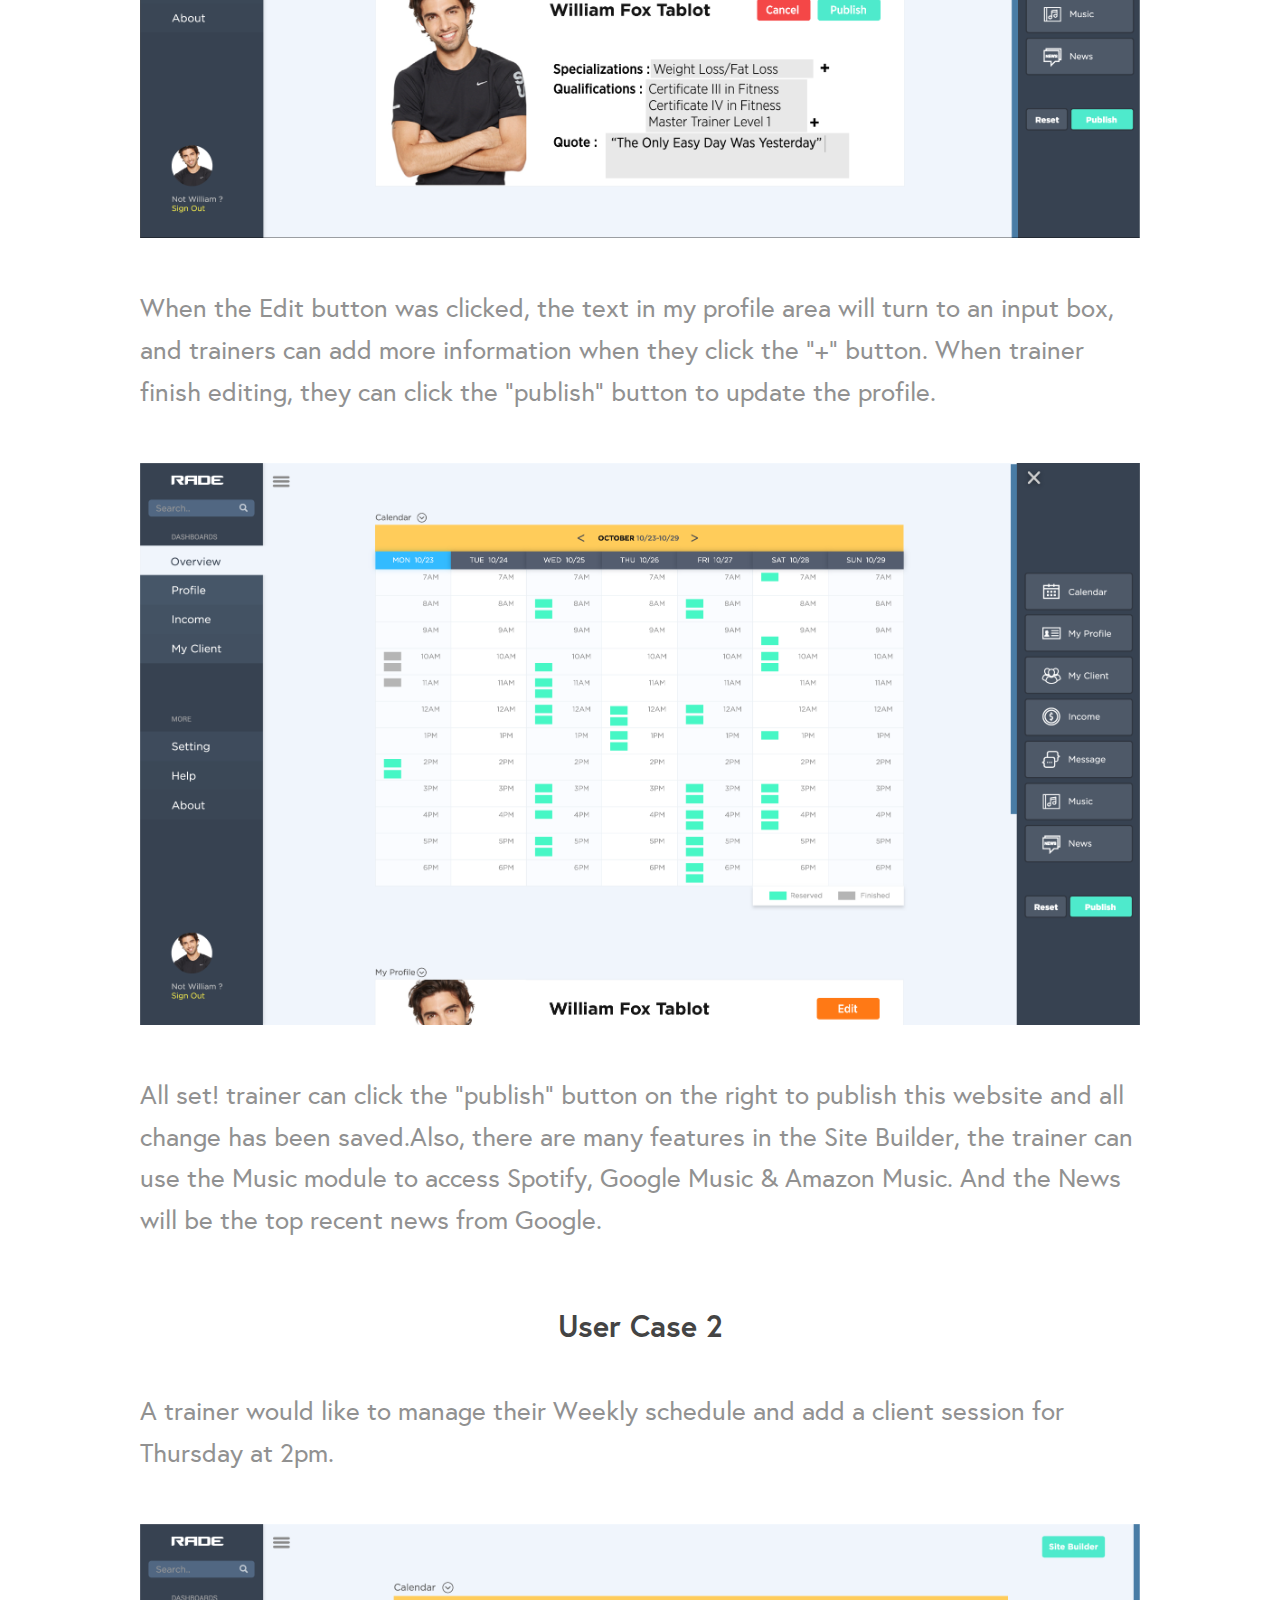
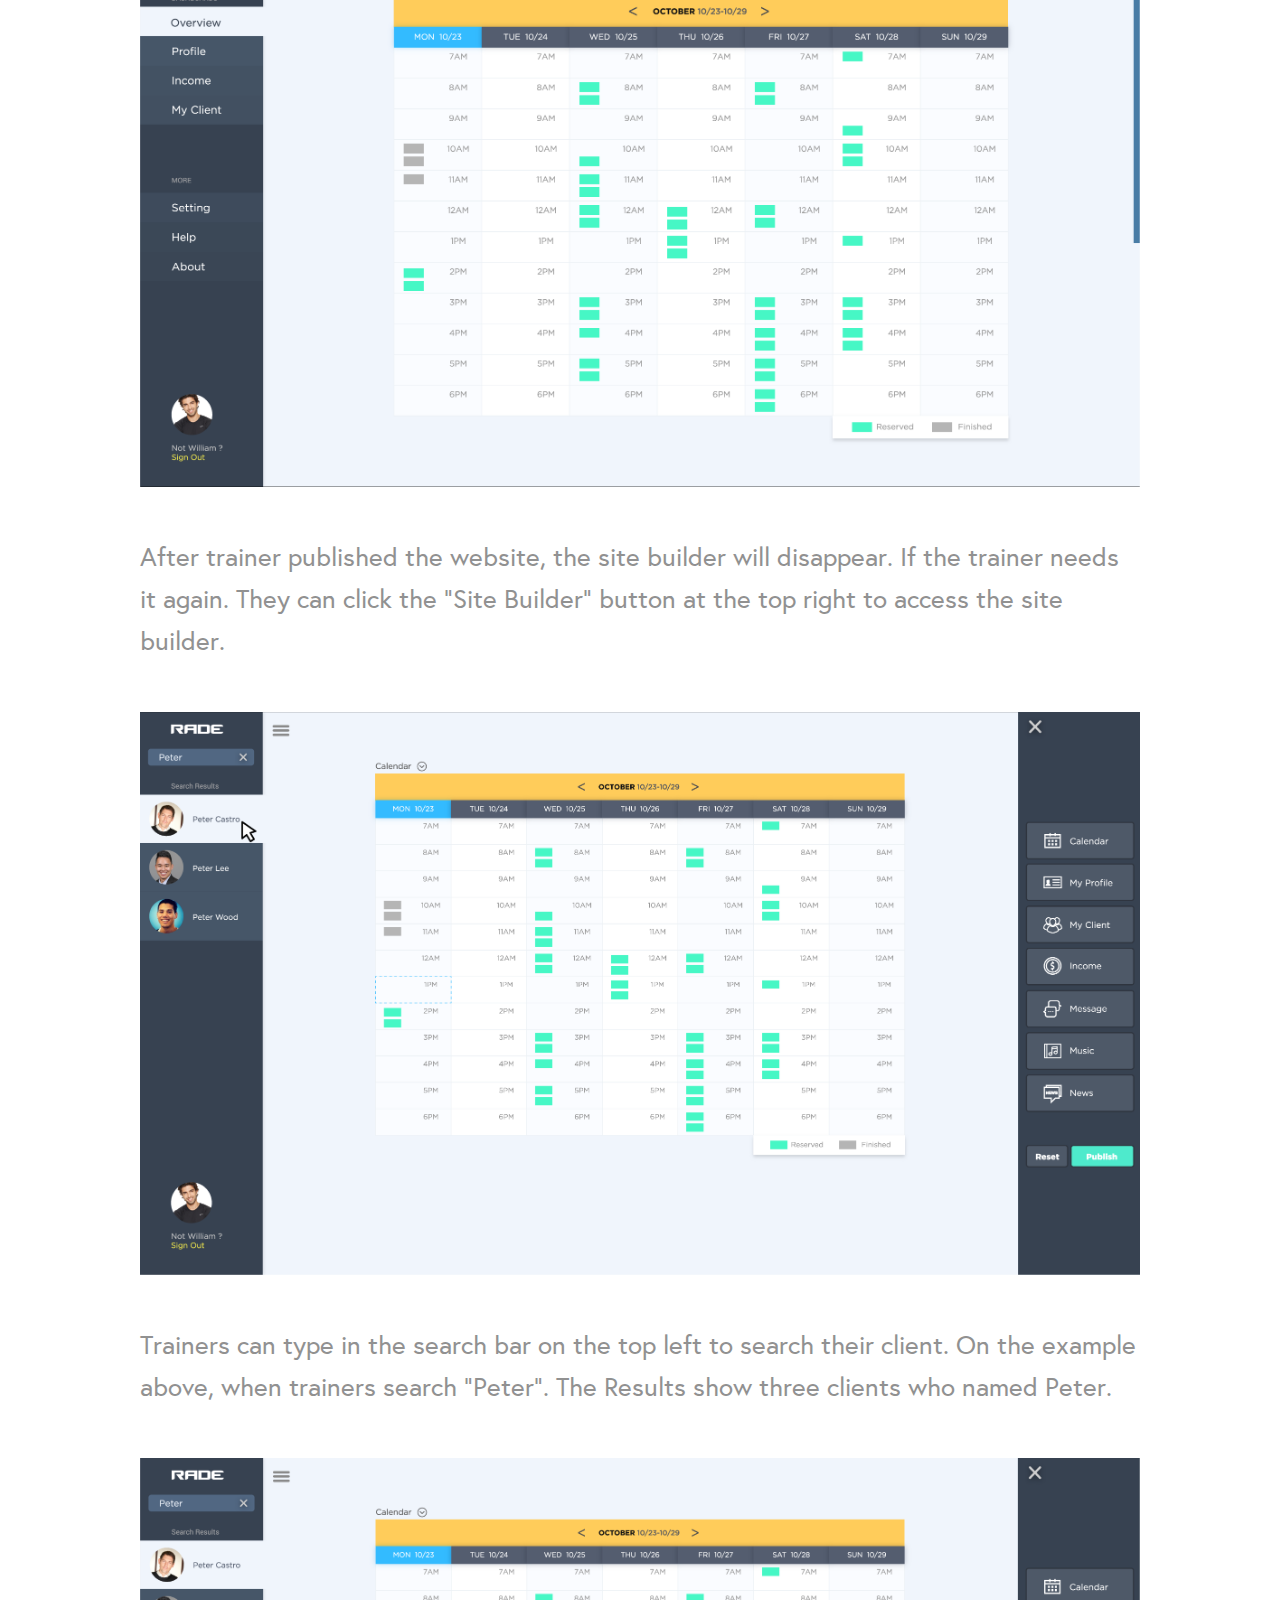
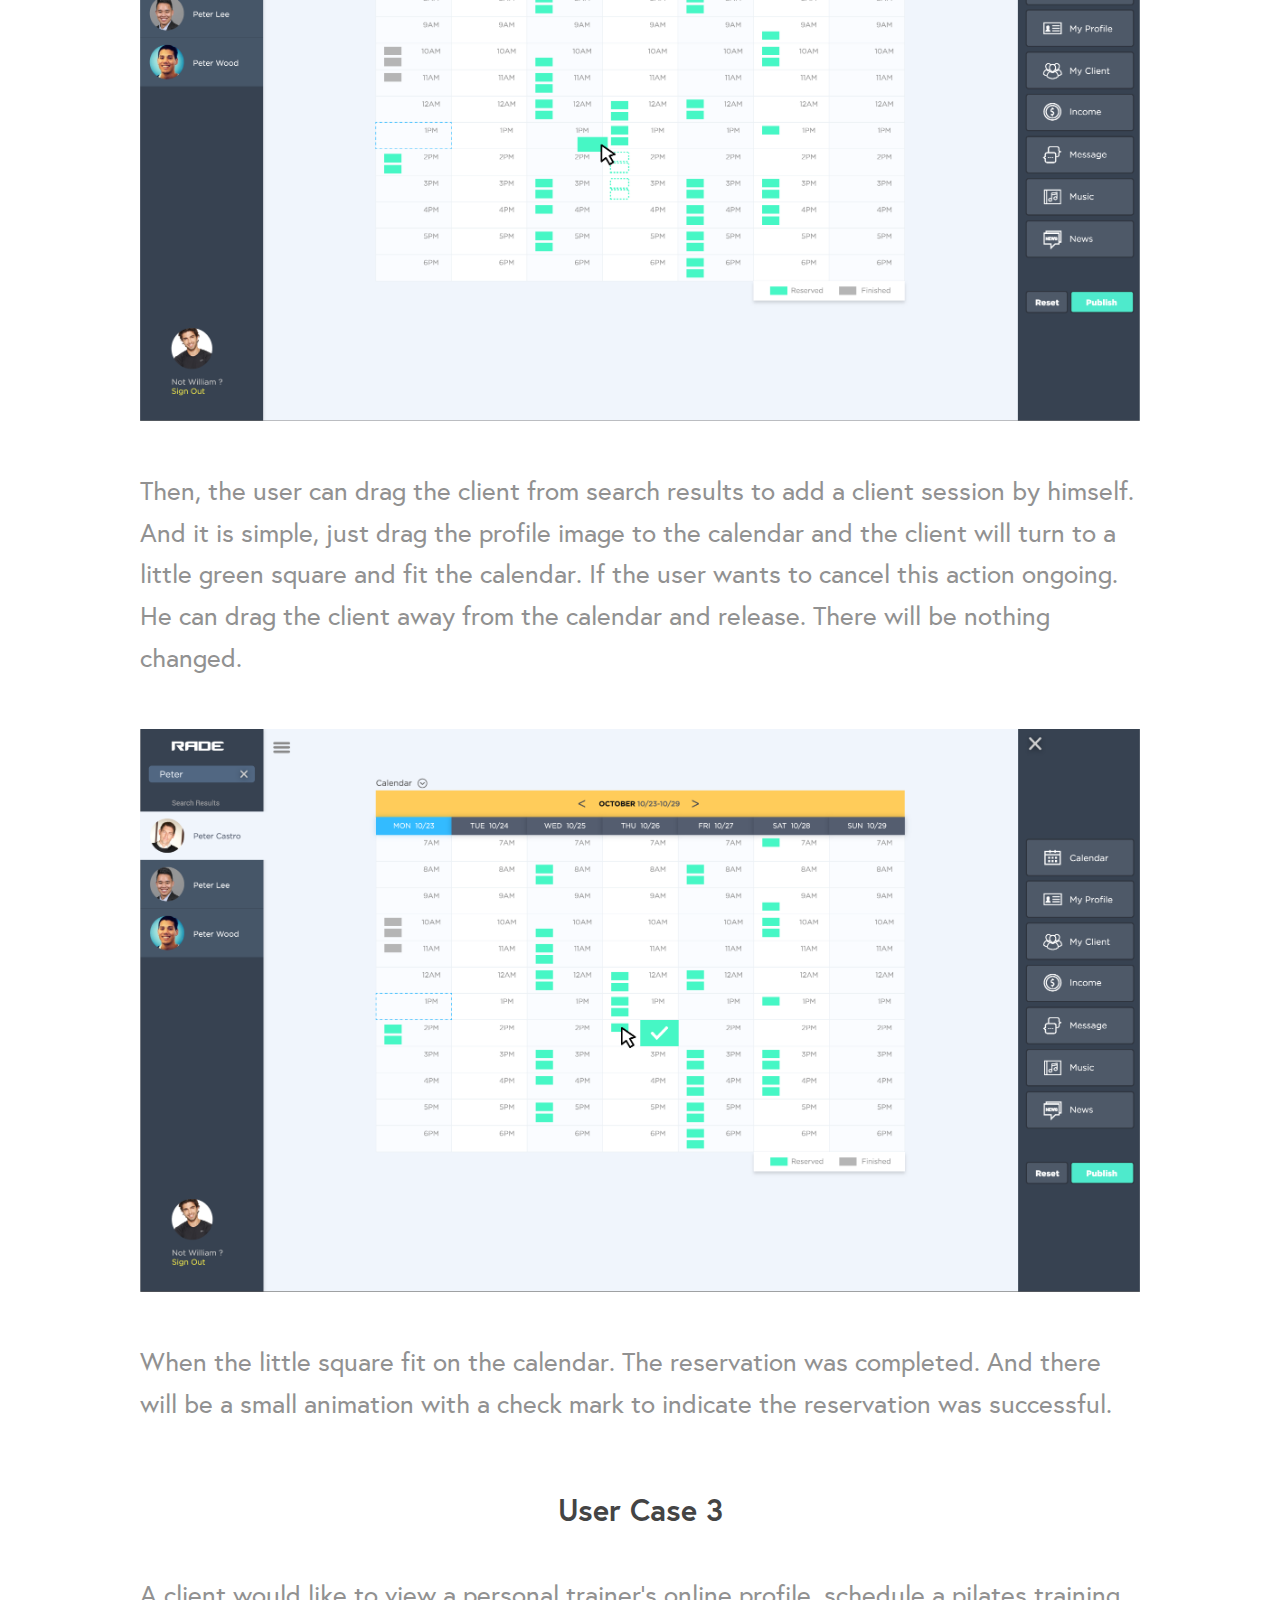
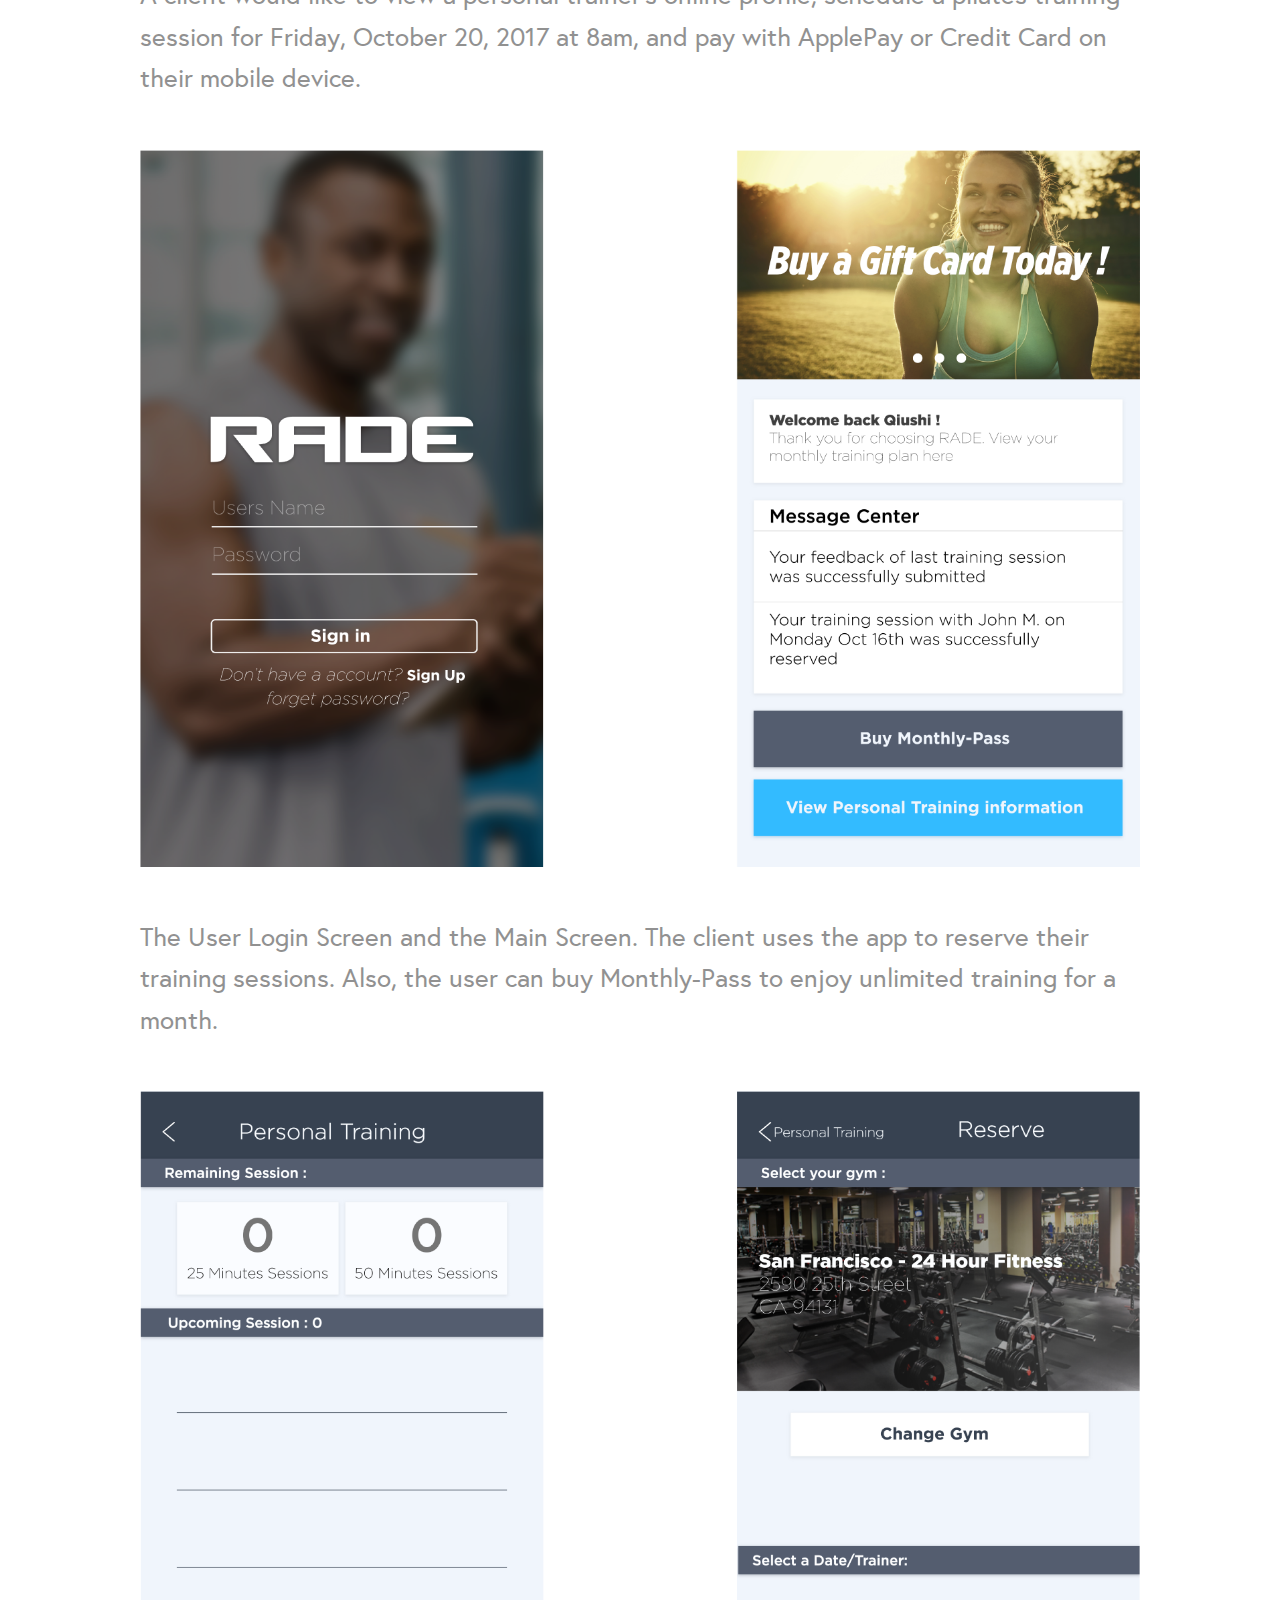
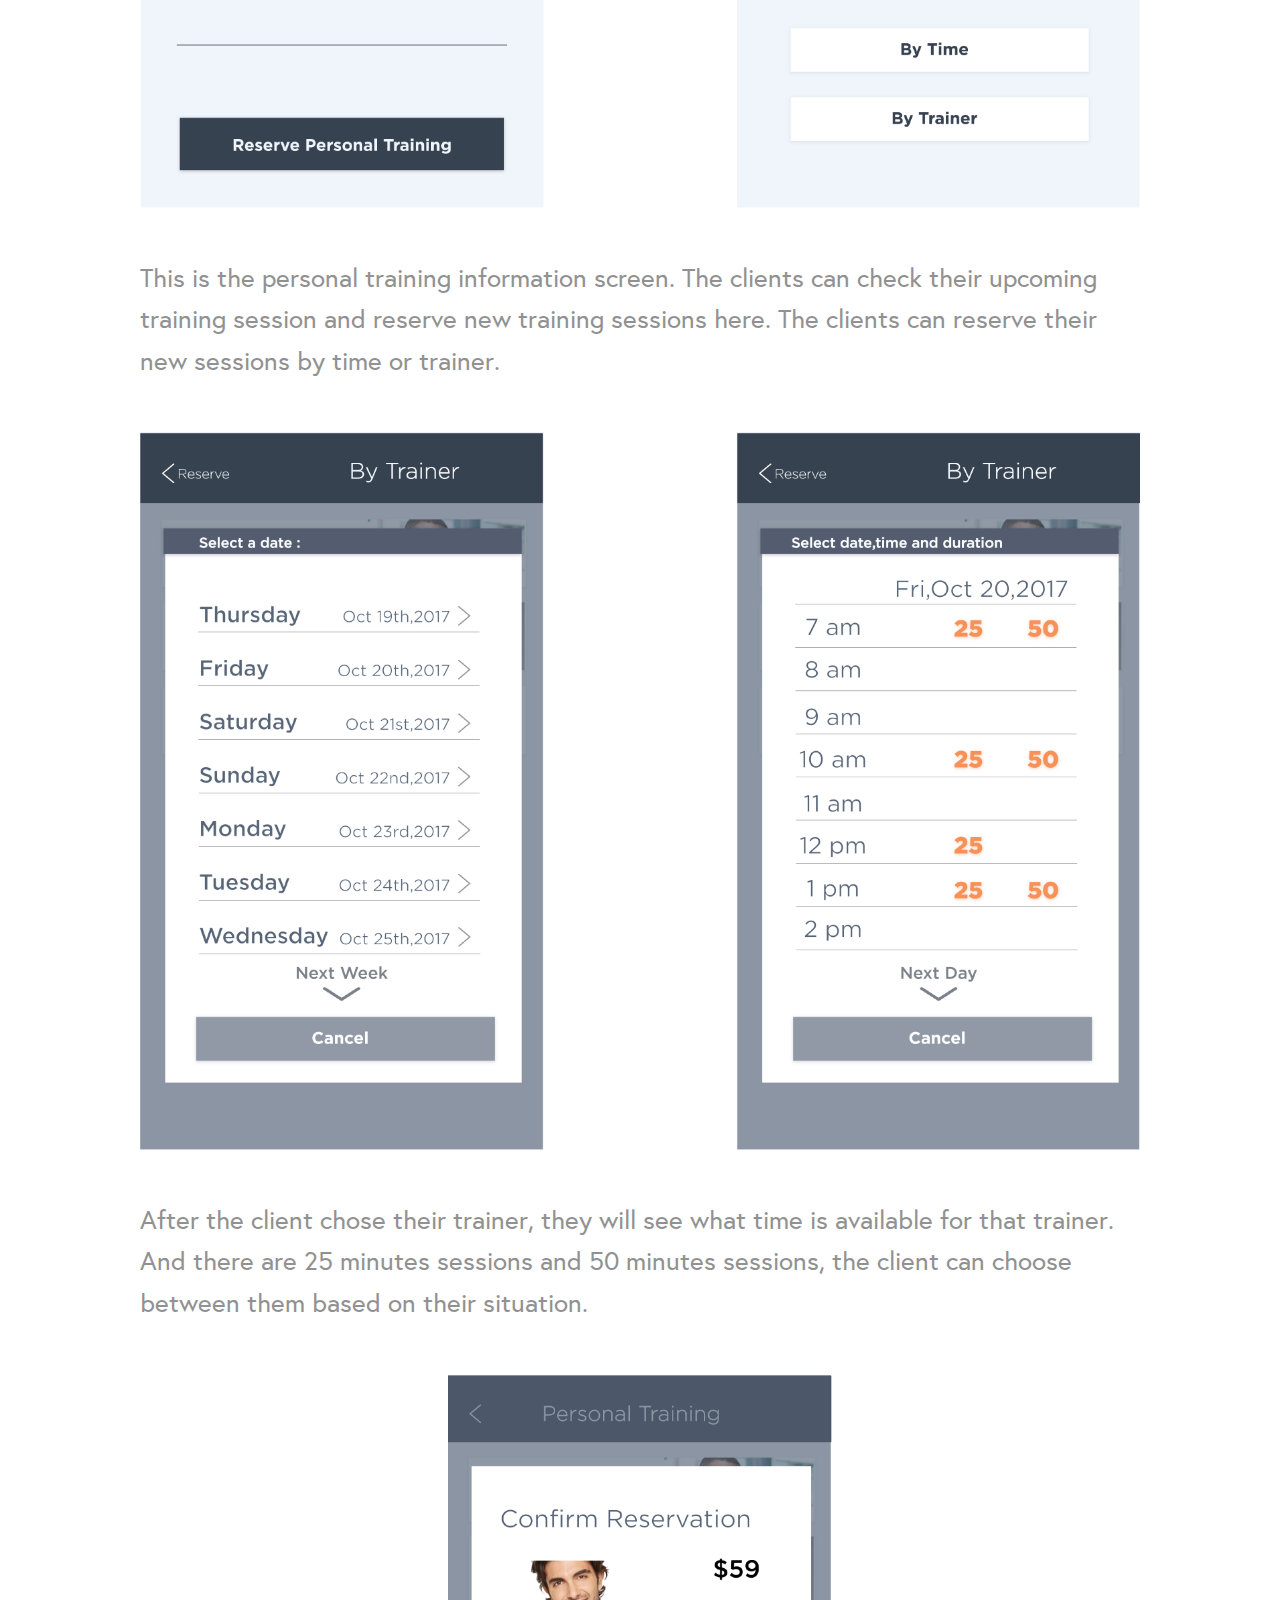
<file: rade.html>
<!DOCTYPE html>
<!--[if lt IE 7]>      <html class="no-js lt-ie9 lt-ie8 lt-ie7"> <![endif]-->
<!--[if IE 7]>         <html class="no-js lt-ie9 lt-ie8"> <![endif]-->
<!--[if IE 8]>         <html class="no-js lt-ie9"> <![endif]-->
<!--[if gt IE 8]><!--> <html class="no-js"> <!--<![endif]-->
    <head>
        <meta charset="utf-8">
        <meta http-equiv="X-UA-Compatible" content="IE=edge,chrome=1">
        <title>RADE</title>
        <meta name="description" content="This is Jacky Meng's Portfolio Site">
        <meta name="viewport" content="width=device-width">
        <meta http-equiv="cache-control" content="no-cache" />
        <meta http-equiv="expires" content="0" />
        <meta http-equiv="pragma" content="no-cache" />
        <link rel='shortcut icon' href='favicon.ico' type='image/x-icon'/ >
        <link rel="stylesheet" href="css/style.css">
		<link href="https://fonts.googleapis.com/css?family=Nunito:300,400,600" rel="stylesheet">
        <link rel="stylesheet" type="text/css" href="css/hamburgers.css" />
        <script src="js/jquery-3.3.1.min.js"></script>
        <script src="js/jquery-ui.min.js"></script>
        <script src="js/vendor/modernizr-2.6.2.min.js"></script>
    </head>
    <body>
        <div id="load_screen"><div class="preload"><img class="logoAnimation" src="img/logo.svg" alt="loading"></div></div>
        <nav>
            <a href="index.html"><img class="logosvg" src="img/logo_name.svg" alt="logo"></a>
            <div onclick="toggleNav()" class="hamburger hamburger--emphatic-r" type="button">
              <span class="hamburger-box">
                <span class="hamburger-inner"></span>
              </span>
            </div>
        </nav>
        <div class="menu">
            <ul>
                <a href="index.html#portfolio"><li class="category" id="uiux">UI/UX Project</li></a>
                <a href="project5.html" id="project5">
                    <li>Simply Breakfast</li>
                </a>
                <a href="roadtothefuture.html" id="project2">
                    <li>Road to the Future</li>
                </a>
                <a href="rade.html" id="project1">
                    <li>RADE</li>
                </a>
                <a href="project3.html" id="project3">
                    <li>Dragon Slayer</li>
                </a>
                <a href="index.html#portfolio"><li class="category"id="web">Web Development</li></a>
                <a href="project6.html" id="project6">
                    <li>Bunny Time</li>
                </a>
                <a href="project7.html" id="project7">
                    <li>Lombard Street</li>
                </a>
                <a href="index.html#portfolio"><li class="category"id="type">Type Design</li></a>
                <a href="project8.html" id="project8">
                    <li>Venom</li>
                </a>
                <a href="index.html#portfolio"><li class="category"id="photography">Photography</li></a>
                <a href="project9.html" id="project9">
                    <li>ChinaGuide</li>
                </a>
                <a href="index.html#portfolio">
                <li class="category"id="visual">Visual Design</li>
                </a>
                <a href="project4.html" id="project4">
                    <li>Miscellaneous Works</li>
                </a>
                <a href="index.html#about">
                    <li class="category" style="cursor: pointer;">About</li>
                </a>
            </ul>
        </div>
        <div class="content">
        <div class="p-overview">
            <div class="p-img2">
                <a href="index.html">
                    <div class="backButton">
                        <img class="backButtonImg" src="img/back-arrow.svg">
                    </div>
                </a>
            </div>
            <div class="p-name p-name2">
                <h1>RADE</h1>
                <h2>UX Project</h2>
            </div>
        </div>
        <p class="content important">“RADE” is a product to help trainers get and maintain clients, and allow clients to schedule training sessions with a drag-and-drop website and service builder for personal trainers. Allows for customization of content (types of training oered) hours and a booking calendar feature to help organize
clients and give clients a schedule and offer goal-tracking.</p>
        <h1>The Platform</h1>
        <p class="content left">Web-based (only desktop version), site builder</p>
        <p class="content left">Responsive website (mobile) for client</p>
        <h1>Target Audiences</h1>
        <p class="content left">Primary Audience - Personal trainers who are not tech savvy, but need to have a digital presence.</p>
        <p class="content left">Secondary Audience - Current and potential clients looking for information about a personal trainer and schedule a session.</p>
        <h1>Logo Design</h1>
        <img class="center contentImg" src="img/pj2_1.png">
        <h1>User Case 1</h1>
        <p class="content left">A trainer would like to build a home page by dragging training modules about their specializations (weight loss, group fitness, pilates, strength conditioning, MMA training and sports training) to a desktop web page builder.</p>

        <img class="center contentImg" src="img/pj2_2.png">
        <p class="content left">This is the Homepage of RADE desktop website, the user can Sign In and Sign Up in this page. The main features of the website are all hidden behind the Sign In buttons.</p>
        <img class="center contentImg" src="img/pj2_3.png">
        <p class="content left">This is the Main Interface of RADE website. When the user first-time login this page, there will be a small tutorial teaches the user how to use the site builder to drag the icon to the page to build their training interface.</p>
        <img class="center contentImg" src="img/pj2_4.png">
        <p class="content left">After user drags the calendar to the page, there will be an empty calendar appears. The Blue “MON 10/23” means today is Monday 10/23, and the square with the dotted line “1PM” means the current time. </p>
        <img class="center contentImg" src="img/pj2_5.png">
        <p class="content left">The image above shows what the calendar looks like. Because the Personal Training has the 25-minute session and 50-minute session. Each little green square represents a 25-minute session. The little grey squares mean the completed sessions.</p>
        <img class="center contentImg" src="img/pj2_6.png">
        <p class="content left">The trainer has an “My Profile” module to edit their information that will show to the clients.</p>
        <img class="center contentImg" src="img/pj2_7.png">
        <p class="content left">This is what “My Profile” module looks like, it allows the trainer to edit their information shows to clients.</p>
        <img class="center contentImg" src="img/pj2_8.png">
        <p class="content left">When the Edit button was clicked, the text in my profile area will turn to an input box, and trainers can add more information when they click the “+” button. When trainer finish editing, they can click the “publish” button to update the profile.</p>
        <img class="center contentImg" src="img/pj2_9.png">
        <p class="content left">All set! trainer can click the “publish” button on the right to publish this website and all change has been saved.Also, there are many features in the Site Builder, the trainer can use the Music module to access Spotify, Google Music & Amazon Music. And the News will be the top recent news from Google.</p>
        <h1>User Case 2</h1>
        <p class="content left">A trainer would like to manage their Weekly schedule and add a client session for Thursday at 2pm.</p>
        <img class="center contentImg" src="img/pj2_10.png">
        <p class="content left">After trainer published the website, the site builder will disappear. If the trainer needs it again. They can click the “Site Builder” button at the top right to access the site builder. </p>
        <img class="center contentImg" src="img/pj2_11.png">
        <p class="content left">Trainers can type in the search bar on the top left to search their client. On the example above, when trainers search “Peter”. The Results show three clients who named Peter.  </p>

        <img class="center contentImg" src="img/pj2_12.png">
        <p class="content left">Then, the user can drag the client from search results to add a client session by himself. And it is simple, just drag the profile image to the calendar and the client will turn to a little green square and fit the calendar. If the user wants to cancel this action ongoing. He can drag the client away from the calendar and release. There will be nothing changed.</p>
        <img class="center contentImg" src="img/pj2_13.png">
        <p class="content left">When the little square fit on the calendar. The reservation was completed. And there will be a small animation with a check mark to indicate the reservation was successful.</p>
        <h1>User Case 3</h1>
        <p class="content left">A client would like to view a personal trainer’s online profile, schedule a pilates training session for Friday, October 20, 2017 at 8am, and pay with ApplePay or Credit Card on their mobile device.</p>

        <img class="center contentImg" src="img/pj2_14.png">
        <p class="content left">The User Login Screen and the Main Screen. The client uses the app to reserve their training sessions. Also, the user can buy Monthly-Pass to enjoy unlimited training for a month.</p>
        <img class="center contentImg" src="img/pj2_15.png">
        <p class="content left">This is the personal training information screen. The clients can check their upcoming training session and reserve new training sessions here. The clients can reserve their new sessions by time or trainer.</p>
        <img class="center contentImg" src="img/pj2_16.png">
        <p class="content left">After the client chose their trainer, they will see what time is available for that trainer. And there are 25 minutes sessions and 50 minutes sessions, the client can choose between them based on their situation.</p>
        <img class="center contentImg" style="width: 30%;max-width: 1000px;" src="img/pj2_17.png">
        <p class="content left">This is the reserve confirmation screen after the client chose their trainer and time schedule. The client will see the rate based on the training time. Trainers at the same gym will have the same rate. The client can choose their training preference and pay with credit card or Apple Pay.</p>
        <h1>User Case 4</h1>
        <p class="content left">A client would like to make a change to their training session by cancelling a scheduled training session for Friday at 8am and creating a new session for the following Saturday at 10am</p>
        <img class="center contentImg" src="img/pj2_18.png">
        <p class="content left">In the personal training information screen, the client can see or edit their upcoming schedule. If they don’t like the schedule they selected before, they can reschedule this session on the reservation detail page. </p>
        <img class="center contentImg" src="img/pj2_19.png">
        <p class="content left">This is the screen to select new training time after clicking the reschedule button. The client can use the top and bottom button to scroll the weeks. </p>
        <img class="center contentImg" src="img/pj2_20.png">
        <p class="content left">After the client chose the new time, a confirmation window will pop up. If the training time (i.e. 25min, 50min) is not changed, the client doesn’t need to pay extra for the reschedule. This is the whole process of rescheduling a session.</p>
        <a href="files/RADE.pdf" target="_blank"><p class="content link">Download Case Study</p></a>
        </div>
        <footer>
            <p>©2020 by Jacky Meng</p>
            <p>Designed and coded</p>
        </footer>
        <script type="text/javascript" src="js/jquery.fullPage.min.js"></script>
        <script src="js/main.js"></script>
    </body>
    </html>
</file>
<file: css/style.css>
/* Welcome to Compass.
 * In this file you should write your main styles. (or centralize your imports)
 * Import this file using the following HTML or equivalent:
 * <link href="/stylesheets/screen.css" media="screen, projection" rel="stylesheet" type="text/css" /> */
html, body, div, span, applet, object, iframe,
h1, h2, h3, h4, h5, h6, p, blockquote, pre,
a, abbr, acronym, address, big, cite, code,
del, dfn, em, img, ins, kbd, q, s, samp,
small, strike, strong, sub, sup, tt, var,
b, u, i, center,
dl, dt, dd, ol, ul, li,
fieldset, form, label, legend,
table, caption, tbody, tfoot, thead, tr, th, td,
article, aside, canvas, details, embed,
figure, figcaption, footer, header, hgroup,
menu, nav, output, ruby, section, summary,
time, mark, audio, video {
  margin: 0;
  padding: 0;
  border: 0;
  font: inherit;
  font-size: 100%;
  vertical-align: baseline;
}

html {
  line-height: 1;
}

ol, ul {
  list-style: none;
}

table {
  border-collapse: collapse;
  border-spacing: 0;
}

caption, th, td {
  text-align: left;
  font-weight: normal;
  vertical-align: middle;
}

q, blockquote {
  quotes: none;
}
q:before, q:after, blockquote:before, blockquote:after {
  content: "";
  content: none;
}

a img {
  border: none;
}

article, aside, details, figcaption, figure, footer, header, hgroup, main, menu, nav, section, summary {
  display: block;
}

@font-face {
  font-family: 'europa';
  src: url("../font/Europa-Regular.woff") format("woff");
  font-weight: normal;
  font-style: normal;
}
@font-face {
  font-family: 'europa';
  src: url("../font/Europa-Bold.woff") format("woff");
  font-weight: bold;
  font-style: normal;
}
html {
  /*background-color: #f4f4f4;*/
  height: 100%;
}
@media (min-width: 0px) and (max-width: 999px) {
  html {
    background-color: white;
  }
}

body.homepage {
  height: 200%;
}

div.portfolio {
  width: 100%;
  height: 50%;
}
@media (min-width: 0px) and (max-width: 999px) {
  div.portfolio {
    height: auto;
    background-color: #fff !important;
  }
}

div.about {
  width: 100%;
  height: 50%;
}
@media (min-width: 0px) and (max-width: 999px) {
  div.about {
    height: auto;
    background-color: #fff !important;
  }
}

h1 {
  font-family: 'europa', sans-serif;
  font-size: 30px;
  font-weight: 600;
  text-decoration: none;
  color: #444444;
  text-align: center;
  margin-top: 70px;
  margin-bottom: 50px;
}
@media (min-width: 0px) and (max-width: 500px) {
  h1 {
    font-size: 24px;
    margin-top: 30px;
    margin-bottom: 30px;
  }
}

h2 {
  font-family: 'europa', sans-serif;
  font-size: 24px;
  font-weight: 300;
  color: white;
}
@media (min-width: 0px) and (max-width: 500px) {
  h2 {
    font-size: 22px;
  }
}

p.content {
  max-width: 1000px;
  width: 80%;
  line-height: 1.6;
  font-family: 'europa', sans-serif;
  font-size: 26px;
  font-weight: normal;
  margin: 50px auto;
  color: #919191;
  text-align: center;
}
@media (min-width: 0px) and (max-width: 500px) {
  p.content {
    width: 90%;
    text-align: left;
    margin: 0 auto 50px auto;
    font-size: 20px;
  }
}

@media (min-width: 0px) and (max-width: 500px) {
  p.link {
    text-align: center;
  }
}

@media (min-width: 0px) and (max-width: 800px) {
  img.imgshow {
    display: none;
  }
}

img.imghide {
  display: none;
}
@media (min-width: 0px) and (max-width: 800px) {
  img.imghide {
    display: block;
  }
}

p.important {
  background: #D7D7D7;
  padding: 40px;
  color: white;
}
@media (min-width: 0px) and (max-width: 500px) {
  p.important {
    padding: 30px 5% 30px 5%;
  }
}

.aboutLink {
  float: right;
  width: 50px;
  margin-top: 40px;
  margin-right: 100px;
  font-family: 'Nunito', sans-serif;
  font-size: 25px;
  text-decoration: none;
  color: #9e9e9e;
}
.aboutLink:hover {
  color: #D5D5D5;
  transition: all 0.3s;
  -webkit-transition: all 0.3s;
}

nav {
  width: 100%;
  height: 100px;
  top: 0;
  position: fixed;
  z-index: 70;
  transition: all 0.3s;
  -webkit-transition: all 0.3s;
}
@media (min-width: 600px) and (max-width: 999px) {
  nav {
    height: 100px;
    background-color: rgba(255, 255, 255, 0.95);
  }
}
@media (min-width: 0px) and (max-width: 599px) {
  nav {
    height: 80px;
    background-color: white;
  }
}
nav .logosvg {
  height: 80px;
  width: auto;
  z-index: 20;
  margin-left: 50%;
  margin-top: 40px;
  transition: all 0.3s ease;
  -webkit-transition: all 0.3s ease;
  transform: translateX(-50%);
}
@media (min-width: 600px) and (max-width: 999px) {
  nav .logosvg {
    height: 80px;
    margin-left: 40px;
    transform: translateX(0%);
    margin-top: 10px;
  }
}
@media (min-width: 0px) and (max-width: 599px) {
  nav .logosvg {
    height: 60px;
    margin-left: 20px;
    transform: translateX(0%);
    margin-top: 10px;
  }
}
nav .hamburger {
  float: right;
  margin-top: 50px;
  margin-right: 40px;
  transition: all 0.3s ease;
  -webkit-transition: all 0.3s ease;
  z-index: 70;
}
@media (min-width: 600px) and (max-width: 999px) {
  nav .hamburger {
    margin-top: 25px;
    margin-right: 40px;
  }
}
@media (min-width: 0px) and (max-width: 599px) {
  nav .hamburger {
    margin-top: 10px;
    margin-right: 20px;
  }
}

.navScroll {
  height: 80px;
  background-color: rgba(255, 255, 255, 0.95);
}
.navScroll .logosvg {
  margin-left: 40px;
  height: 60px;
  margin-top: 10px;
  transform: translateX(0%);
}
@media (min-width: 0px) and (max-width: 500px) {
  .navScroll .logosvg {
    margin-left: 20px;
  }
}
.navScroll .hamburger {
  margin-top: 10px;
  margin-right: 40px;
}
@media (min-width: 0px) and (max-width: 500px) {
  .navScroll .hamburger {
    margin-right: 20px;
  }
}

.content {
  transition: all 0.5s;
  -webkit-transition: all 0.5s;
}

.menu {
  height: 100%;
  width: 0px;
  background-color: #100F0F;
  position: fixed;
  float: right;
  top: 0;
  right: 0;
  overflow: hidden;
  z-index: 50;
  box-shadow: inset -65px 0px 98px -27px #000000;
  transition: all 0.5s;
  -webkit-transition: all 0.5s;
  /*display: none;*/
  /*-webkit-clip-path: polygon(0% 0%, 100% 0%, 100% 100%, 20% 90%);*/
  /*clip-path: polygon(0% 0%, 100% 0%, 100% 100%, 20% 90%);*/
}
.menu ul {
  margin-top: 100px;
  font-family: 'europa', sans-serif;
  font-size: 35px;
  margin-left: 40px;
}
@media (min-width: 0) and (max-width: 599px) {
  .menu ul {
    font-size: 26px;
  }
}
@media (max-height: 700px) and (orientation: portrait) {
  .menu ul {
    font-size: 22px;
  }
}
@media (max-height: 860px) {
  .menu ul {
    font-size: 22px;
  }
}
.menu ul li {
  transition: all 0.2s;
  -webkit-transition: all 0.2s;
  color: #fff;
  font-weight: bold;
  padding: 5px 0px;
  /*font-style: italic;*/
}
@media (min-width: 0) and (max-width: 599px) {
  .menu ul li {
    padding: 2px;
  }
}
.menu ul li:hover {
  /*color:#333;*/
  /*text-decoration: underline;*/
  box-shadow: inset 0 -50px 0 0 #F9CE21;
}
.menu ul li.category {
  position: relative;
  padding: 30px 0 5px 0;
  font-weight: normal;
  color: #C5C5C5;
  font-size: 22px;
  box-shadow: none;
}
.menu ul li.category:hover {
  text-decoration: none;
  cursor: default;
  box-shadow: none;
  color: white;
}
@media (min-width: 0) and (max-width: 499px) {
  .menu ul li.category {
    font-size: 18px;
  }
}
@media (max-height: 700px) and (orientation: portrait) {
  .menu ul li.category {
    font-size: 16px;
  }
}
@media (max-height: 860px) {
  .menu ul li.category {
    padding: 10px 0 3px 0;
    font-size: 18px;
  }
}

.opennav {
  width: 400px;
}
@media (min-width: 0) and (max-width: 999px) {
  .opennav {
    width: 100%;
  }
}

.moveleft {
  margin-right: 400px;
}
@media (min-width: 0) and (max-width: 999px) {
  .moveleft {
    margin-right: 100%;
    overflow: hidden;
    height: 100%;
  }
}

div.works {
  width: 1000px;
  height: 500px;
  margin: 100px auto;
  overflow: hidden;
  padding-top: 30px;
  /*filter: drop-shadow(0px 0px 5px #b5b5b5);*/
  /*filter: drop-shadow(4px 4px 5px #b5b5b5);*/
}
@media (min-width: 0px) and (max-width: 999px) {
  div.works {
    width: 100%;
    height: 1950px;
    margin: 0px auto 0px auto;
  }
}
@media (min-width: 0px) and (max-width: 599px) {
  div.works {
    height: 1050px;
  }
}
div.works a {
  text-decoration: none;
}
div.works div {
  opacity: 1;
  transition: all 0.3s;
  -webkit-transition: all 0.3s;
  /*box-shadow: 4px 4px 5px #434343;*/
}
@media (min-width: 0px) and (max-width: 999px) {
  div.works div {
    opacity: 1;
  }
}
div.works div:hover {
  opacity: 0.3;
  transform: translate(0, -25px);
  z-index: 999;
  /*filter: blur(3px);*/
  /*filter: saturate(120%);*/
  /*filter: drop-shadow(0px 0px 5px #b5b5b5);*/
  /*filter:drop-shadow(5px 10px #888888);*/
  transition: all 0.3s;
  -webkit-transition: all 0.3s;
}
div.works .work1 {
  -webkit-clip-path: polygon(7.6% 68.4%, 1.4% 29.4%, 98% 43.7%);
  clip-path: polygon(7.6% 68.4%, 1.4% 29.4%, 98% 43.7%);
  height: 400px;
  width: 400px;
  box-shadow: 0px 0px 34px -5px rgba(0, 0, 0, 0.25);
  display: inline-block;
  position: relative;
  top: -95px;
  left: 30px;
  background: url(../img/pj2.jpg);
  /*background-size: 100% auto;*/
  /*background-position: 0px 100px;*/
  background-size: 130% auto;
  background-position: 420px 30px;
}
@media (min-width: 0px) and (max-width: 999px) {
  div.works .work1 {
    width: 100%;
    height: 200px;
    -webkit-clip-path: polygon(0% 0%, 100% 25%, 100% 75%, 0% 100%);
    clip-path: polygon(0% 0%, 100% 25%, 100% 75%, 0% 100%);
    top: 0;
    left: 0;
    background-position: center center;
    background-size: cover;
  }
}
@media (min-width: 0px) and (max-width: 500px) {
  div.works .work1 {
    height: 150px;
  }
}
@media (min-width: 700px) and (max-width: 999px) {
  div.works .work1 {
    height: 250px;
  }
}
div.works .work2 {
  -webkit-clip-path: polygon(13.1% 38%, 54.4% 84.1%, 84.6% 18.5%);
  clip-path: polygon(13.1% 38%, 54.4% 84.1%, 84.6% 18.5%);
  height: 400px;
  width: 400px;
  box-shadow: 0px 0px 34px -5px rgba(0, 0, 0, 0.25);
  display: inline-block;
  position: relative;
  top: 40px;
  left: -385px;
  background: url(../img/pj1.jpg);
  background-size: 100% auto;
  background-position: 0px 10px;
}
@media (min-width: 0px) and (max-width: 999px) {
  div.works .work2 {
    background: url(../img/pj1.jpg);
    width: 100%;
    height: 200px;
    -webkit-clip-path: polygon(100% 0%, 0% 25%, 0% 75%, 100% 100%);
    clip-path: polygon(100% 0%, 0% 25%, 0% 75%, 100% 100%);
    top: -55px;
    left: 0;
    background-position: center center;
    background-size: cover;
  }
}
@media (min-width: 0px) and (max-width: 500px) {
  div.works .work2 {
    height: 150px;
    top: -40px;
  }
}
@media (min-width: 700px) and (max-width: 999px) {
  div.works .work2 {
    height: 250px;
    top: -65px;
  }
}
div.works .work3 {
  -webkit-clip-path: polygon(38.6% 19.7%, 25.4% 80.3%, 79.9% 65.7%);
  clip-path: polygon(38.6% 19.7%, 25.4% 80.3%, 79.9% 65.7%);
  height: 400px;
  width: 400px;
  box-shadow: 0px 0px 34px -5px rgba(0, 0, 0, 0.25);
  display: inline-block;
  position: relative;
  top: -280px;
  left: -95px;
  background: url(../img/pj3.png);
  background-size: 75% auto;
  background-position: 54px 50px;
}
@media (min-width: 0px) and (max-width: 999px) {
  div.works .work3 {
    background: url(../img/pj3_m.png);
    width: 100%;
    height: 200px;
    -webkit-clip-path: polygon(0% 0%, 100% 25%, 100% 75%, 0% 100%);
    clip-path: polygon(0% 0%, 100% 25%, 100% 75%, 0% 100%);
    top: -110px;
    left: 0;
    background-position: center center;
    background-size: cover;
  }
}
@media (min-width: 0px) and (max-width: 500px) {
  div.works .work3 {
    height: 150px;
    top: -80px;
  }
}
@media (min-width: 700px) and (max-width: 999px) {
  div.works .work3 {
    height: 250px;
    top: -130px;
  }
}
div.works .work4 {
  -webkit-clip-path: polygon(49.6% 5%, 19.4% 70.6%, 76.8% 90.7%);
  clip-path: polygon(49.6% 5%, 19.4% 70.6%, 76.8% 90.7%);
  height: 400px;
  width: 400px;
  box-shadow: 0px 0px 34px -5px rgba(0, 0, 0, 0.25);
  display: inline-block;
  position: relative;
  top: -303px;
  left: -230px;
  background: url(../img/pj4.png);
  background-size: 90% auto;
  background-position: 30px 20px;
}
@media (min-width: 0px) and (max-width: 999px) {
  div.works .work4 {
    background: url(../img/pj4_m.png);
    width: 100%;
    height: 200px;
    -webkit-clip-path: polygon(100% 0%, 0% 25%, 0% 75%, 100% 100%);
    clip-path: polygon(100% 0%, 0% 25%, 0% 75%, 100% 100%);
    top: -165px;
    left: 0;
    background-position: center center;
    background-size: cover;
  }
}
@media (min-width: 0px) and (max-width: 500px) {
  div.works .work4 {
    height: 150px;
    top: -120px;
  }
}
@media (min-width: 700px) and (max-width: 999px) {
  div.works .work4 {
    height: 250px;
    top: -195px;
  }
}
div.works .work5 {
  -webkit-clip-path: polygon(14.7% 4.1%, 92.2% 33.8%, 41.8% 89.8%);
  clip-path: polygon(14.7% 4.1%, 92.2% 33.8%, 41.8% 89.8%);
  height: 400px;
  width: 400px;
  box-shadow: 0px 0px 34px -5px rgba(0, 0, 0, 0.25);
  display: inline-block;
  position: relative;
  top: -705px;
  left: 330px;
  background: url(../img/pj5.png);
  background-size: 100% auto;
  background-position: 10px 0px;
}
@media (min-width: 0px) and (max-width: 999px) {
  div.works .work5 {
    background: url(../img/pj5_m.png);
    width: 100%;
    height: 200px;
    -webkit-clip-path: polygon(0% 0%, 100% 25%, 100% 75%, 0% 100%);
    clip-path: polygon(0% 0%, 100% 25%, 100% 75%, 0% 100%);
    top: -220px;
    left: 0;
    background-position: center center;
    background-size: cover;
  }
}
@media (min-width: 0px) and (max-width: 500px) {
  div.works .work5 {
    height: 150px;
    top: -160px;
  }
}
@media (min-width: 700px) and (max-width: 999px) {
  div.works .work5 {
    height: 250px;
    top: -260px;
  }
}
div.works .work6 {
  -webkit-clip-path: polygon(12.1% 37.2%, 55.7% 23.7%, 89.5% 67%);
  clip-path: polygon(12.1% 37.2%, 55.7% 23.7%, 89.5% 67%);
  height: 400px;
  width: 400px;
  box-shadow: 0px 0px 34px -5px rgba(0, 0, 0, 0.25);
  display: inline-block;
  position: relative;
  top: -850px;
  left: -55px;
  background: url(../img/pj6.png);
  background-size: 100% auto;
  background-position: 0px 40px;
}
@media (min-width: 0px) and (max-width: 999px) {
  div.works .work6 {
    background: url(../img/pj6_m.png);
    width: 100%;
    height: 200px;
    -webkit-clip-path: polygon(100% 0%, 0% 25%, 0% 75%, 100% 100%);
    clip-path: polygon(100% 0%, 0% 25%, 0% 75%, 100% 100%);
    top: -275px;
    left: 0;
    background-position: center center;
    background-size: cover;
  }
}
@media (min-width: 0px) and (max-width: 500px) {
  div.works .work6 {
    height: 150px;
    top: -200px;
  }
}
@media (min-width: 700px) and (max-width: 999px) {
  div.works .work6 {
    height: 250px;
    top: -325px;
  }
}
div.works .work7 {
  -webkit-clip-path: polygon(12.1% 35.5%, 89.9% 24.1%, 43.9% 75.9%);
  clip-path: polygon(12.1% 35.5%, 89.9% 24.1%, 43.9% 75.9%);
  height: 400px;
  width: 400px;
  box-shadow: 0px 0px 34px -5px rgba(0, 0, 0, 0.25);
  display: inline-block;
  position: relative;
  top: -1300px;
  left: 543px;
  background: url(../img/pj7.png);
  background-size: 100% auto;
  background-position: -15px 80px;
}
@media (min-width: 0px) and (max-width: 999px) {
  div.works .work7 {
    background: url(../img/pj7_m.png);
    width: 100%;
    height: 200px;
    -webkit-clip-path: polygon(0% 0%, 100% 25%, 100% 75%, 0% 100%);
    clip-path: polygon(0% 0%, 100% 25%, 100% 75%, 0% 100%);
    top: -330px;
    left: 0;
    background-position: center center;
    background-size: cover;
  }
}
@media (min-width: 0px) and (max-width: 500px) {
  div.works .work7 {
    height: 150px;
    top: -240px;
  }
}
@media (min-width: 700px) and (max-width: 999px) {
  div.works .work7 {
    height: 250px;
    top: -390px;
  }
}
div.works .work8 {
  -webkit-clip-path: polygon(10.6% 88.3%, 89.4% 88.4%, 83.1% 7.3%);
  clip-path: polygon(10.6% 88.3%, 89.4% 88.4%, 83.1% 7.3%);
  height: 400px;
  width: 400px;
  box-shadow: 0px 0px 34px -5px rgba(0, 0, 0, 0.25);
  display: inline-block;
  position: relative;
  top: -1100px;
  left: 70px;
  background: url(../img/pj8.png);
  background-size: 100% auto;
  background-position: -10px 20px;
}
@media (min-width: 0px) and (max-width: 999px) {
  div.works .work8 {
    background: url(../img/pj8_m.png);
    width: 100%;
    height: 200px;
    -webkit-clip-path: polygon(100% 0%, 0% 25%, 0% 75%, 100% 100%);
    clip-path: polygon(100% 0%, 0% 25%, 0% 75%, 100% 100%);
    top: -385px;
    left: 0;
    background-position: center center;
    background-size: cover;
  }
}
@media (min-width: 0px) and (max-width: 500px) {
  div.works .work8 {
    height: 150px;
    top: -280px;
  }
}
@media (min-width: 700px) and (max-width: 999px) {
  div.works .work8 {
    height: 250px;
    top: -455px;
  }
}
div.works .work9 {
  -webkit-clip-path: polygon(57.6% 0.5%, 77.2% 60.5%, 41.4% 95.5%, 35% 23.3%);
  clip-path: polygon(57.6% 0.5%, 77.2% 60.5%, 41.4% 95.5%, 35% 23.3%);
  height: 460px;
  width: 400px;
  box-shadow: 0px 0px 34px -5px rgba(0, 0, 0, 0.25);
  display: inline-block;
  position: relative;
  top: -1595px;
  left: 682px;
  background: url(../img/pj9.png);
  background-size: 67% auto;
  background-position: 81px 0px;
}
@media (min-width: 0px) and (max-width: 999px) {
  div.works .work9 {
    background: url(../img/pj9_m.jpg);
    width: 100%;
    height: 200px;
    -webkit-clip-path: polygon(0% 0%, 100% 25%, 100% 75%, 0% 100%);
    clip-path: polygon(0% 0%, 100% 25%, 100% 75%, 0% 100%);
    top: -440px;
    left: 0;
    background-position: center center;
    background-size: cover;
  }
}
@media (min-width: 0px) and (max-width: 500px) {
  div.works .work9 {
    height: 150px;
    top: -320px;
  }
}
@media (min-width: 700px) and (max-width: 999px) {
  div.works .work9 {
    height: 250px;
    top: -520px;
  }
}

.center {
  display: block;
  margin-left: auto;
  margin-right: auto;
}

.fade {
  opacity: 0.2 !important;
}

.show {
  transform: translate(0, -25px);
  z-index: 999;
  transition: all 0.3s;
  -webkit-transition: all 0.3s;
}

.p-overview {
  width: 850px;
  height: 740px;
  margin: 100px auto 20px auto;
  /*filter: drop-shadow(0px 1px 29px 80px rgba(0,0,0,0.9));*/
  /*filter: drop-shadow(0px 1px 29px rgba(0,0,0,0.5));*/
  filter: drop-shadow(0px 0px 16px #b5b5b5);
}
@media (min-width: 0px) and (max-width: 999px) {
  .p-overview {
    width: 100%;
    height: 400px;
  }
}
.p-overview div.p-img1 {
  background: url(../img/pj1_h.jpg) no-repeat center center;
  background-size: 100% auto;
  background-position: 0px 20px;
  -webkit-clip-path: polygon(0% 15.8%, 100% 45.9%, 25.1% 82.6%);
  clip-path: polygon(0% 15.8%, 100% 45.9%, 25.1% 82.6%);
  height: 800px;
  width: 800px;
}
@media (min-width: 0px) and (max-width: 999px) {
  .p-overview div.p-img1 {
    width: 100%;
    height: 400px;
    background-size: cover;
    clip-path: none;
    -webkit-clip-path: none;
    display: block;
    /*-webkit-clip-path: polygon(0% 0%, 100% 0%,100% 75%, 0% 100%);*/
    /*clip-path: polygon(0% 0%, 100% 0%,100% 75%, 0% 100%);*/
    background-position: center center;
  }
}
.p-overview div.p-img2 {
  background: url(../img/pj2_h.png) no-repeat center center;
  background-size: 100% auto;
  background-position: 0px 60px;
  -webkit-clip-path: polygon(0% 15.8%, 100% 45.9%, 25.1% 82.6%);
  clip-path: polygon(0% 15.8%, 100% 45.9%, 25.1% 82.6%);
  height: 800px;
  width: 800px;
}
@media (min-width: 0px) and (max-width: 999px) {
  .p-overview div.p-img2 {
    width: 100%;
    height: 400px;
    background-size: cover;
    clip-path: none;
    -webkit-clip-path: none;
    background-position: center center;
  }
}
.p-overview div.p-img3 {
  background: url(../img/pj3_h.png) no-repeat center center;
  background-size: 110% auto;
  background-position: -70px -30px;
  -webkit-clip-path: polygon(0% 15.8%, 100% 45.9%, 25.1% 82.6%);
  clip-path: polygon(0% 15.8%, 100% 45.9%, 25.1% 82.6%);
  height: 800px;
  width: 800px;
}
@media (min-width: 0px) and (max-width: 999px) {
  .p-overview div.p-img3 {
    width: 100%;
    height: 400px;
    background-size: cover;
    clip-path: none;
    -webkit-clip-path: none;
    background-position: center center;
  }
}
.p-overview div.p-img4 {
  background: url(../img/pj4_h.png) no-repeat center center;
  background-size: 100% auto;
  background-position: 0px 40px;
  -webkit-clip-path: polygon(0% 15.8%, 100% 45.9%, 25.1% 82.6%);
  clip-path: polygon(0% 15.8%, 100% 45.9%, 25.1% 82.6%);
  height: 800px;
  width: 800px;
}
@media (min-width: 0px) and (max-width: 999px) {
  .p-overview div.p-img4 {
    width: 100%;
    height: 400px;
    background-size: cover;
    clip-path: none;
    -webkit-clip-path: none;
    background-position: center center;
  }
}
.p-overview div.p-img5 {
  background: url(../img/pj5_h.png) no-repeat center center;
  background-size: 100% auto;
  background-position: 0px 105px;
  -webkit-clip-path: polygon(0% 15.8%, 100% 45.9%, 25.1% 82.6%);
  clip-path: polygon(0% 15.8%, 100% 45.9%, 25.1% 82.6%);
  height: 800px;
  width: 800px;
}
@media (min-width: 0px) and (max-width: 999px) {
  .p-overview div.p-img5 {
    width: 100%;
    height: 400px;
    background-size: cover;
    clip-path: none;
    -webkit-clip-path: none;
    background-position: center center;
  }
}
.p-overview div.p-img6 {
  background: url(../img/pj6_h.svg) no-repeat center center;
  background-size: 130% auto;
  background-position: -190px 20px;
  -webkit-clip-path: polygon(0% 15.8%, 100% 45.9%, 25.1% 82.6%);
  clip-path: polygon(0% 15.8%, 100% 45.9%, 25.1% 82.6%);
  height: 800px;
  width: 800px;
}
@media (min-width: 0px) and (max-width: 999px) {
  .p-overview div.p-img6 {
    width: 100%;
    height: 400px;
    background-size: cover;
    clip-path: none;
    -webkit-clip-path: none;
    background-position: center center;
  }
}
.p-overview div.p-img7 {
  background: url(../img/pj7_h.png) no-repeat center center;
  background-size: 130% auto;
  background-position: -125px 90px;
  -webkit-clip-path: polygon(0% 15.8%, 100% 45.9%, 25.1% 82.6%);
  clip-path: polygon(0% 15.8%, 100% 45.9%, 25.1% 82.6%);
  height: 800px;
  width: 800px;
}
@media (min-width: 0px) and (max-width: 999px) {
  .p-overview div.p-img7 {
    width: 100%;
    height: 400px;
    background-size: cover;
    clip-path: none;
    -webkit-clip-path: none;
    background-position: center center;
  }
}
.p-overview div.p-img8 {
  background: url(../img/pj8_h.png) no-repeat center center;
  background-size: 105% auto;
  background-position: -30px 110px;
  -webkit-clip-path: polygon(0% 15.8%, 100% 45.9%, 25.1% 82.6%);
  clip-path: polygon(0% 15.8%, 100% 45.9%, 25.1% 82.6%);
  height: 800px;
  width: 800px;
}
@media (min-width: 0px) and (max-width: 999px) {
  .p-overview div.p-img8 {
    width: 100%;
    height: 400px;
    background-size: cover;
    clip-path: none;
    -webkit-clip-path: none;
    background-position: center center;
  }
}
.p-overview div.p-img9 {
  background: url(../img/pj9_1.jpg) no-repeat center center;
  background-size: 105% auto;
  background-position: 0px 125px;
  -webkit-clip-path: polygon(0% 15.8%, 100% 45.9%, 25.1% 82.6%);
  clip-path: polygon(0% 15.8%, 100% 45.9%, 25.1% 82.6%);
  height: 800px;
  width: 800px;
}
@media (min-width: 0px) and (max-width: 999px) {
  .p-overview div.p-img9 {
    width: 100%;
    height: 400px;
    background-size: cover;
    clip-path: none;
    -webkit-clip-path: none;
    background-position: center center;
  }
}

.backButton {
  width: 200px;
  height: 200px;
  position: relative;
  background-color: transparent;
  top: 110px;
  -webkit-clip-path: polygon(0% 0%, 0% 100%, 80% 0%);
  clip-path: polygon(0% 0%, 0% 100%, 80% 0%);
  transition: all 0.3s;
  -webkit-transition: all 0.3s;
}
.backButton:hover {
  background-color: #5D5D5D;
  transition: all 0.3s;
  -webkit-transition: all 0.3s;
}
.backButton:hover .backButtonImg {
  fill-opacity: 1;
  transition: all 0.3s;
  -webkit-transition: all 0.3s;
}
.backButton .backButtonImg {
  width: 40px;
  position: relative;
  top: 50px;
  left: 30px;
  fill-opacity: 0.1;
  transition: all 0.3s;
  -webkit-transition: all 0.3s;
}
@media (min-width: 0px) and (max-width: 999px) {
  .backButton .backButtonImg {
    display: none;
  }
}

div.p-name {
  background-color: #76BE5F;
  -webkit-clip-path: polygon(93.7% 0%, 100% 49.3%, 0% 46%);
  clip-path: polygon(93.7% 0%, 100% 49.3%, 0% 46%);
  height: 500px;
  width: 500px;
  position: relative;
  top: -434px;
  left: 331px;
}
@media (min-width: 0px) and (max-width: 999px) {
  div.p-name {
    /*-webkit-clip-path: polygon(100% 0%,0% 75%, 100% 75%);*/
    /*clip-path: polygon(100% 0%,0% 75%, 100% 75%);*/
    clip-path: none;
    display: block;
    -webkit-clip-path: none;
    width: 100%;
    height: 100px;
    top: -100px;
    left: 0;
  }
}
div.p-name h1 {
  padding-top: 125px;
  padding-left: 280px;
  font-family: 'europa', sans-serif;
  font-size: 30px;
  font-weight: 600;
  text-decoration: none;
  color: white;
  margin: 0 0;
  text-align: left;
}
@media (min-width: 0px) and (max-width: 999px) {
  div.p-name h1 {
    padding-top: 20px;
    padding-left: 0px;
    text-align: center;
  }
}
@media (min-width: 0px) and (max-width: 500px) {
  div.p-name h1 {
    font-size: 28px;
  }
}
div.p-name h2 {
  padding-left: 280px;
  color: rgba(255, 255, 255, 0.8);
}
@media (min-width: 0px) and (max-width: 999px) {
  div.p-name h2 {
    text-align: center;
    padding-left: 0px;
  }
}
@media (min-width: 0px) and (max-width: 500px) {
  div.p-name h2 {
    font-size: 20px;
  }
}

div.p-sm h1 {
  padding-top: 150px;
  padding-left: 240px;
  font-size: 24px;
}
@media (min-width: 0px) and (max-width: 999px) {
  div.p-sm h1 {
    /*padding-left:58%;*/
    text-align: center;
    font-size: 28px;
    padding-top: 20px;
    padding-left: 0px;
  }
}
@media (min-width: 0px) and (max-width: 500px) {
  div.p-sm h1 {
    font-size: 28px;
  }
}
div.p-sm h2 {
  padding-left: 240px;
  font-size: 20px;
}
@media (min-width: 0px) and (max-width: 999px) {
  div.p-sm h2 {
    padding-left: 0px;
    text-align: center;
  }
}
@media (min-width: 0px) and (max-width: 500px) {
  div.p-sm h2 {
    font-size: 18px;
  }
}

div.p-name1 {
  background-color: #05080A;
}

div.p-name2 {
  background-color: #4D636C;
}

div.p-name3 {
  background-color: #AEB69F;
}

div.p-name4 {
  background-color: #0F0F0F;
}

div.p-name5 {
  background-color: #E3BB6B;
}

div.p-name6 {
  background-color: #009671;
}

div.p-name7 {
  background-color: #D1D3C1;
}

div.p-name8 {
  background-color: #0F0F0F;
}

div.p-name9 {
  background-color: #128EEF;
}

.contentImg {
  width: 80%;
  max-width: 1000px;
}
@media (min-width: 0px) and (max-width: 500px) {
  .contentImg {
    width: 90%;
  }
}

.contentLongImg {
  width: 40%;
  max-width: 1000px;
}
@media (min-width: 0px) and (max-width: 500px) {
  .contentLongImg {
    width: 90%;
  }
}

.contentVid {
  width: 80%;
  max-width: 2000px;
}
@media (min-width: 0px) and (max-width: 500px) {
  .contentVid {
    width: 90%;
  }
}

.mt60 {
  margin-top: 60px;
}

.iframe {
  height: 600px;
}
@media (min-width: 0px) and (max-width: 500px) {
  .iframe {
    height: 240px;
  }
}

p.left {
  text-align: left;
}

a {
  text-decoration: none;
}

a > p:hover {
  color: #1B1B1B;
  transition: all 0.3s;
  -webkit-transition: all 0.3s;
}

a.imagelink {
  width: 80%;
  max-width: 1000px;
  display: inline-block;
}

footer {
  height: 80px;
  width: 100%;
  text-align: center;
  margin-top: 100px;
}
footer p {
  font-family: 'Nunito', sans-serif;
  margin: 0 auto;
  color: #D1D1D1;
  font-size: 20px;
  font-weight: 300;
}

.about {
  overflow: hidden;
}
.about .aboutContent {
  width: 780px;
  height: 600px;
  margin-left: auto;
  margin-right: auto;
  position: relative;
  /*border: 1px solid black;*/
  /*filter: drop-shadow(0px 0px 5px #b5b5b5);*/
  /*filter: drop-shadow(4px 4px 5px #b5b5b5);*/
}
@media (min-width: 0px) and (max-width: 999px) {
  .about .aboutContent {
    filter: none;
    width: 100%;
    height: auto;
    margin-top: 0;
    text-align: center;
  }
}
.about .aboutContent .aboutImg {
  -webkit-clip-path: polygon(0% 9.6%, 75.4% 100%, 97.5% 0%);
  clip-path: polygon(0% 9.6%, 75.4% 100%, 97.5% 0%);
  width: 300px;
  height: 300px;
  position: relative;
  left: 50px;
}
@media (min-width: 0px) and (max-width: 999px) {
  .about .aboutContent .aboutImg {
    clip-path: none;
    -webkit-clip-path: none;
    width: 80%;
    height: auto;
    left: 0;
  }
}
.about .aboutContent .aboutTexts {
  -webkit-clip-path: polygon(0% 100%, 21.7% 0%, 97.1% 24%);
  clip-path: polygon(0% 100%, 21.7% 0%, 97.1% 24%);
  width: 600px;
  height: 600px;
  background: #FFFFFF;
  position: relative;
  top: -300px;
  left: 230px;
}
@media (min-width: 0px) and (max-width: 999px) {
  .about .aboutContent .aboutTexts {
    display: none;
  }
}
.about .aboutContent p {
  display: none;
}
@media (min-width: 0px) and (max-width: 999px) {
  .about .aboutContent p {
    display: block;
    text-align: left;
    font-size: 22px;
  }
}
.about footer {
  margin-top: 300px;
}

.preload {
  width: 100%;
  height: 100%;
  background: #FFFFFF;
  position: fixed;
  top: 0;
  left: 0;
  z-index: 1000;
}
.preload .logoAnimation {
  height: 100px;
  width: 100px;
  position: fixed;
  top: 50%;
  left: 50%;
  margin-top: -50px;
  margin-left: -50px;
  /*transform: translate(-50%,-50%);*/
  animation: rotate 2s infinite ease-in-out;
  -webkit-animation: rotate 2s infinite ease-in-out;
  transform-origin: center;
}

@keyframes rotate {
  0% {
    transform: perspective(120px) rotateX(-180deg) rotateY(180deg);
    -webkit-transform: perspective(120px) rotateX(-180deg) rotateY(180deg);
  }
  33% {
    transform: perspective(120px) rotateX(0deg) rotateY(0deg);
    -webkit-transform: perspective(120px) rotateX(0deg) rotateY(0deg);
  }
  66% {
    transform: perspective(120px) rotateX(0deg) rotateY(360deg);
    -webkit-transform: perspective(120px) rotateX(0deg) rotateY(360deg);
  }
  100% {
    transform: perspective(120px) rotateX(-180deg) rotateY(180deg);
    -webkit-transform: perspective(120px) rotateX(-180deg) rotateY(180deg);
  }
}
</file>
<file: css/hamburgers.css>
/*!
 * Hamburgers
 * @description Tasty CSS-animated hamburgers
 * @author Jonathan Suh @jonsuh
 * @site https://jonsuh.com/hamburgers
 * @link https://github.com/jonsuh/hamburgers
 */
.hamburger {
  padding: 15px 15px;
  display: inline-block;
  cursor: pointer;
  transition-property: opacity, filter;
  transition-duration: 0.15s;
  transition-timing-function: linear;
  font: inherit;
  color: inherit;
  text-transform: none;
  background-color: transparent;
  border: 0;
  margin: 0;
  overflow: visible; }
  .hamburger:hover {
    opacity: 0.7; }

.hamburger-box {
  width: 40px;
  height: 24px;
  display: inline-block;
  position: relative; }

.hamburger-inner {
  display: block;
  top: 50%;
  margin-top: -2px; }
  .hamburger-inner, .hamburger-inner::before, .hamburger-inner::after {
    width: 40px;
    height: 4px;
    background-color: #9E9E9E;
    border-radius: 4px;
    position: absolute;
    transition-property: transform;
    transition-duration: 0.15s;
    transition-timing-function: ease; }
  .hamburger-inner::before, .hamburger-inner::after {
    content: "";
    display: block; }
  .hamburger-inner::before {
    top: -10px; }
  .hamburger-inner::after {
    bottom: -10px; }

/*
   * 3DX
   */
.hamburger--3dx .hamburger-box {
  perspective: 80px; }

.hamburger--3dx .hamburger-inner {
  transition: transform 0.15s cubic-bezier(0.645, 0.045, 0.355, 1), background-color 0s 0.1s cubic-bezier(0.645, 0.045, 0.355, 1); }
  .hamburger--3dx .hamburger-inner::before, .hamburger--3dx .hamburger-inner::after {
    transition: transform 0s 0.1s cubic-bezier(0.645, 0.045, 0.355, 1); }

.hamburger--3dx.is-active .hamburger-inner {
  background-color: transparent;
  transform: rotateY(180deg); }
  .hamburger--3dx.is-active .hamburger-inner::before {
    transform: translate3d(0, 10px, 0) rotate(45deg); }
  .hamburger--3dx.is-active .hamburger-inner::after {
    transform: translate3d(0, -10px, 0) rotate(-45deg); }

/*
   * 3DX Reverse
   */
.hamburger--3dx-r .hamburger-box {
  perspective: 80px; }

.hamburger--3dx-r .hamburger-inner {
  transition: transform 0.15s cubic-bezier(0.645, 0.045, 0.355, 1), background-color 0s 0.1s cubic-bezier(0.645, 0.045, 0.355, 1); }
  .hamburger--3dx-r .hamburger-inner::before, .hamburger--3dx-r .hamburger-inner::after {
    transition: transform 0s 0.1s cubic-bezier(0.645, 0.045, 0.355, 1); }

.hamburger--3dx-r.is-active .hamburger-inner {
  background-color: transparent;
  transform: rotateY(-180deg); }
  .hamburger--3dx-r.is-active .hamburger-inner::before {
    transform: translate3d(0, 10px, 0) rotate(45deg); }
  .hamburger--3dx-r.is-active .hamburger-inner::after {
    transform: translate3d(0, -10px, 0) rotate(-45deg); }

/*
   * 3DY
   */
.hamburger--3dy .hamburger-box {
  perspective: 80px; }

.hamburger--3dy .hamburger-inner {
  transition: transform 0.15s cubic-bezier(0.645, 0.045, 0.355, 1), background-color 0s 0.1s cubic-bezier(0.645, 0.045, 0.355, 1); }
  .hamburger--3dy .hamburger-inner::before, .hamburger--3dy .hamburger-inner::after {
    transition: transform 0s 0.1s cubic-bezier(0.645, 0.045, 0.355, 1); }

.hamburger--3dy.is-active .hamburger-inner {
  background-color: transparent;
  transform: rotateX(-180deg); }
  .hamburger--3dy.is-active .hamburger-inner::before {
    transform: translate3d(0, 10px, 0) rotate(45deg); }
  .hamburger--3dy.is-active .hamburger-inner::after {
    transform: translate3d(0, -10px, 0) rotate(-45deg); }

/*
   * 3DY Reverse
   */
.hamburger--3dy-r .hamburger-box {
  perspective: 80px; }

.hamburger--3dy-r .hamburger-inner {
  transition: transform 0.15s cubic-bezier(0.645, 0.045, 0.355, 1), background-color 0s 0.1s cubic-bezier(0.645, 0.045, 0.355, 1); }
  .hamburger--3dy-r .hamburger-inner::before, .hamburger--3dy-r .hamburger-inner::after {
    transition: transform 0s 0.1s cubic-bezier(0.645, 0.045, 0.355, 1); }

.hamburger--3dy-r.is-active .hamburger-inner {
  background-color: transparent;
  transform: rotateX(180deg); }
  .hamburger--3dy-r.is-active .hamburger-inner::before {
    transform: translate3d(0, 10px, 0) rotate(45deg); }
  .hamburger--3dy-r.is-active .hamburger-inner::after {
    transform: translate3d(0, -10px, 0) rotate(-45deg); }

/*
   * 3DXY
   */
.hamburger--3dxy .hamburger-box {
  perspective: 80px; }

.hamburger--3dxy .hamburger-inner {
  transition: transform 0.15s cubic-bezier(0.645, 0.045, 0.355, 1), background-color 0s 0.1s cubic-bezier(0.645, 0.045, 0.355, 1); }
  .hamburger--3dxy .hamburger-inner::before, .hamburger--3dxy .hamburger-inner::after {
    transition: transform 0s 0.1s cubic-bezier(0.645, 0.045, 0.355, 1); }

.hamburger--3dxy.is-active .hamburger-inner {
  background-color: transparent;
  transform: rotateX(180deg) rotateY(180deg); }
  .hamburger--3dxy.is-active .hamburger-inner::before {
    transform: translate3d(0, 10px, 0) rotate(45deg); }
  .hamburger--3dxy.is-active .hamburger-inner::after {
    transform: translate3d(0, -10px, 0) rotate(-45deg); }

/*
   * 3DXY Reverse
   */
.hamburger--3dxy-r .hamburger-box {
  perspective: 80px; }

.hamburger--3dxy-r .hamburger-inner {
  transition: transform 0.15s cubic-bezier(0.645, 0.045, 0.355, 1), background-color 0s 0.1s cubic-bezier(0.645, 0.045, 0.355, 1); }
  .hamburger--3dxy-r .hamburger-inner::before, .hamburger--3dxy-r .hamburger-inner::after {
    transition: transform 0s 0.1s cubic-bezier(0.645, 0.045, 0.355, 1); }

.hamburger--3dxy-r.is-active .hamburger-inner {
  background-color: transparent;
  transform: rotateX(180deg) rotateY(180deg) rotateZ(-180deg); }
  .hamburger--3dxy-r.is-active .hamburger-inner::before {
    transform: translate3d(0, 10px, 0) rotate(45deg); }
  .hamburger--3dxy-r.is-active .hamburger-inner::after {
    transform: translate3d(0, -10px, 0) rotate(-45deg); }

/*
   * Arrow
   */
.hamburger--arrow.is-active .hamburger-inner::before {
  transform: translate3d(-8px, 0, 0) rotate(-45deg) scale(0.7, 1); }

.hamburger--arrow.is-active .hamburger-inner::after {
  transform: translate3d(-8px, 0, 0) rotate(45deg) scale(0.7, 1); }

/*
   * Arrow Right
   */
.hamburger--arrow-r.is-active .hamburger-inner::before {
  transform: translate3d(8px, 0, 0) rotate(45deg) scale(0.7, 1); }

.hamburger--arrow-r.is-active .hamburger-inner::after {
  transform: translate3d(8px, 0, 0) rotate(-45deg) scale(0.7, 1); }

/*
   * Arrow Alt
   */
.hamburger--arrowalt .hamburger-inner::before {
  transition: top 0.1s 0.1s ease, transform 0.1s cubic-bezier(0.165, 0.84, 0.44, 1); }

.hamburger--arrowalt .hamburger-inner::after {
  transition: bottom 0.1s 0.1s ease, transform 0.1s cubic-bezier(0.165, 0.84, 0.44, 1); }

.hamburger--arrowalt.is-active .hamburger-inner::before {
  top: 0;
  transform: translate3d(-8px, -10px, 0) rotate(-45deg) scale(0.7, 1);
  transition: top 0.1s ease, transform 0.1s 0.1s cubic-bezier(0.895, 0.03, 0.685, 0.22); }

.hamburger--arrowalt.is-active .hamburger-inner::after {
  bottom: 0;
  transform: translate3d(-8px, 10px, 0) rotate(45deg) scale(0.7, 1);
  transition: bottom 0.1s ease, transform 0.1s 0.1s cubic-bezier(0.895, 0.03, 0.685, 0.22); }

/*
   * Arrow Alt Right
   */
.hamburger--arrowalt-r .hamburger-inner::before {
  transition: top 0.1s 0.1s ease, transform 0.1s cubic-bezier(0.165, 0.84, 0.44, 1); }

.hamburger--arrowalt-r .hamburger-inner::after {
  transition: bottom 0.1s 0.1s ease, transform 0.1s cubic-bezier(0.165, 0.84, 0.44, 1); }

.hamburger--arrowalt-r.is-active .hamburger-inner::before {
  top: 0;
  transform: translate3d(8px, -10px, 0) rotate(45deg) scale(0.7, 1);
  transition: top 0.1s ease, transform 0.1s 0.1s cubic-bezier(0.895, 0.03, 0.685, 0.22); }

.hamburger--arrowalt-r.is-active .hamburger-inner::after {
  bottom: 0;
  transform: translate3d(8px, 10px, 0) rotate(-45deg) scale(0.7, 1);
  transition: bottom 0.1s ease, transform 0.1s 0.1s cubic-bezier(0.895, 0.03, 0.685, 0.22); }

/*
 * Arrow Turn
 */
.hamburger--arrowturn.is-active .hamburger-inner {
  transform: rotate(-180deg); }
  .hamburger--arrowturn.is-active .hamburger-inner::before {
    transform: translate3d(8px, 0, 0) rotate(45deg) scale(0.7, 1); }
  .hamburger--arrowturn.is-active .hamburger-inner::after {
    transform: translate3d(8px, 0, 0) rotate(-45deg) scale(0.7, 1); }

/*
 * Arrow Turn Right
 */
.hamburger--arrowturn-r.is-active .hamburger-inner {
  transform: rotate(-180deg); }
  .hamburger--arrowturn-r.is-active .hamburger-inner::before {
    transform: translate3d(-8px, 0, 0) rotate(-45deg) scale(0.7, 1); }
  .hamburger--arrowturn-r.is-active .hamburger-inner::after {
    transform: translate3d(-8px, 0, 0) rotate(45deg) scale(0.7, 1); }

/*
   * Boring
   */
.hamburger--boring .hamburger-inner, .hamburger--boring .hamburger-inner::before, .hamburger--boring .hamburger-inner::after {
  transition-property: none; }

.hamburger--boring.is-active .hamburger-inner {
  transform: rotate(45deg); }
  .hamburger--boring.is-active .hamburger-inner::before {
    top: 0;
    opacity: 0; }
  .hamburger--boring.is-active .hamburger-inner::after {
    bottom: 0;
    transform: rotate(-90deg); }

/*
   * Collapse
   */
.hamburger--collapse .hamburger-inner {
  top: auto;
  bottom: 0;
  transition-duration: 0.13s;
  transition-delay: 0.13s;
  transition-timing-function: cubic-bezier(0.55, 0.055, 0.675, 0.19); }
  .hamburger--collapse .hamburger-inner::after {
    top: -20px;
    transition: top 0.2s 0.2s cubic-bezier(0.33333, 0.66667, 0.66667, 1), opacity 0.1s linear; }
  .hamburger--collapse .hamburger-inner::before {
    transition: top 0.12s 0.2s cubic-bezier(0.33333, 0.66667, 0.66667, 1), transform 0.13s cubic-bezier(0.55, 0.055, 0.675, 0.19); }

.hamburger--collapse.is-active .hamburger-inner {
  transform: translate3d(0, -10px, 0) rotate(-45deg);
  transition-delay: 0.22s;
  transition-timing-function: cubic-bezier(0.215, 0.61, 0.355, 1); }
  .hamburger--collapse.is-active .hamburger-inner::after {
    top: 0;
    opacity: 0;
    transition: top 0.2s cubic-bezier(0.33333, 0, 0.66667, 0.33333), opacity 0.1s 0.22s linear; }
  .hamburger--collapse.is-active .hamburger-inner::before {
    top: 0;
    transform: rotate(-90deg);
    transition: top 0.1s 0.16s cubic-bezier(0.33333, 0, 0.66667, 0.33333), transform 0.13s 0.25s cubic-bezier(0.215, 0.61, 0.355, 1); }

/*
   * Collapse Reverse
   */
.hamburger--collapse-r .hamburger-inner {
  top: auto;
  bottom: 0;
  transition-duration: 0.13s;
  transition-delay: 0.13s;
  transition-timing-function: cubic-bezier(0.55, 0.055, 0.675, 0.19); }
  .hamburger--collapse-r .hamburger-inner::after {
    top: -20px;
    transition: top 0.2s 0.2s cubic-bezier(0.33333, 0.66667, 0.66667, 1), opacity 0.1s linear; }
  .hamburger--collapse-r .hamburger-inner::before {
    transition: top 0.12s 0.2s cubic-bezier(0.33333, 0.66667, 0.66667, 1), transform 0.13s cubic-bezier(0.55, 0.055, 0.675, 0.19); }

.hamburger--collapse-r.is-active .hamburger-inner {
  transform: translate3d(0, -10px, 0) rotate(45deg);
  transition-delay: 0.22s;
  transition-timing-function: cubic-bezier(0.215, 0.61, 0.355, 1); }
  .hamburger--collapse-r.is-active .hamburger-inner::after {
    top: 0;
    opacity: 0;
    transition: top 0.2s cubic-bezier(0.33333, 0, 0.66667, 0.33333), opacity 0.1s 0.22s linear; }
  .hamburger--collapse-r.is-active .hamburger-inner::before {
    top: 0;
    transform: rotate(90deg);
    transition: top 0.1s 0.16s cubic-bezier(0.33333, 0, 0.66667, 0.33333), transform 0.13s 0.25s cubic-bezier(0.215, 0.61, 0.355, 1); }

/*
   * Elastic
   */
.hamburger--elastic .hamburger-inner {
  top: 2px;
  transition-duration: 0.275s;
  transition-timing-function: cubic-bezier(0.68, -0.55, 0.265, 1.55); }
  .hamburger--elastic .hamburger-inner::before {
    top: 10px;
    transition: opacity 0.125s 0.275s ease; }
  .hamburger--elastic .hamburger-inner::after {
    top: 20px;
    transition: transform 0.275s cubic-bezier(0.68, -0.55, 0.265, 1.55); }

.hamburger--elastic.is-active .hamburger-inner {
  transform: translate3d(0, 10px, 0) rotate(135deg);
  transition-delay: 0.075s; }
  .hamburger--elastic.is-active .hamburger-inner::before {
    transition-delay: 0s;
    opacity: 0; }
  .hamburger--elastic.is-active .hamburger-inner::after {
    transform: translate3d(0, -20px, 0) rotate(-270deg);
    transition-delay: 0.075s; }

/*
   * Elastic Reverse
   */
.hamburger--elastic-r .hamburger-inner {
  top: 2px;
  transition-duration: 0.275s;
  transition-timing-function: cubic-bezier(0.68, -0.55, 0.265, 1.55); }
  .hamburger--elastic-r .hamburger-inner::before {
    top: 10px;
    transition: opacity 0.125s 0.275s ease; }
  .hamburger--elastic-r .hamburger-inner::after {
    top: 20px;
    transition: transform 0.275s cubic-bezier(0.68, -0.55, 0.265, 1.55); }

.hamburger--elastic-r.is-active .hamburger-inner {
  transform: translate3d(0, 10px, 0) rotate(-135deg);
  transition-delay: 0.075s; }
  .hamburger--elastic-r.is-active .hamburger-inner::before {
    transition-delay: 0s;
    opacity: 0; }
  .hamburger--elastic-r.is-active .hamburger-inner::after {
    transform: translate3d(0, -20px, 0) rotate(270deg);
    transition-delay: 0.075s; }

/*
   * Emphatic
   */
.hamburger--emphatic {
  overflow: hidden; }
  .hamburger--emphatic .hamburger-inner {
    transition: background-color 0.125s 0.175s ease-in; }
    .hamburger--emphatic .hamburger-inner::before {
      left: 0;
      transition: transform 0.125s cubic-bezier(0.6, 0.04, 0.98, 0.335), top 0.05s 0.125s linear, left 0.125s 0.175s ease-in; }
    .hamburger--emphatic .hamburger-inner::after {
      top: 10px;
      right: 0;
      transition: transform 0.125s cubic-bezier(0.6, 0.04, 0.98, 0.335), top 0.05s 0.125s linear, right 0.125s 0.175s ease-in; }
  .hamburger--emphatic.is-active .hamburger-inner {
    transition-delay: 0s;
    transition-timing-function: ease-out;
    background-color: transparent; }
    .hamburger--emphatic.is-active .hamburger-inner::before {
      left: -80px;
      top: -80px;
      transform: translate3d(80px, 80px, 0) rotate(45deg);
      transition: left 0.125s ease-out, top 0.05s 0.125s linear, transform 0.125s 0.175s cubic-bezier(0.075, 0.82, 0.165, 1); }
    .hamburger--emphatic.is-active .hamburger-inner::after {
      right: -80px;
      top: -80px;
      transform: translate3d(-80px, 80px, 0) rotate(-45deg);
      transition: right 0.125s ease-out, top 0.05s 0.125s linear, transform 0.125s 0.175s cubic-bezier(0.075, 0.82, 0.165, 1); }

/*
   * Emphatic Reverse
   */
.hamburger--emphatic-r {
  overflow: hidden; }
  .hamburger--emphatic-r .hamburger-inner {
    transition: background-color 0.125s 0.175s ease-in; }
    .hamburger--emphatic-r .hamburger-inner::before {
      left: 0;
      transition: transform 0.125s cubic-bezier(0.6, 0.04, 0.98, 0.335), top 0.05s 0.125s linear, left 0.125s 0.175s ease-in; }
    .hamburger--emphatic-r .hamburger-inner::after {
      top: 10px;
      right: 0;
      transition: transform 0.125s cubic-bezier(0.6, 0.04, 0.98, 0.335), top 0.05s 0.125s linear, right 0.125s 0.175s ease-in; }
  .hamburger--emphatic-r.is-active .hamburger-inner {
    transition-delay: 0s;
    transition-timing-function: ease-out;
    background-color: transparent; }
    .hamburger--emphatic-r.is-active .hamburger-inner::before {
      left: -80px;
      top: 80px;
      transform: translate3d(80px, -80px, 0) rotate(-45deg);
      transition: left 0.125s ease-out, top 0.05s 0.125s linear, transform 0.125s 0.175s cubic-bezier(0.075, 0.82, 0.165, 1); }
    .hamburger--emphatic-r.is-active .hamburger-inner::after {
      right: -80px;
      top: 80px;
      transform: translate3d(-80px, -80px, 0) rotate(45deg);
      transition: right 0.125s ease-out, top 0.05s 0.125s linear, transform 0.125s 0.175s cubic-bezier(0.075, 0.82, 0.165, 1); }

/*
   * Minus
   */
.hamburger--minus .hamburger-inner::before, .hamburger--minus .hamburger-inner::after {
  transition: bottom 0.08s 0s ease-out, top 0.08s 0s ease-out, opacity 0s linear; }

.hamburger--minus.is-active .hamburger-inner::before, .hamburger--minus.is-active .hamburger-inner::after {
  opacity: 0;
  transition: bottom 0.08s ease-out, top 0.08s ease-out, opacity 0s 0.08s linear; }

.hamburger--minus.is-active .hamburger-inner::before {
  top: 0; }

.hamburger--minus.is-active .hamburger-inner::after {
  bottom: 0; }

/*
   * Slider
   */
.hamburger--slider .hamburger-inner {
  top: 2px; }
  .hamburger--slider .hamburger-inner::before {
    top: 10px;
    transition-property: transform, opacity;
    transition-timing-function: ease;
    transition-duration: 0.15s; }
  .hamburger--slider .hamburger-inner::after {
    top: 20px; }

.hamburger--slider.is-active .hamburger-inner {
  transform: translate3d(0, 10px, 0) rotate(45deg); }
  .hamburger--slider.is-active .hamburger-inner::before {
    transform: rotate(-45deg) translate3d(-5.71429px, -6px, 0);
    opacity: 0; }
  .hamburger--slider.is-active .hamburger-inner::after {
    transform: translate3d(0, -20px, 0) rotate(-90deg); }

/*
   * Slider Reverse
   */
.hamburger--slider-r .hamburger-inner {
  top: 2px; }
  .hamburger--slider-r .hamburger-inner::before {
    top: 10px;
    transition-property: transform, opacity;
    transition-timing-function: ease;
    transition-duration: 0.15s; }
  .hamburger--slider-r .hamburger-inner::after {
    top: 20px; }

.hamburger--slider-r.is-active .hamburger-inner {
  transform: translate3d(0, 10px, 0) rotate(-45deg); }
  .hamburger--slider-r.is-active .hamburger-inner::before {
    transform: rotate(45deg) translate3d(5.71429px, -6px, 0);
    opacity: 0; }
  .hamburger--slider-r.is-active .hamburger-inner::after {
    transform: translate3d(0, -20px, 0) rotate(90deg); }

/*
   * Spin
   */
.hamburger--spin .hamburger-inner {
  transition-duration: 0.22s;
  transition-timing-function: cubic-bezier(0.55, 0.055, 0.675, 0.19); }
  .hamburger--spin .hamburger-inner::before {
    transition: top 0.1s 0.25s ease-in, opacity 0.1s ease-in; }
  .hamburger--spin .hamburger-inner::after {
    transition: bottom 0.1s 0.25s ease-in, transform 0.22s cubic-bezier(0.55, 0.055, 0.675, 0.19); }

.hamburger--spin.is-active .hamburger-inner {
  transform: rotate(225deg);
  transition-delay: 0.12s;
  transition-timing-function: cubic-bezier(0.215, 0.61, 0.355, 1); }
  .hamburger--spin.is-active .hamburger-inner::before {
    top: 0;
    opacity: 0;
    transition: top 0.1s ease-out, opacity 0.1s 0.12s ease-out; }
  .hamburger--spin.is-active .hamburger-inner::after {
    bottom: 0;
    transform: rotate(-90deg);
    transition: bottom 0.1s ease-out, transform 0.22s 0.12s cubic-bezier(0.215, 0.61, 0.355, 1); }

/*
   * Spin Reverse
   */
.hamburger--spin-r .hamburger-inner {
  transition-duration: 0.22s;
  transition-timing-function: cubic-bezier(0.55, 0.055, 0.675, 0.19); }
  .hamburger--spin-r .hamburger-inner::before {
    transition: top 0.1s 0.25s ease-in, opacity 0.1s ease-in; }
  .hamburger--spin-r .hamburger-inner::after {
    transition: bottom 0.1s 0.25s ease-in, transform 0.22s cubic-bezier(0.55, 0.055, 0.675, 0.19); }

.hamburger--spin-r.is-active .hamburger-inner {
  transform: rotate(-225deg);
  transition-delay: 0.12s;
  transition-timing-function: cubic-bezier(0.215, 0.61, 0.355, 1); }
  .hamburger--spin-r.is-active .hamburger-inner::before {
    top: 0;
    opacity: 0;
    transition: top 0.1s ease-out, opacity 0.1s 0.12s ease-out; }
  .hamburger--spin-r.is-active .hamburger-inner::after {
    bottom: 0;
    transform: rotate(90deg);
    transition: bottom 0.1s ease-out, transform 0.22s 0.12s cubic-bezier(0.215, 0.61, 0.355, 1); }

/*
   * Spring
   */
.hamburger--spring .hamburger-inner {
  top: 2px;
  transition: background-color 0s 0.13s linear; }
  .hamburger--spring .hamburger-inner::before {
    top: 10px;
    transition: top 0.1s 0.2s cubic-bezier(0.33333, 0.66667, 0.66667, 1), transform 0.13s cubic-bezier(0.55, 0.055, 0.675, 0.19); }
  .hamburger--spring .hamburger-inner::after {
    top: 20px;
    transition: top 0.2s 0.2s cubic-bezier(0.33333, 0.66667, 0.66667, 1), transform 0.13s cubic-bezier(0.55, 0.055, 0.675, 0.19); }

.hamburger--spring.is-active .hamburger-inner {
  transition-delay: 0.22s;
  background-color: transparent; }
  .hamburger--spring.is-active .hamburger-inner::before {
    top: 0;
    transition: top 0.1s 0.15s cubic-bezier(0.33333, 0, 0.66667, 0.33333), transform 0.13s 0.22s cubic-bezier(0.215, 0.61, 0.355, 1);
    transform: translate3d(0, 10px, 0) rotate(45deg); }
  .hamburger--spring.is-active .hamburger-inner::after {
    top: 0;
    transition: top 0.2s cubic-bezier(0.33333, 0, 0.66667, 0.33333), transform 0.13s 0.22s cubic-bezier(0.215, 0.61, 0.355, 1);
    transform: translate3d(0, 10px, 0) rotate(-45deg); }

/*
   * Spring Reverse
   */
.hamburger--spring-r .hamburger-inner {
  top: auto;
  bottom: 0;
  transition-duration: 0.13s;
  transition-delay: 0s;
  transition-timing-function: cubic-bezier(0.55, 0.055, 0.675, 0.19); }
  .hamburger--spring-r .hamburger-inner::after {
    top: -20px;
    transition: top 0.2s 0.2s cubic-bezier(0.33333, 0.66667, 0.66667, 1), opacity 0s linear; }
  .hamburger--spring-r .hamburger-inner::before {
    transition: top 0.1s 0.2s cubic-bezier(0.33333, 0.66667, 0.66667, 1), transform 0.13s cubic-bezier(0.55, 0.055, 0.675, 0.19); }

.hamburger--spring-r.is-active .hamburger-inner {
  transform: translate3d(0, -10px, 0) rotate(-45deg);
  transition-delay: 0.22s;
  transition-timing-function: cubic-bezier(0.215, 0.61, 0.355, 1); }
  .hamburger--spring-r.is-active .hamburger-inner::after {
    top: 0;
    opacity: 0;
    transition: top 0.2s cubic-bezier(0.33333, 0, 0.66667, 0.33333), opacity 0s 0.22s linear; }
  .hamburger--spring-r.is-active .hamburger-inner::before {
    top: 0;
    transform: rotate(90deg);
    transition: top 0.1s 0.15s cubic-bezier(0.33333, 0, 0.66667, 0.33333), transform 0.13s 0.22s cubic-bezier(0.215, 0.61, 0.355, 1); }

/*
   * Stand
   */
.hamburger--stand .hamburger-inner {
  transition: transform 0.075s 0.15s cubic-bezier(0.55, 0.055, 0.675, 0.19), background-color 0s 0.075s linear; }
  .hamburger--stand .hamburger-inner::before {
    transition: top 0.075s 0.075s ease-in, transform 0.075s 0s cubic-bezier(0.55, 0.055, 0.675, 0.19); }
  .hamburger--stand .hamburger-inner::after {
    transition: bottom 0.075s 0.075s ease-in, transform 0.075s 0s cubic-bezier(0.55, 0.055, 0.675, 0.19); }

.hamburger--stand.is-active .hamburger-inner {
  transform: rotate(90deg);
  background-color: transparent;
  transition: transform 0.075s 0s cubic-bezier(0.215, 0.61, 0.355, 1), background-color 0s 0.15s linear; }
  .hamburger--stand.is-active .hamburger-inner::before {
    top: 0;
    transform: rotate(-45deg);
    transition: top 0.075s 0.1s ease-out, transform 0.075s 0.15s cubic-bezier(0.215, 0.61, 0.355, 1); }
  .hamburger--stand.is-active .hamburger-inner::after {
    bottom: 0;
    transform: rotate(45deg);
    transition: bottom 0.075s 0.1s ease-out, transform 0.075s 0.15s cubic-bezier(0.215, 0.61, 0.355, 1); }

/*
   * Stand Reverse
   */
.hamburger--stand-r .hamburger-inner {
  transition: transform 0.075s 0.15s cubic-bezier(0.55, 0.055, 0.675, 0.19), background-color 0s 0.075s linear; }
  .hamburger--stand-r .hamburger-inner::before {
    transition: top 0.075s 0.075s ease-in, transform 0.075s 0s cubic-bezier(0.55, 0.055, 0.675, 0.19); }
  .hamburger--stand-r .hamburger-inner::after {
    transition: bottom 0.075s 0.075s ease-in, transform 0.075s 0s cubic-bezier(0.55, 0.055, 0.675, 0.19); }

.hamburger--stand-r.is-active .hamburger-inner {
  transform: rotate(-90deg);
  background-color: transparent;
  transition: transform 0.075s 0s cubic-bezier(0.215, 0.61, 0.355, 1), background-color 0s 0.15s linear; }
  .hamburger--stand-r.is-active .hamburger-inner::before {
    top: 0;
    transform: rotate(-45deg);
    transition: top 0.075s 0.1s ease-out, transform 0.075s 0.15s cubic-bezier(0.215, 0.61, 0.355, 1); }
  .hamburger--stand-r.is-active .hamburger-inner::after {
    bottom: 0;
    transform: rotate(45deg);
    transition: bottom 0.075s 0.1s ease-out, transform 0.075s 0.15s cubic-bezier(0.215, 0.61, 0.355, 1); }

/*
   * Squeeze
   */
.hamburger--squeeze .hamburger-inner {
  transition-duration: 0.075s;
  transition-timing-function: cubic-bezier(0.55, 0.055, 0.675, 0.19); }
  .hamburger--squeeze .hamburger-inner::before {
    transition: top 0.075s 0.12s ease, opacity 0.075s ease; }
  .hamburger--squeeze .hamburger-inner::after {
    transition: bottom 0.075s 0.12s ease, transform 0.075s cubic-bezier(0.55, 0.055, 0.675, 0.19); }

.hamburger--squeeze.is-active .hamburger-inner {
  transform: rotate(45deg);
  transition-delay: 0.12s;
  transition-timing-function: cubic-bezier(0.215, 0.61, 0.355, 1); }
  .hamburger--squeeze.is-active .hamburger-inner::before {
    top: 0;
    opacity: 0;
    transition: top 0.075s ease, opacity 0.075s 0.12s ease; }
  .hamburger--squeeze.is-active .hamburger-inner::after {
    bottom: 0;
    transform: rotate(-90deg);
    transition: bottom 0.075s ease, transform 0.075s 0.12s cubic-bezier(0.215, 0.61, 0.355, 1); }

/*
   * Vortex
   */
.hamburger--vortex .hamburger-inner {
  transition-duration: 0.2s;
  transition-timing-function: cubic-bezier(0.19, 1, 0.22, 1); }
  .hamburger--vortex .hamburger-inner::before, .hamburger--vortex .hamburger-inner::after {
    transition-duration: 0s;
    transition-delay: 0.1s;
    transition-timing-function: linear; }
  .hamburger--vortex .hamburger-inner::before {
    transition-property: top, opacity; }
  .hamburger--vortex .hamburger-inner::after {
    transition-property: bottom, transform; }

.hamburger--vortex.is-active .hamburger-inner {
  transform: rotate(765deg);
  transition-timing-function: cubic-bezier(0.19, 1, 0.22, 1); }
  .hamburger--vortex.is-active .hamburger-inner::before, .hamburger--vortex.is-active .hamburger-inner::after {
    transition-delay: 0s; }
  .hamburger--vortex.is-active .hamburger-inner::before {
    top: 0;
    opacity: 0; }
  .hamburger--vortex.is-active .hamburger-inner::after {
    bottom: 0;
    transform: rotate(90deg); }

/*
   * Vortex Reverse
   */
.hamburger--vortex-r .hamburger-inner {
  transition-duration: 0.2s;
  transition-timing-function: cubic-bezier(0.19, 1, 0.22, 1); }
  .hamburger--vortex-r .hamburger-inner::before, .hamburger--vortex-r .hamburger-inner::after {
    transition-duration: 0s;
    transition-delay: 0.1s;
    transition-timing-function: linear; }
  .hamburger--vortex-r .hamburger-inner::before {
    transition-property: top, opacity; }
  .hamburger--vortex-r .hamburger-inner::after {
    transition-property: bottom, transform; }

.hamburger--vortex-r.is-active .hamburger-inner {
  transform: rotate(-765deg);
  transition-timing-function: cubic-bezier(0.19, 1, 0.22, 1); }
  .hamburger--vortex-r.is-active .hamburger-inner::before, .hamburger--vortex-r.is-active .hamburger-inner::after {
    transition-delay: 0s; }
  .hamburger--vortex-r.is-active .hamburger-inner::before {
    top: 0;
    opacity: 0; }
  .hamburger--vortex-r.is-active .hamburger-inner::after {
    bottom: 0;
    transform: rotate(-90deg); }
</file>
